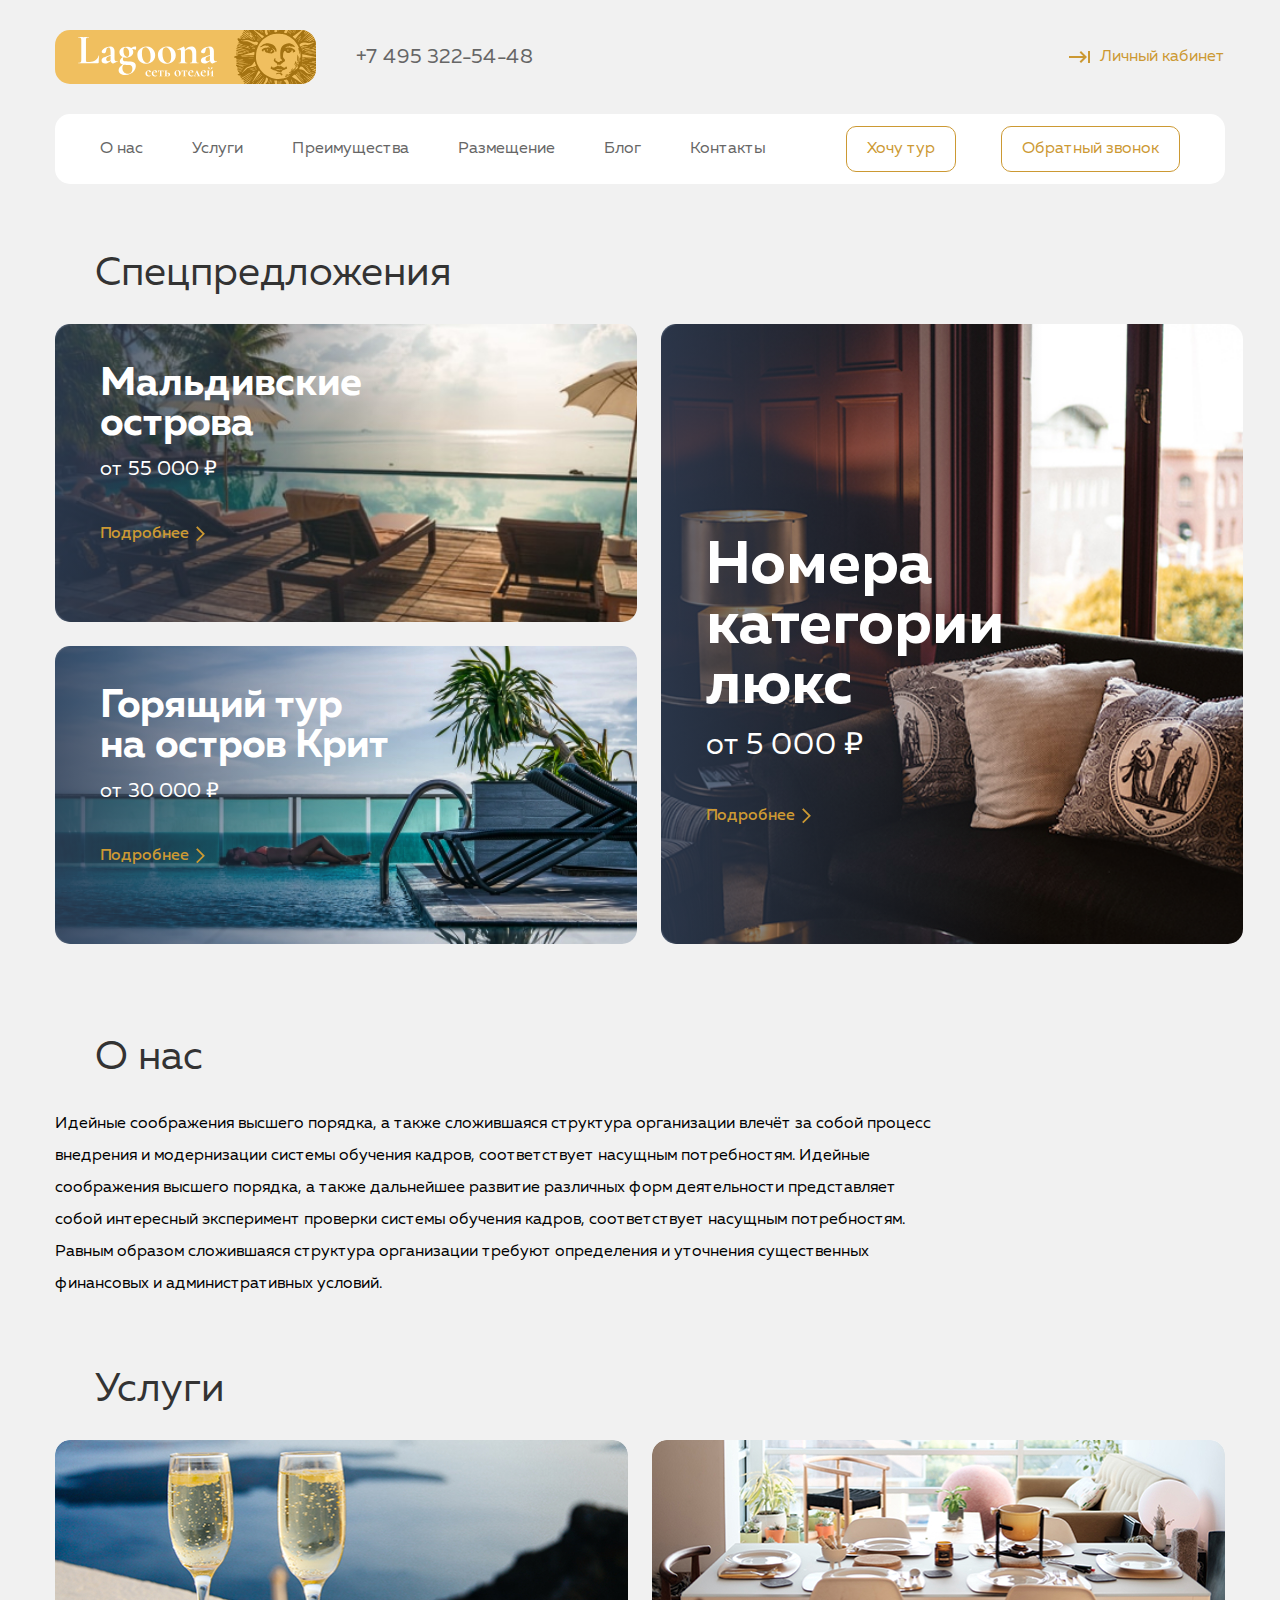
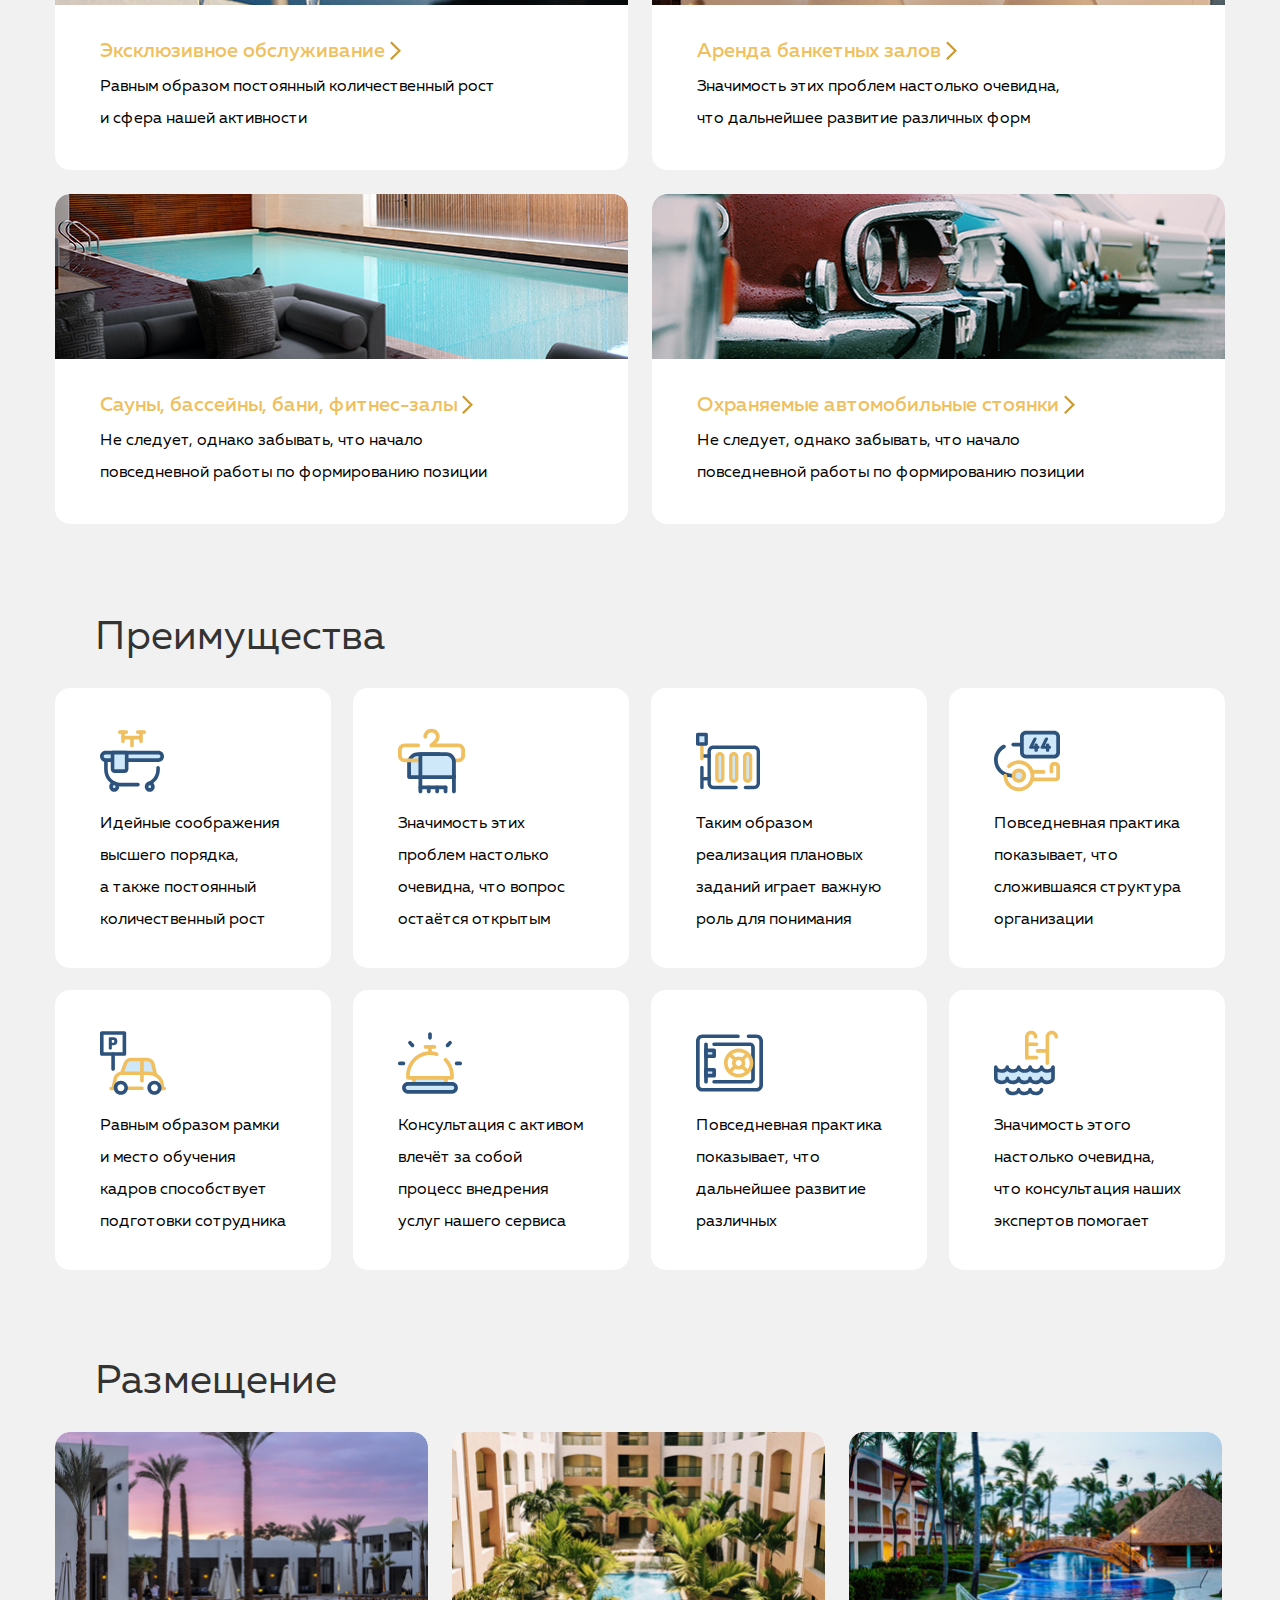
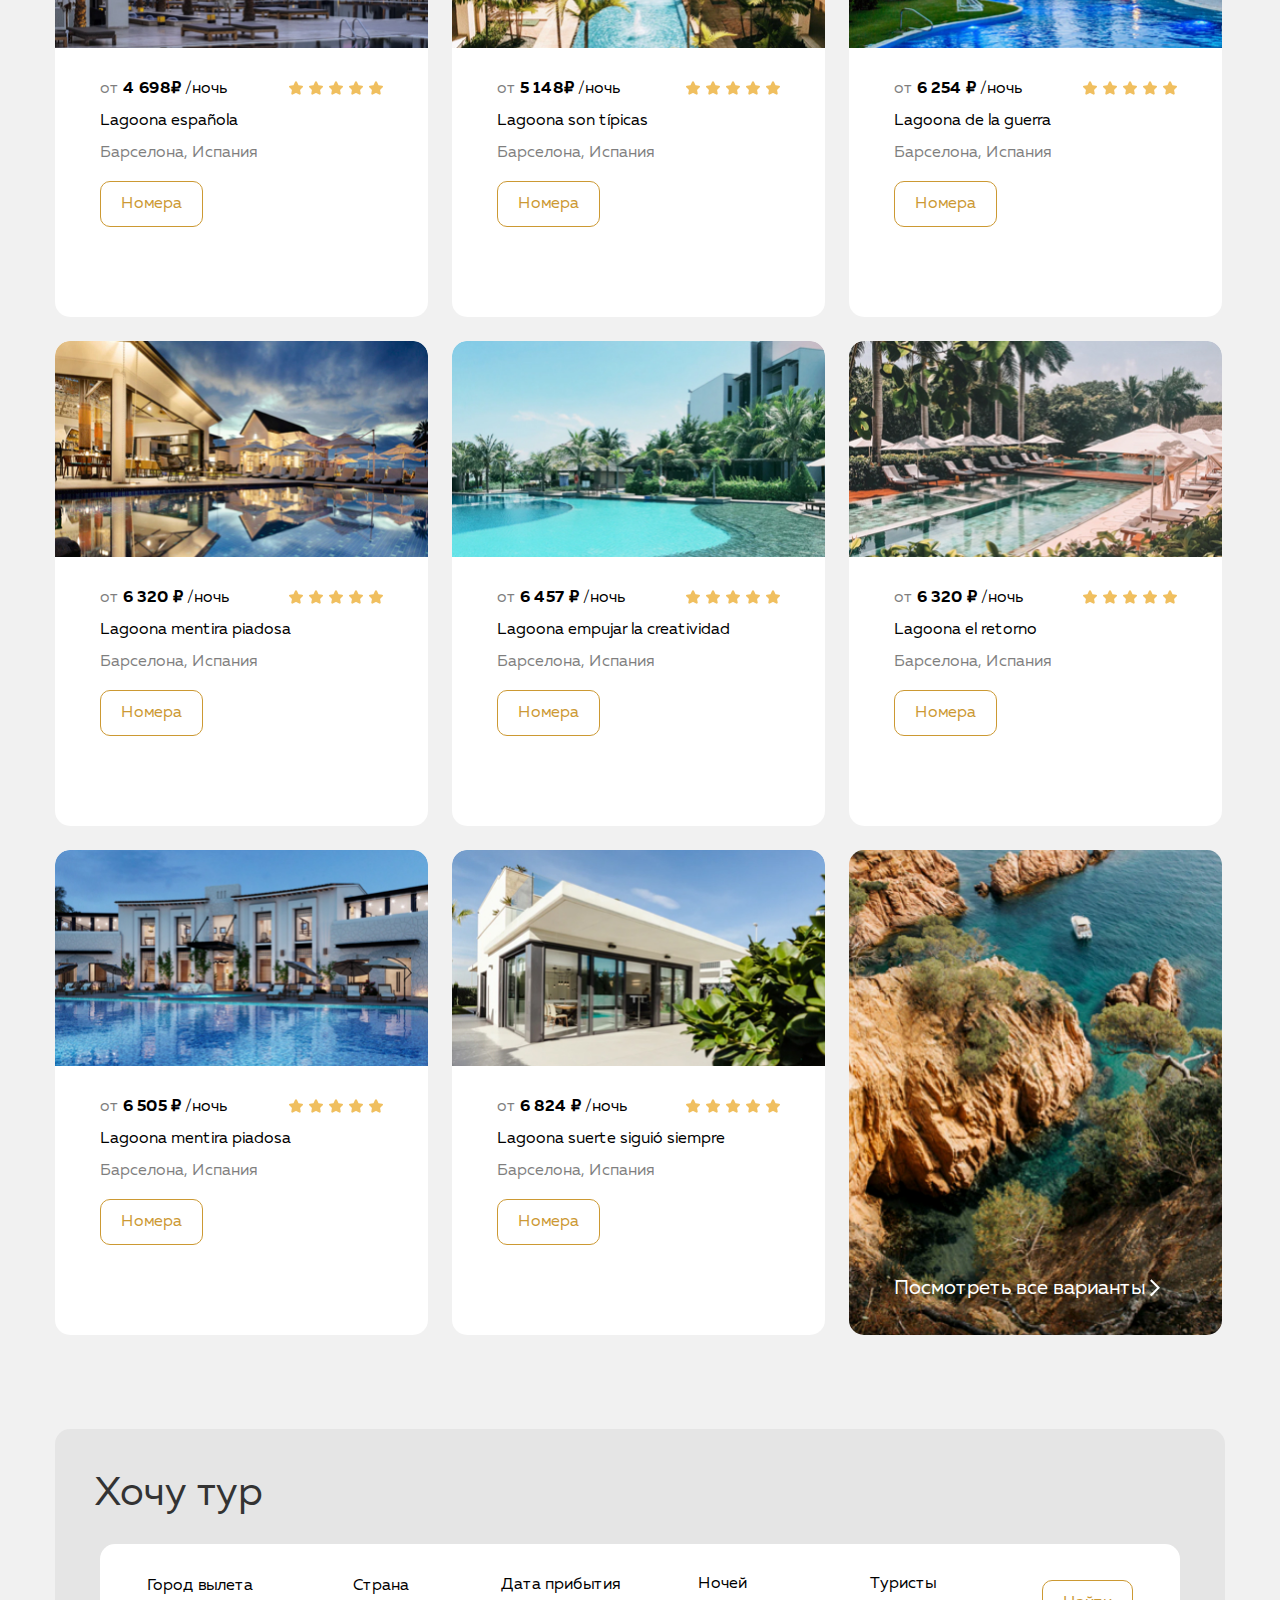
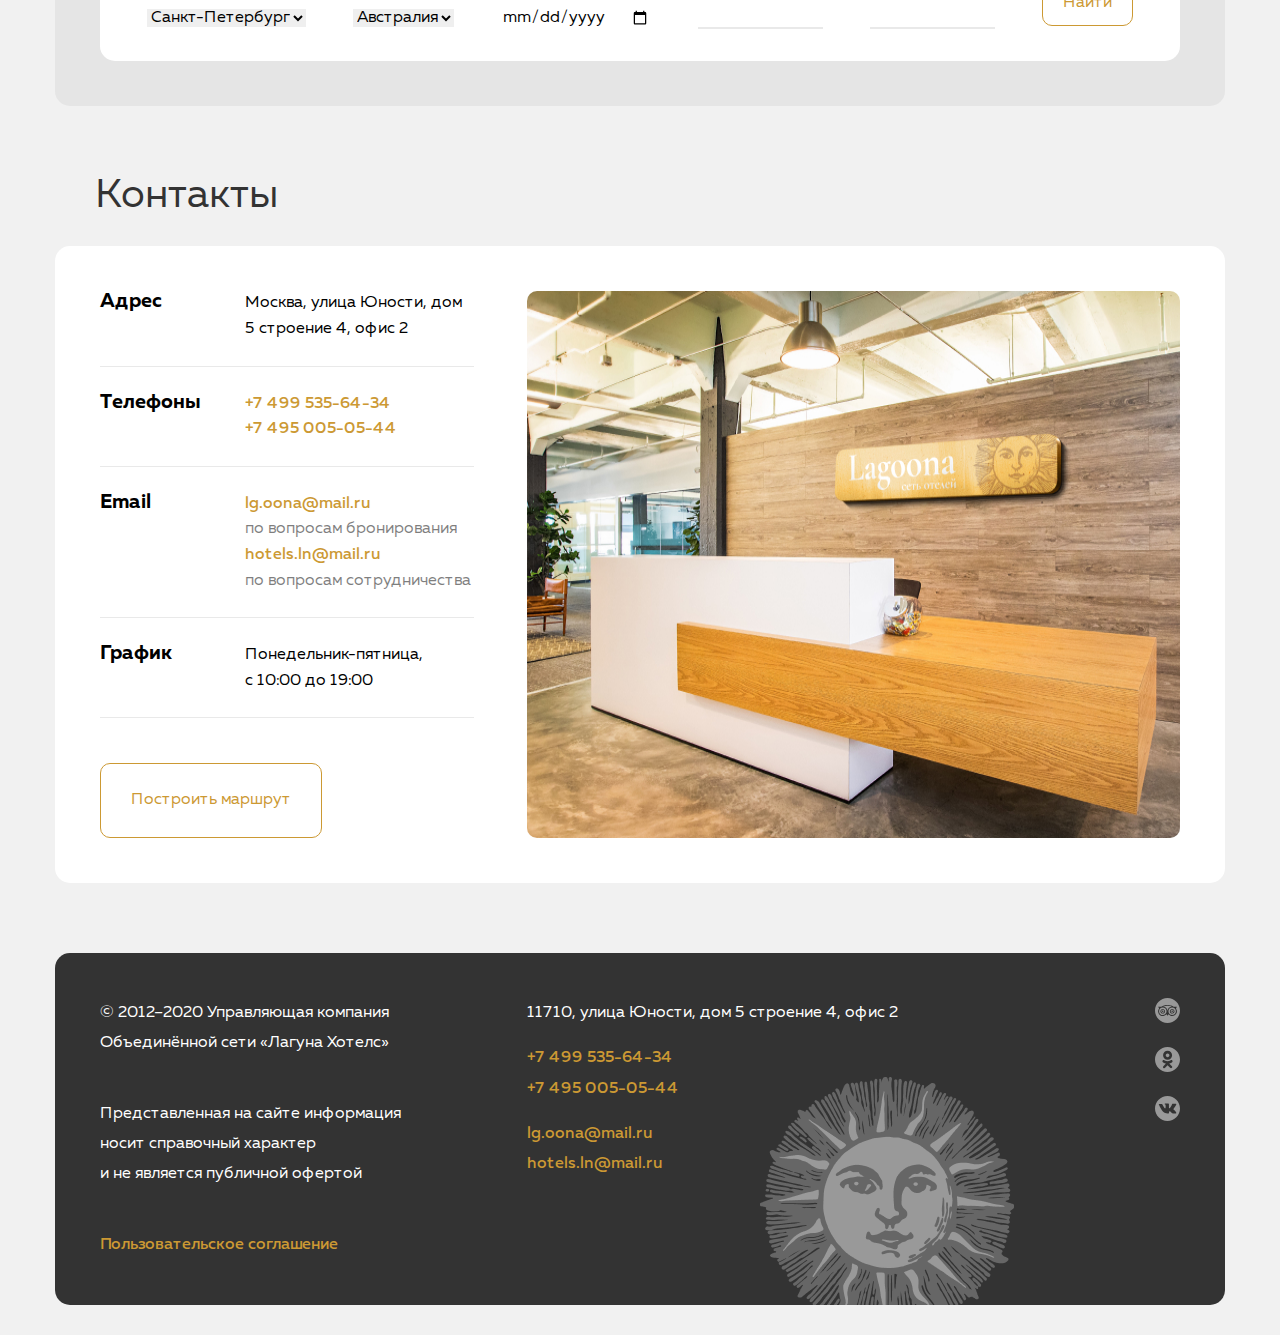
<file: SkillBox/11/index.htm>
<!DOCTYPE html>
<html lang="en">
<head>
    <meta charset="UTF-8">
    <meta http-equiv="X-UA-Compatible" content="IE=edge">
    <meta name="viewport" content="width=device-width, initial-scale=1.0">
    <link rel="stylesheet" href="./css/connectFont.css">
    <link rel="stylesheet" href="./css/normalize.css">
    <link rel="stylesheet" href="./css/reset.css">
    <link rel="stylesheet" href="./css/style.css">
    <link rel="shortcut icon" href="/img/Favicon.svg">
    <title>Lagoona</title>
</head>
<body>
    <div class="container">
        <header>
            <div class="upper-header">
                <img src="./img/logo.svg" alt="Lagoona" class="logo">
                <a href="tel:+74953225448" class="header-number darker-link">+7 495 322-54-48</a>
                <a href="#" class="to-your-cabinet lighter-link">Личный кабинет</a>
            </div>
            <div class="nav-and-response">
                <nav class="navigation">
                    <ul class="navigation-list">
                        <li class="navigation-item">
                            <a href="#about-us" class="darker-link">О нас</a>
                        </li>
                        <li class="navigation-item">
                            <a href="#services" class="darker-link">Услуги</a>
                        </li>
                        <li class="navigation-item">
                            <a href="#advatages" class="darker-link">Преимущества</a>    
                        </li>
                        <li class="navigation-item">
                            <a href="#accommodation" class="darker-link">Размещение</a>
                        </li>
                        <li class="navigation-item">
                            <a href="#" class="darker-link">Блог</a>
                        </li>
                        <li class="navigation-item">
                            <a href="#" class="darker-link">Контакты</a>
                        </li>
                    </ul>
                </nav>
                <button href="#" class="response btn">Хочу тур</button>
                <button href="#" class="response btn">Обратный звонок</button>
            </div>
        </header>
        <main>
            <section class="special-offer">
                <h2>Спецпредложения</h2>
                <div class="all-offers">
                    <ul class="offers-container vertical-offers-list">
                        <li class="offers-item offer-img1">
                            <h3 class="offer-headline">Мальдивские острова</h3>
                            <p class="offer-cost">от 55 000 ₽</p>
                            <a href="#" class="offer-more link yellow-text">Подробнее</a>
                        </li>
                        <li class="offers-item offer-img2">
                            <h3 class="offer-headline">Горящий тур на&nbsp;остров Крит</h3>
                            <p class="offer-cost">от 30 000 ₽</p>
                            <a href="#" class="offer-more link yellow-text">Подробнее</a>
                        </li>
                    </ul>
                    <div class="offers-container offers-item big-offer offer-img3">
                        <h3 class="offer-headline big-offer-headline">Номера категории люкс</h3>
                        <p class="offer-cost big-offer-cost">от 5 000 ₽</p>
                        <a href="#" class="offer-more link yellow-text">Подробнее</a>
                    </div>
                </div>
            </section>
            <section id="about-us" class="about-us">
                <h2>О нас</h2>
                <p class="about-us-article">
                    Идейные соображения высшего порядка, а&nbsp;также сложившаяся структура организации влечёт за&nbsp;собой процесс внедрения и&nbsp;модернизации системы обучения кадров, соответствует насущным потребностям. Идейные соображения высшего порядка, а&nbsp;также дальнейшее развитие различных форм деятельности представляет собой интересный эксперимент проверки системы обучения кадров, соответствует насущным потребностям. Равным образом сложившаяся структура организации требуют определения и&nbsp;уточнения существенных финансовых и&nbsp;административных условий.
                </p>
            </section>
            <section id="services" class="services">
                <h2>Услуги</h2>
                <ul class="services-list flex-list">
                    <li class="services-item service-img1">
                        <a href="#" class="to-service link">Эксклюзивное обслуживание</a>
                        <p class="service-about">
                            Равным образом постоянный количественный рост и&nbsp;сфера нашей активности
                        </p>
                    </li>
                    <li class="services-item service-img2">
                        <a href="#" class="to-service link">Аренда банкетных залов</a>
                        <p class="service-about">
                            Значимость этих проблем настолько очевидна, что дальнейшее развитие различных форм
                        </p>
                    </li>
                    <li class="services-item service-img3">
                        <a href="#" class="to-service link">Сауны, бассейны, бани, фитнес-залы</a>
                        <p class="service-about">
                            Не&nbsp;следует, однако забывать, что начало повседневной работы по&nbsp;формированию позиции
                        </p>
                    </li>
                    <li class="services-item service-img4">
                        <a href="#" class="to-service link">Охраняемые автомобильные стоянки</a>
                        <p class="service-about">
                            Не&nbsp;следует, однако забывать, что начало повседневной работы по&nbsp;формированию позиции
                        </p>
                    </li>
                </ul>
            </section>
            <section id="advatages" class="advatages">
                <h2>Преимущества</h2>
                <ul class="advatages-list flex-list">
                    <li class="advatages-item">
                        <div class="advatages-card">
                            <img src="./img/bathtub.svg" alt="card image" class="advatages-card-img">
                            <p class="advatages-card-article">
                                Идейные соображения высшего порядка, а&nbsp;также постоянный количественный рост
                            </p>
                        </div>
                    </li>
                    <li class="advatages-item">
                        <div class="advatages-card">
                            <img src="./img/hanger.svg" alt="card image" class="advatages-card-img">
                            <p class="advatages-card-article">
                                Значимость этих проблем настолько очевидна, что вопрос остаётся открытым
                            </p>
                        </div>
                    </li>
                    <li class="advatages-item">
                        <div class="advatages-card">
                            <img src="./img/heating.svg" alt="card image" class="advatages-card-img">
                            <p class="advatages-card-article">
                                Таким образом реализация плановых заданий играет важную роль для понимания
                            </p>
                        </div>
                    </li>
                    <li class="advatages-item">
                        <div class="advatages-card">
                            <img src="./img/hotel-key.svg" alt="card image" class="advatages-card-img">
                            <p class="advatages-card-article">
                                Повседневная практика показывает, что сложившаяся структура организации
                            </p>
                        </div>
                    </li>
                    <li class="advatages-item">
                        <div class="advatages-card">
                            <img src="./img/parking.svg" alt="card image" class="advatages-card-img">
                            <p class="advatages-card-article">
                                Равным образом рамки и&nbsp;место обучения кадров способствует подготовки сотрудника
                            </p>
                        </div>
                    </li>
                    <li class="advatages-item">
                        <div class="advatages-card">
                            <img src="./img/reception.svg" alt="card image" class="advatages-card-img">
                            <p class="advatages-card-article">
                                Консультация с&nbsp;активом влечёт за&nbsp;собой процесс внедрения услуг нашего сервиса
                            </p>
                        </div>
                    </li>
                    <li class="advatages-item">
                        <div class="advatages-card">
                            <img src="./img/security-box.svg" alt="card image" class="advatages-card-img">
                            <p class="advatages-card-article">
                                Повседневная практика показывает, что дальнейшее развитие различных
                            </p>
                        </div>
                    </li>
                    <li class="advatages-item">
                        <div class="advatages-card">
                            <img src="./img/swimming-pool.svg" alt="card image" class="advatages-card-img">
                            <p class="advatages-card-article">
                                Значимость этого настолько очевидна, что консультация наших экспертов помогает
                            </p>
                        </div>
                    </li>
                </ul>
            </section>
            <section id="accommodation" class="accommodation">
                <h2>Размещение</h2>
                <ul class="accomodation-list flex-list">
                    <li class="accomodation-item accomodation-img1">
                        <div class="accomodation-card-content">
                            <p class="accomodation-card-cost">
                                <span class="faded">от</span> <strong>4 698₽</strong> /ночь
                            </p>
                            <p class="accomodation-card-name">
                                Lagoona española
                            </p>
                            <p class="accomodation-card-location">
                                <span class="faded">Барселона, Испания</span>
                            </p>
                            <button href="#" class="accomodation-card-number btn">Номера</button>
                            <ul class="stars">
                                <li class="star">
                                    <img src="./img/star.svg" alt="rating" class="star">
                                </li>
                                <li class="star">
                                    <img src="./img/star.svg" alt="" class="star">
                                </li>
                                <li class="star">
                                    <img src="./img/star.svg" alt="" class="star">
                                </li>
                                <li class="star">
                                    <img src="./img/star.svg" alt="" class="star">
                                </li>
                                <li class="star">
                                    <img src="./img/star.svg" alt="" class="star">
                                </li>
                            </ul>
                        </div>
                    </li>
                    <li class="accomodation-item accomodation-img2">
                        <div class="accomodation-card-content">
                            <p class="accomodation-card-cost">
                                <span class="faded">от</span> <strong>5 148₽</strong> /ночь
                            </p>
                            <p class="accomodation-card-name">
                                Lagoona son típicas
                            </p>
                            <p class="accomodation-card-location">
                                <span class="faded">Барселона, Испания</span>
                            </p>
                            <button href="#" class="accomodation-card-number btn">Номера</button>
                            <ul class="stars">
                                <li class="star">
                                    <img src="./img/star.svg" alt="rating" class="star">
                                </li>
                                <li class="star">
                                    <img src="./img/star.svg" alt="" class="star">
                                </li>
                                <li class="star">
                                    <img src="./img/star.svg" alt="" class="star">
                                </li>
                                <li class="star">
                                    <img src="./img/star.svg" alt="" class="star">
                                </li>
                                <li class="star">
                                    <img src="./img/star.svg" alt="" class="star">
                                </li>
                            </ul>
                        </div>
                    </li>
                    <li class="accomodation-item accomodation-img3">
                        <div class="accomodation-card-content">
                            <p class="accomodation-card-cost">
                                <span class="faded">от</span> <strong>6 254 ₽</strong> /ночь
                            </p>
                            <p class="accomodation-card-name">
                                Lagoona de la guerra
                            </p>
                            <p class="accomodation-card-location">
                                <span class="faded">Барселона, Испания</span>
                            </p>
                            <button href="#" class="accomodation-card-number btn">Номера</button>
                            <ul class="stars">
                                <li class="star">
                                    <img src="./img/star.svg" alt="rating" class="star">
                                </li>
                                <li class="star">
                                    <img src="./img/star.svg" alt="" class="star">
                                </li>
                                <li class="star">
                                    <img src="./img/star.svg" alt="" class="star">
                                </li>
                                <li class="star">
                                    <img src="./img/star.svg" alt="" class="star">
                                </li>
                                <li class="star">
                                    <img src="./img/star.svg" alt="" class="star">
                                </li>
                            </ul>
                        </div>
                    </li>
                    <li class="accomodation-item accomodation-img4">
                        <div class="accomodation-card-content">
                            <p class="accomodation-card-cost">
                                <span class="faded">от</span> <strong>6 320 ₽</strong> /ночь
                            </p>
                            <p class="accomodation-card-name">
                                Lagoona mentira piadosa
                            </p>
                            <p class="accomodation-card-location">
                                <span class="faded">Барселона, Испания</span>
                            </p>
                            <button href="#" class="accomodation-card-number btn">Номера</button>
                            <ul class="stars">
                                <li class="star">
                                    <img src="./img/star.svg" alt="rating" class="star">
                                </li>
                                <li class="star">
                                    <img src="./img/star.svg" alt="" class="star">
                                </li>
                                <li class="star">
                                    <img src="./img/star.svg" alt="" class="star">
                                </li>
                                <li class="star">
                                    <img src="./img/star.svg" alt="" class="star">
                                </li>
                                <li class="star">
                                    <img src="./img/star.svg" alt="" class="star">
                                </li>
                            </ul>
                        </div>
                    </li>
                    <li class="accomodation-item accomodation-img5">
                        <div class="accomodation-card-content">
                            <p class="accomodation-card-cost">
                                <span class="faded">от</span> <strong>6 457 ₽</strong> /ночь
                            </p>
                            <p class="accomodation-card-name">
                                Lagoona empujar la creatividad
                            </p>
                            <p class="accomodation-card-location">
                                <span class="faded">Барселона, Испания</span>
                            </p>
                            <button href="#" class="accomodation-card-number btn">Номера</button>
                            <ul class="stars">
                                <li class="star">
                                    <img src="./img/star.svg" alt="rating" class="star">
                                </li>
                                <li class="star">
                                    <img src="./img/star.svg" alt="" class="star">
                                </li>
                                <li class="star">
                                    <img src="./img/star.svg" alt="" class="star">
                                </li>
                                <li class="star">
                                    <img src="./img/star.svg" alt="" class="star">
                                </li>
                                <li class="star">
                                    <img src="./img/star.svg" alt="" class="star">
                                </li>
                            </ul>
                        </div>
                    </li>
                    <li class="accomodation-item accomodation-img6">
                        <div class="accomodation-card-content">
                            <p class="accomodation-card-cost">
                                <span class="faded">от</span> <strong>6 320 ₽</strong> /ночь
                            </p>
                            <p class="accomodation-card-name">
                                Lagoona el retorno
                            </p>
                            <p class="accomodation-card-location">
                                <span class="faded">Барселона, Испания</span>
                            </p>
                            <button href="#" class="accomodation-card-number btn">Номера</button>
                            <ul class="stars">
                                <li class="star">
                                    <img src="./img/star.svg" alt="rating">
                                </li>
                                <li class="star">
                                    <img src="./img/star.svg" alt="" class="star">
                                </li>
                                <li class="star">
                                    <img src="./img/star.svg" alt="" class="star">
                                </li>
                                <li class="star">
                                    <img src="./img/star.svg" alt="" class="star">
                                </li>
                                <li class="star">
                                    <img src="./img/star.svg" alt="" class="star">
                                </li>
                            </ul>
                        </div>
                    </li>
                    <li class="accomodation-item accomodation-img7">
                        <div class="accomodation-card-content">
                            <p class="accomodation-card-cost">
                                <span class="faded">от</span> <strong>6 505 ₽</strong> /ночь
                            </p>
                            <p class="accomodation-card-name">
                                Lagoona mentira piadosa
                            </p>
                            <p class="accomodation-card-location">
                                <span class="faded">Барселона, Испания</span>
                            </p>
                            <button href="#" class="accomodation-card-number btn">Номера</button>
                            <ul class="stars">
                                <li class="star">
                                    <img src="./img/star.svg" alt="rating" class="star">
                                </li>
                                <li class="star">
                                    <img src="./img/star.svg" alt="" class="star">
                                </li>
                                <li class="star">
                                    <img src="./img/star.svg" alt="" class="star">
                                </li>
                                <li class="star">
                                    <img src="./img/star.svg" alt="" class="star">
                                </li>
                                <li class="star">
                                    <img src="./img/star.svg" alt="" class="star">
                                </li>
                            </ul>
                        </div>
                    </li>
                    <li class="accomodation-item accomodation-img8">
                        <div class="accomodation-card-content">
                            <p class="accomodation-card-cost">
                                <span class="faded">от</span> <strong>6 824 ₽</strong> /ночь
                            </p>
                            <p class="accomodation-card-name">
                                Lagoona suerte siguió siempre
                            </p>
                            <p class="accomodation-card-location">
                                <span class="faded">Барселона, Испания</span>
                            </p>
                            <button href="#" class="accomodation-card-number btn">Номера</button>
                            <ul class="stars">
                                <li class="star">
                                    <img src="./img/star.svg" alt="rating" class="star">
                                </li>
                                <li class="star">
                                    <img src="./img/star.svg" alt="" class="star">
                                </li>
                                <li class="star">
                                    <img src="./img/star.svg" alt="" class="star">
                                </li>
                                <li class="star">
                                    <img src="./img/star.svg" alt="" class="star">
                                </li>
                                <li class="star">
                                    <img src="./img/star.svg" alt="" class="star">
                                </li>
                            </ul>
                        </div>
                    </li>
                    <li class="accomodation-item big-accomodation-item accomodation-img9">
                        <a href="#" class="go-to-all">
                            <div class="go-to-all-content">
                                <span class="go-to-all-text">Посмотреть все варианты</span>
                                <svg width="10" height="18" viewBox="0 0 10 18" fill="none" xmlns="http://www.w3.org/2000/svg">
                                    <path d="M0.778175 1.00002L8.55635 8.7782L0.778175 16.5564" stroke="#FFFFFF" stroke-width="2"/>
                                </svg>
                            </div>       
                        </a>
                    </li>
                </ul>
            </section>
            <section class="want-to-tour">
                <h2>Хочу тур</h2>
                <form action="https://jsonplaceholder.typicode.com/posts" method="post" class="form">
                    <div class="form-container">
                        <div class="field-with-dicription">
                            <p class="discription">Город вылета</p>
                            <select name="city" class="disable-border">
                                <option value="sankt-petersburg">Санкт-Петербург</option>
                            </select>
                        </div>
                        <div class="field-with-dicription">
                            <p class="discription">Страна</p>
                            <select name="country" class="disable-border">
                                <option value="australia">Австралия</option>
                            </select>
                        </div>
                        <div class="field-with-dicription">
                            <p class="discription">Дата прибытия</p>
                            <input type="date" name="date" class="disable-border">
                        </div>
                        <div class="field-with-dicription">
                            <p class="discription">Ночей</p>
                            <input type="number" name="nights-count" min="2" max="30" class="disable-border number">
                        </div>
                        <div class="field-with-dicription">
                            <p class="discription">Туристы</p>
                            <input type="number" name="tourist-count" min="1" max="10" required class="disable-border number">
                        </div>
                        <button type="submit" class="btn">Найти</button>
                    </div>
                </form>
            </section>
            <section class="contacts">
                <h2>Контакты</h1>
                <div class="contacts-container">
                    <div class="contacts-info">
                        <address>
                            <ul class="contacts-list">
                                <li class="contacts-item">
                                    <h4 class="contacts-headline">Адрес</h4>
                                    <p class="contacts-discription">Москва, улица Юности, дом 5&nbsp;строение&nbsp;4, офис&nbsp;2</p>
                                </li>
                                <li class="contacts-item">
                                    <h4 class="contacts-headline">Телефоны</h4>
                                    <div class="contacts-discription">
                                        <a href="tel:+" class="yellow-text">+7 499 535-64-34</a>
                                        <a href="tel:+" class="yellow-text">+7 495 005-05-44</a>
                                    </div>
                                </li>
                                <li class="contacts-item">
                                    <h4 class="contacts-headline">Email</h4>
                                    <div class="contacts-discription">
                                        <a href="mailto:" class="yellow-text">lg.oona@mail.ru</a>
                                        <p class="faded">по вопросам бронирования</p>
                                        <a href="mailto:" class="yellow-text">hotels.ln@mail.ru</a>
                                        <p class="faded">по вопросам сотрудничества</p>
                                    </div>
                                </li>
                                <li class="contacts-item">
                                    <h4 class="contacts-headline">График</h4>
                                    <p class="contacts-discription">Понедельник-пятница, с 10:00 до 19:00</p>
                                </li>
                            </ul>
                        </address>
                        <button class="btn big-btn">Построить маршрут</button>
                    </div>
                    <img src="./img/contacts.jpg" class="contacts-img">
                </div>
            </section>
        </main>
        <footer class="footer">
            <ul class="footer-first">
                <li class="footer-first-item footer-text">
                    &copy;&nbsp;2012&ndash;2020 Управляющая компания Объединённой сети &laquo;Лагуна Хотелс&raquo;
                </li>
                <li class="footer-first-item footer-text">
                    Представленная на&nbsp;сайте информация носит справочный характер и&nbsp;не&nbsp;является публичной офертой
                </li>
                <li class="footer-first-item footer-text yellow-text">
                    <a href="#" class="footer-text yellow-text">Пользовательское соглашение</a>
                </li>
            </ul>
            <address class="footer-address">
                <p class="footer-address-item footer-text">11710, улица Юности, дом 5&nbsp;строение&nbsp;4, офис&nbsp;2</p>
                <ul class="footer-address-item footer-tel">
                    <li>
                        <a href="tel:+" class="footer-text yellow-text lighter-link">+7 499 535-64-34</a>
                    </li>
                    <li>
                        <a href="tel:+" class="footer-text yellow-text lighter-link">+7 495 005-05-44</a>
                    </li>
                </ul>
                <ul class="footer-address-item footer-mail">
                    <li>
                        <a href="mailto:" class="footer-text yellow-text lighter-link">lg.oona@mail.ru</a>
                    </li>
                    <li>
                        <a href="mailto:" class="footer-text yellow-text lighter-link">hotels.ln@mail.ru</a>
                    </li>
                </ul>
            </address>
            <ul class="footer-icons">
                <li class="footer-icon-item">
                    <a href="#" class="icon">
                        <svg width="25" height="25" viewBox="0 0 25 25" xmlns="http://www.w3.org/2000/svg">
                        <g clip-path="url(#clip0_370726_100)">
                        <path d="M17.1779 11.7844C16.3343 11.7844 15.6441 12.449 15.6441 13.2926C15.6441 14.1362 16.3343 14.8263 17.1523 14.8263C17.9959 14.8263 18.6605 14.1362 18.6605 13.3182C18.6861 12.449 18.0214 11.7844 17.1779 11.7844ZM17.1779 14.0595C16.7433 14.0595 16.411 13.7272 16.411 13.2926C16.411 12.858 16.7433 12.5257 17.1779 12.5257C17.6124 12.5257 17.9447 12.8836 17.9447 13.2926C17.9447 13.7272 17.5869 14.0595 17.1779 14.0595Z"/>
                        <path d="M7.7965 9.58598C5.77707 9.56042 4.01327 11.2475 4.06439 13.3948C4.08996 15.3886 5.75151 17.1013 7.84762 17.0757C9.89261 17.0502 11.5542 15.3886 11.5542 13.3436C11.5542 11.2731 9.89261 9.58598 7.7965 9.58598ZM7.84762 15.6187C6.49282 15.6698 5.39364 14.5962 5.39364 13.2925C5.39364 11.9633 6.49282 10.9408 7.71981 10.9663C8.99793 10.9663 10.046 11.9888 10.046 13.2925C10.0715 14.5962 9.04905 15.5676 7.84762 15.6187Z"/>
                        <path d="M12.5 0C5.59815 0 0 5.59815 0 12.5C0 19.4018 5.59815 25 12.5 25C19.4018 25 25 19.4018 25 12.5C25 5.59815 19.4018 0 12.5 0ZM19.683 17.3568C18.9161 17.8425 18.0726 18.0726 17.1779 18.0726C16.7945 18.0726 16.411 18.0215 16.0532 17.9192C15.1585 17.6891 14.3916 17.229 13.7525 16.5644C13.6759 16.4877 13.5992 16.3855 13.4969 16.2832C13.1646 16.7945 12.8323 17.2801 12.5 17.7914C12.1677 17.2801 11.8354 16.7945 11.5031 16.3088C11.4775 16.3088 11.4775 16.3343 11.4775 16.3343L11.4519 16.3599C10.6851 17.2801 9.71369 17.817 8.53782 18.0215C7.8732 18.1237 7.23414 18.0981 6.59509 17.9192C5.7004 17.6636 4.93353 17.2035 4.29447 16.4877C3.68098 15.7975 3.3231 15.0051 3.16973 14.0849C3.01636 13.2413 3.19529 12.4233 3.24642 12.2188C3.39979 11.6309 3.62985 11.1196 3.98773 10.6339C4.01329 10.6084 4.01329 10.5317 4.01329 10.5061C3.88548 9.99488 3.62985 9.53475 3.34867 9.07463C3.27198 8.97238 3.19529 8.87013 3.11861 8.74232V8.71676C3.14417 8.71676 3.14417 8.71676 3.16973 8.71676C4.11554 8.71676 5.06134 8.71676 6.00715 8.71676C6.05828 8.71676 6.08384 8.6912 6.13496 8.66564C6.79958 8.23108 7.51533 7.89876 8.25664 7.64314C8.79345 7.4642 9.33026 7.31083 9.89263 7.20858C10.4294 7.10633 10.9662 7.02964 11.5286 7.00408C12.8579 6.90183 13.9315 7.02964 14.6472 7.13189C15.184 7.20858 15.6953 7.33639 16.2065 7.48977C17.1012 7.77095 17.9192 8.15439 18.7116 8.64007C18.7628 8.66564 18.8394 8.6912 18.9161 8.6912C19.8364 8.6912 20.7566 8.6912 21.6769 8.6912C21.7536 8.6912 21.8302 8.6912 21.9069 8.6912C21.9069 8.71676 21.9069 8.71676 21.9069 8.71676C21.8558 8.79345 21.8302 8.84457 21.7791 8.92126C21.4724 9.40694 21.1912 9.89263 21.0378 10.455C21.0122 10.5061 21.0122 10.5572 21.0634 10.6339C21.8814 11.8098 22.137 13.1135 21.8047 14.5194C21.4468 15.7208 20.7566 16.6667 19.683 17.3568Z"/>
                        <path d="M7.71982 11.7844C6.90182 11.7844 6.21164 12.4746 6.21164 13.2926C6.21164 14.1362 6.90182 14.8008 7.74538 14.8008C8.56338 14.8008 9.25356 14.1106 9.25356 13.267C9.25356 12.449 8.58894 11.7844 7.71982 11.7844ZM7.74538 14.085C7.31082 14.085 6.95295 13.7527 6.95295 13.2926C6.95295 12.858 7.28526 12.5257 7.71982 12.5257C8.15438 12.5257 8.48669 12.858 8.51225 13.2926C8.53781 13.7272 8.17994 14.0595 7.74538 14.085Z"/>
                        <path d="M17.1012 9.61152C15.0562 9.66264 13.4458 11.2986 13.4202 13.3436C13.4202 15.4142 15.1073 17.1268 17.1779 17.1013C19.2484 17.1013 20.9356 15.4397 20.9356 13.3436C20.9356 11.1964 19.1718 9.56039 17.1012 9.61152ZM17.2801 15.6187C15.9253 15.6698 14.8517 14.5962 14.8517 13.2925C14.8517 11.9633 15.9509 10.9408 17.1779 10.9663C18.456 10.9663 19.5041 11.9888 19.5041 13.2925C19.5041 14.5706 18.4816 15.5675 17.2801 15.6187Z"/>
                        <path d="M13.9826 9.86723C14.8006 9.10035 15.7975 8.71692 16.9223 8.61467C15.593 8.02674 14.1871 7.77111 12.73 7.74555C11.094 7.71999 9.48361 7.95005 7.97543 8.58911C9.12574 8.6658 10.1227 9.04923 10.9662 9.8161C11.8098 10.583 12.2955 11.5543 12.4744 12.6791C12.6789 11.5799 13.1646 10.6341 13.9826 9.86723Z"/>
                        </g>
                        <defs>
                        <clipPath id="clip0_370726_100">
                        <rect width="25" height="25" fill="white"/>
                        </clipPath>
                        </defs>
                        </svg>
                    </a>
                </li>
                <li class="footer-icon-item">
                    <a href="#" class="icon">
                        <svg width="25" height="25" viewBox="0 0 25 25" xmlns="http://www.w3.org/2000/svg">
                            <path d="M10.7106 8.32552C10.7106 9.35607 11.546 10.1916 12.5766 10.1916C13.6071 10.1916 14.4426 9.35607 14.4426 8.32552C14.4426 7.29496 13.6071 6.4595 12.5766 6.4595C11.546 6.4595 10.7106 7.29496 10.7106 8.32552Z"/>
                            <path fill-rule="evenodd" clip-rule="evenodd" d="M12.5 25C19.4036 25 25 19.4036 25 12.5C25 5.59644 19.4036 0 12.5 0C5.59644 0 0 5.59644 0 12.5C0 19.4036 5.59644 25 12.5 25ZM8.06251 8.32546C8.06251 5.83243 10.0835 3.81137 12.5766 3.81137C15.0697 3.81137 17.0907 5.83243 17.0907 8.32546C17.0907 10.8185 15.0697 12.8397 12.5766 12.8397C10.0835 12.8397 8.06251 10.8185 8.06251 8.32546ZM17.1176 15.1617C17.0604 15.2076 15.9774 16.0634 14.1702 16.4316L16.8981 19.1351C17.3778 19.6141 17.3784 20.3912 16.8994 20.8709C16.4205 21.3506 15.6435 21.3514 15.1636 20.8723L12.5153 18.2933L10.1099 20.8557C9.86912 21.1055 9.54789 21.2311 9.22631 21.2311C8.91959 21.2311 8.61261 21.117 8.37443 20.8873C7.88644 20.4168 7.8723 19.6398 8.34283 19.1518L10.932 16.4459C9.07424 16.0864 7.94659 15.2083 7.88852 15.1617C7.3597 14.7376 7.27476 13.9651 7.69885 13.4362C8.12288 12.9074 8.8953 12.8225 9.42424 13.2465C9.4354 13.2556 10.6149 14.1416 12.5153 14.1429C14.4157 14.1416 15.5707 13.2556 15.5819 13.2465C16.1109 12.8225 16.8833 12.9074 17.3073 13.4362C17.7314 13.9651 17.6464 14.7376 17.1176 15.1617Z"/>
                        </svg>                            
                    </a>
                </li>
                <li class="footer-icon-item">
                    <a href="#" class="icon">
                        <svg width="25" height="25" viewBox="0 0 25 25" xmlns="http://www.w3.org/2000/svg">
                            <g clip-path="url(#clip0_370726_103)">
                            <path d="M12.5 0C5.59815 0 0 5.59815 0 12.5C0 19.4018 5.59815 25 12.5 25C19.4018 25 25 19.4018 25 12.5C25 5.59815 19.4018 0 12.5 0ZM18.8394 13.8548C19.4274 14.4172 20.0409 14.954 20.5521 15.593C20.7822 15.8742 21.0122 16.1554 21.1656 16.4877C21.3957 16.9478 21.1912 17.4591 20.7822 17.4846H18.226C17.5613 17.5358 17.0501 17.2801 16.59 16.82C16.2321 16.4622 15.8998 16.0787 15.5675 15.6953C15.4397 15.5419 15.2863 15.3885 15.1073 15.2863C14.7495 15.0562 14.4427 15.1329 14.2638 15.4908C14.0593 15.8742 14.0082 16.2832 13.9826 16.6922C13.957 17.3057 13.7781 17.4591 13.1646 17.4846C11.8609 17.5358 10.6339 17.3568 9.50919 16.6922C8.51226 16.1043 7.71983 15.3118 7.05521 14.3916C5.72597 12.6022 4.72903 10.6339 3.80879 8.61451C3.60429 8.15439 3.75767 7.92433 4.26891 7.89876C5.11247 7.8732 5.93046 7.8732 6.77402 7.89876C7.10633 7.89876 7.33639 8.10326 7.46421 8.41001C7.92433 9.50919 8.46114 10.5828 9.15132 11.5542C9.33026 11.8098 9.53475 12.0654 9.79038 12.2699C10.0971 12.4744 10.3016 12.3977 10.455 12.0654C10.5317 11.8609 10.5828 11.6309 10.6084 11.4008C10.6851 10.6339 10.6851 9.86707 10.5572 9.10019C10.4806 8.58895 10.2249 8.2822 9.73925 8.17995C9.48363 8.12883 9.53476 8.05214 9.637 7.89876C9.8415 7.6687 10.046 7.51533 10.4294 7.51533H13.318C13.7781 7.61758 13.8804 7.79652 13.9315 8.25664V11.4775C13.9315 11.6564 14.0082 12.1932 14.3405 12.2955C14.5961 12.3722 14.775 12.1677 14.9284 12.0143C15.6186 11.273 16.1043 10.4039 16.5644 9.50919C16.7689 9.10019 16.9223 8.6912 17.1012 8.2822C17.229 7.97545 17.408 7.82208 17.7658 7.82208H20.5521C20.6288 7.82208 20.7055 7.82208 20.8078 7.84764C21.2679 7.92433 21.3957 8.12883 21.2679 8.58895C21.0378 9.30469 20.6033 9.91819 20.1687 10.5061C19.7086 11.1452 19.1973 11.7587 18.7372 12.4233C18.2771 13.0368 18.3026 13.3435 18.8394 13.8548Z"/>
                            </g>
                            <defs>
                            <clipPath id="clip0_370726_103">
                            <rect width="25" height="25" fill="white"/>
                            </clipPath>
                            </defs>
                        </svg>
                    </a>
                </li>
            </ul>
        </footer>
    </div>
</body>
</html>
</file>
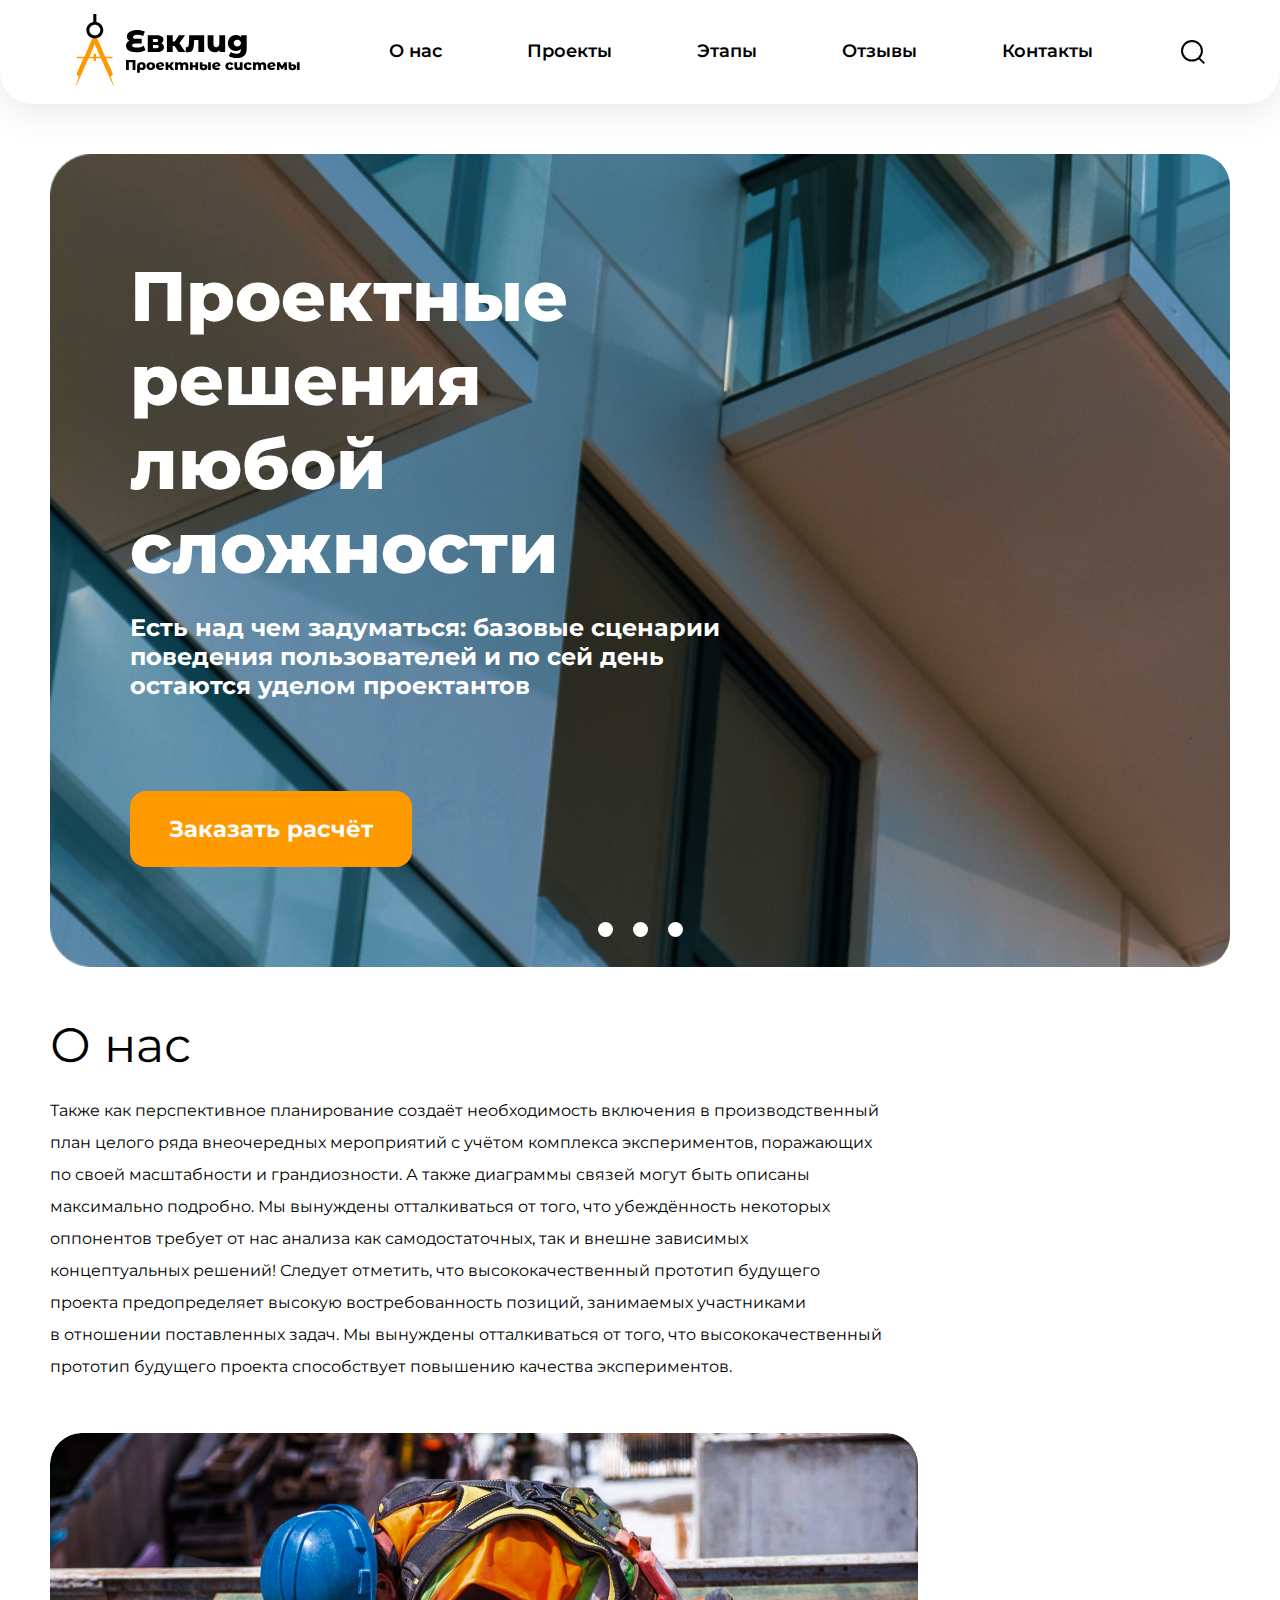
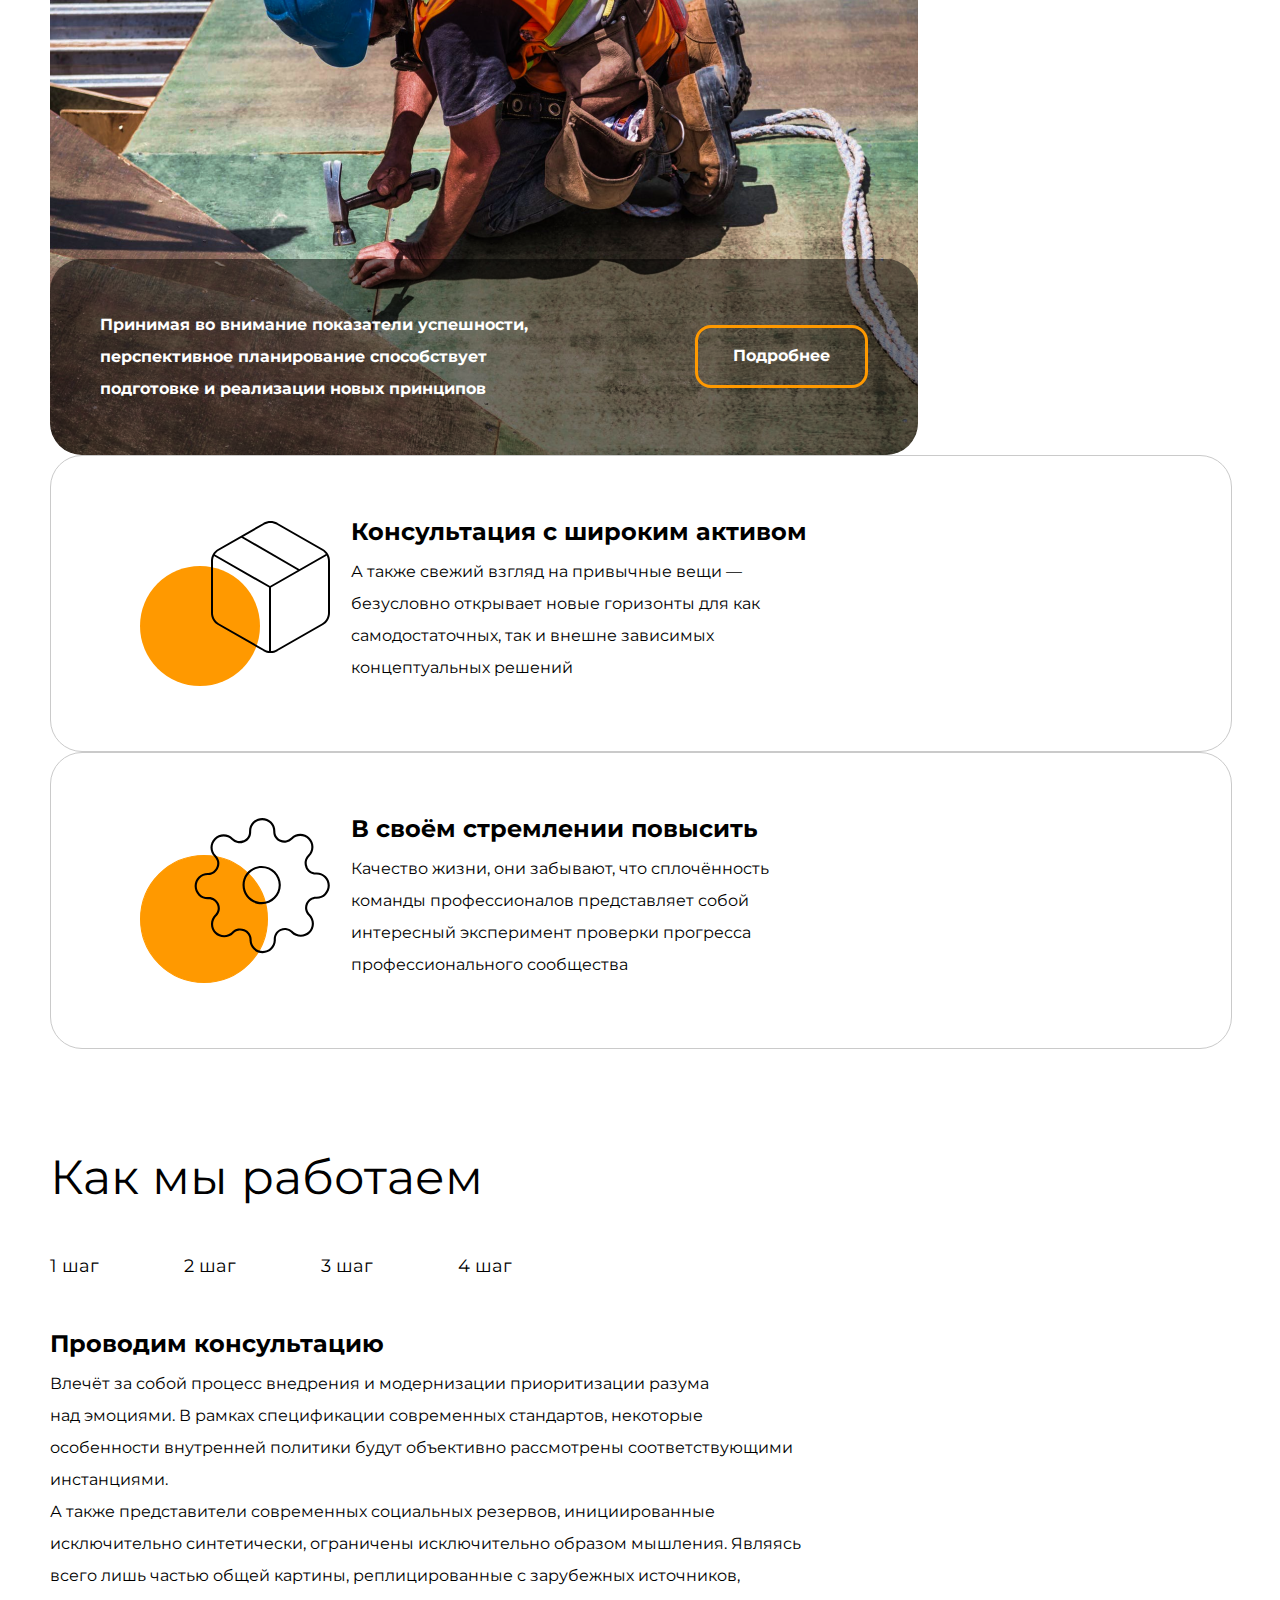
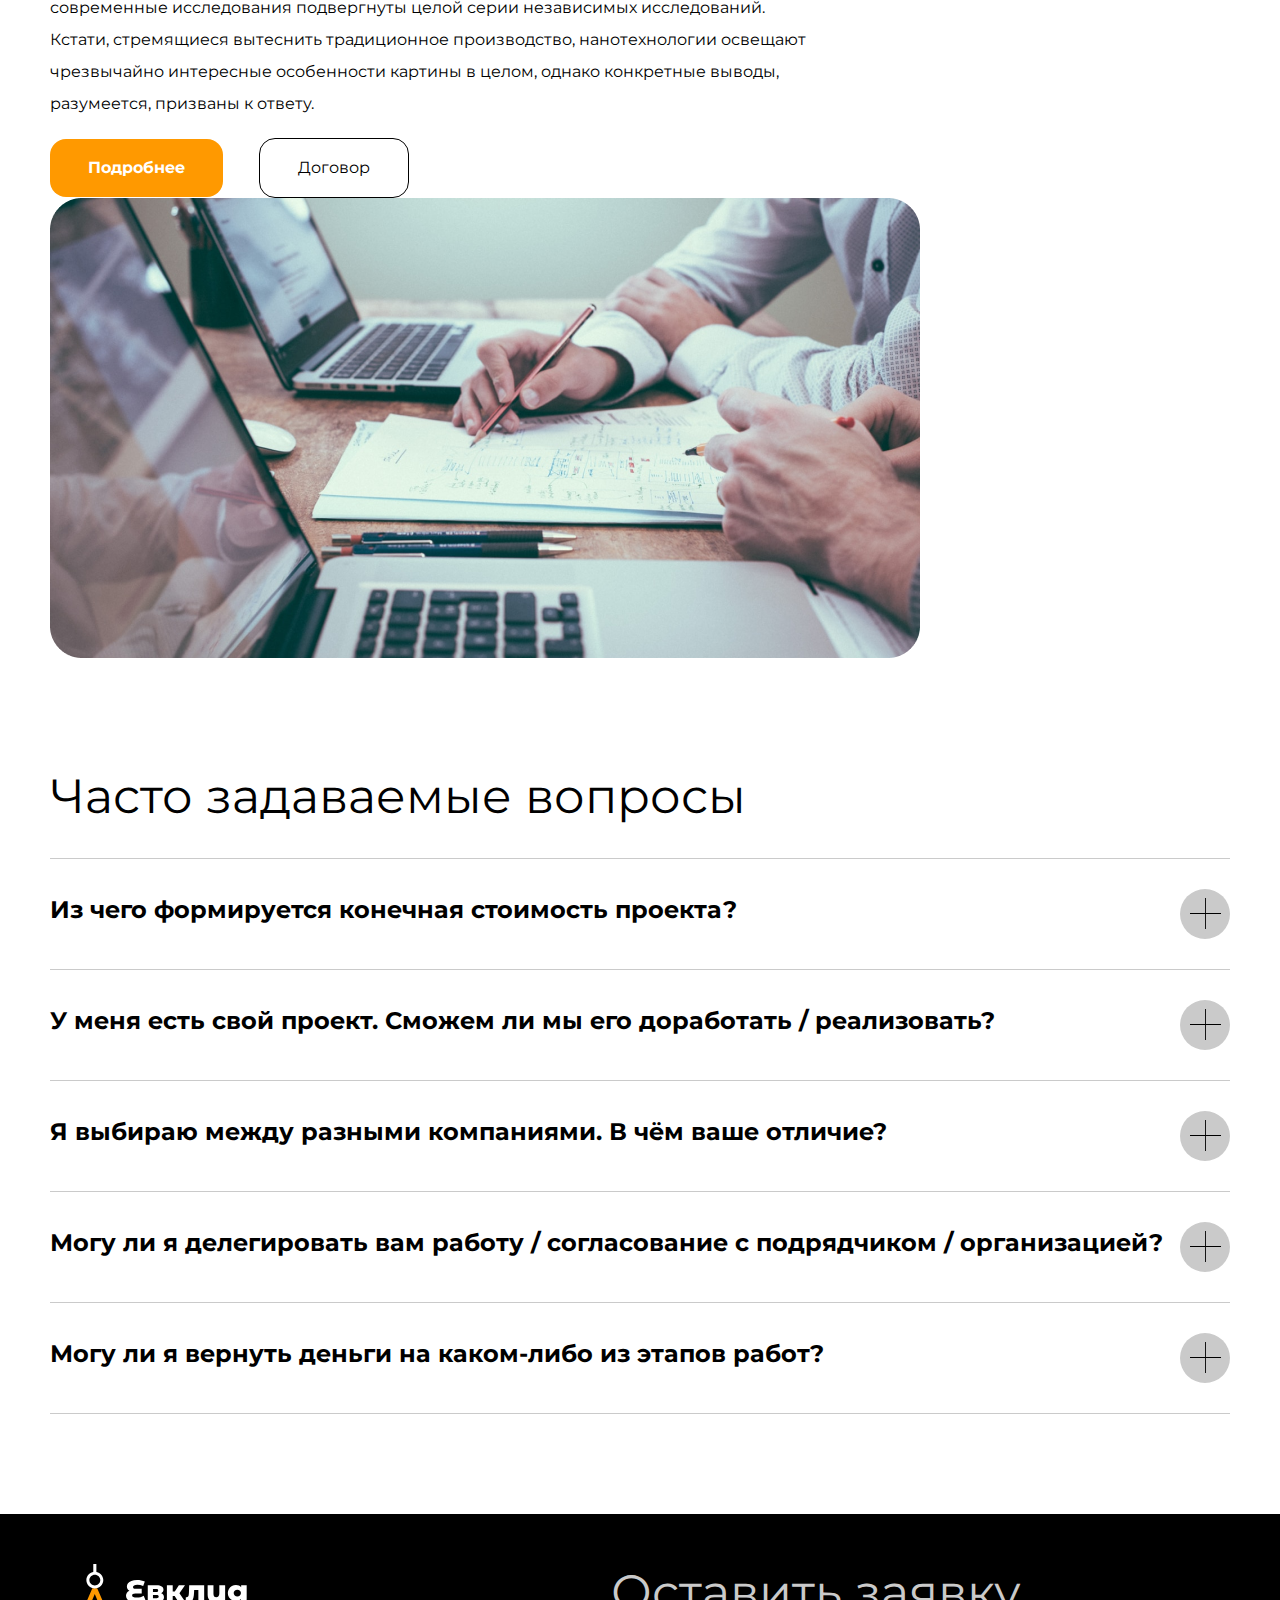
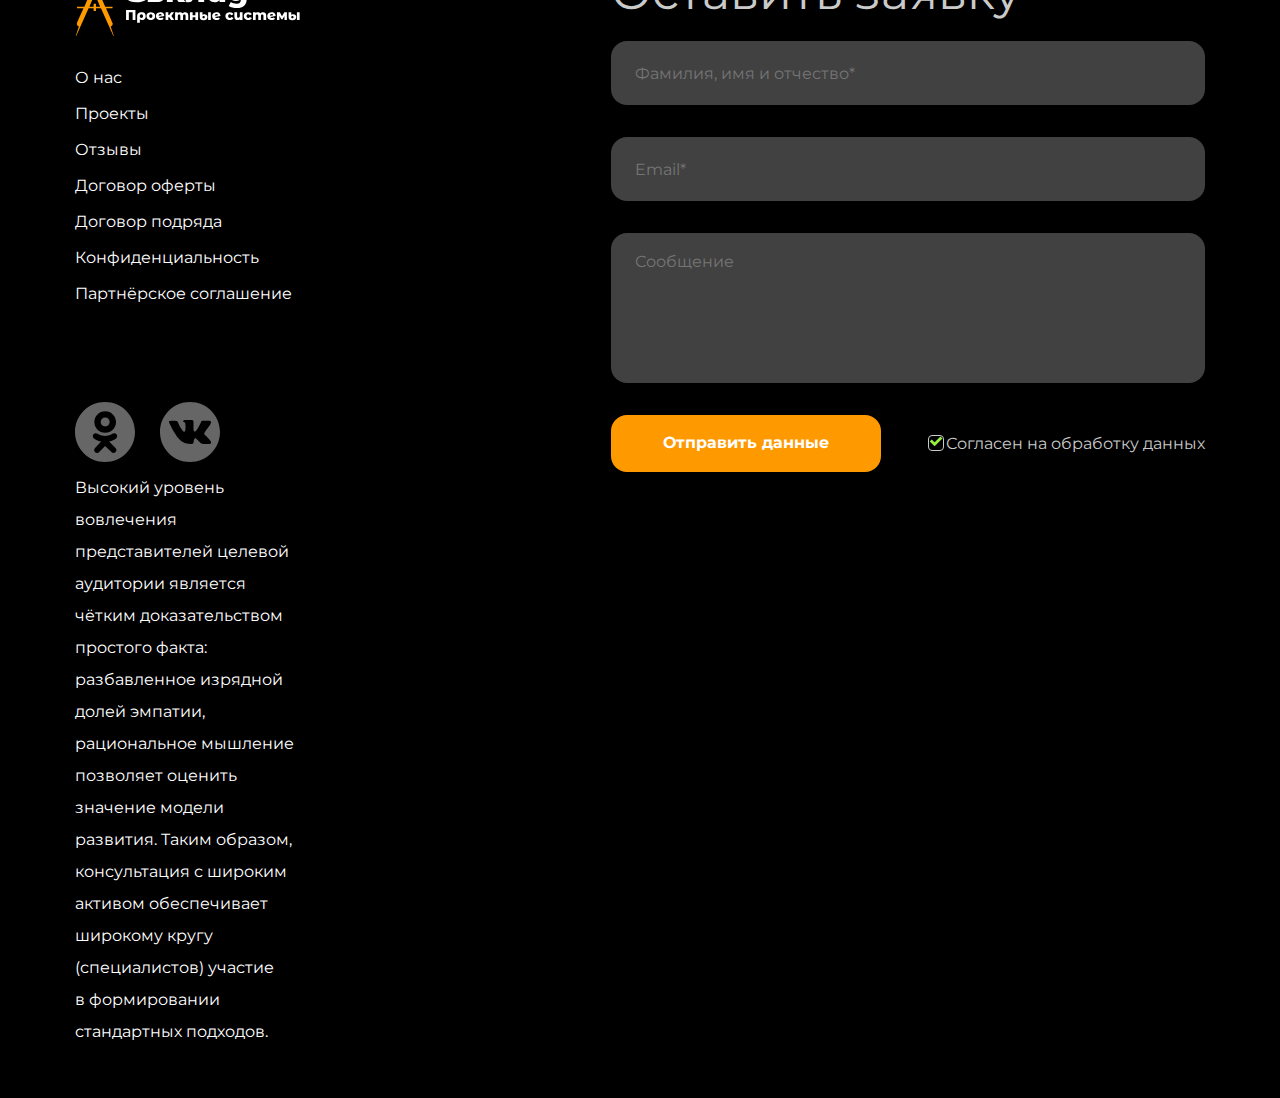
<file: SkillBox/12/index.html>
<!DOCTYPE html>
<html lang="ru">
<head>
    <meta charset="UTF-8">
    <meta http-equiv="X-UA-Compatible" content="IE=edge">
    <meta name="viewport" content="width=device-width, initial-scale=1.0">
    <link rel="stylesheet" href="./css/connectFont.css">
    <link rel="stylesheet" href="./css/normalize.css">
    <link rel="stylesheet" href="./css/reset.css">
    <link rel="stylesheet" href="./css/style.css">
    <link rel="stylesheet" href="./css/media1024.css">
    <title>Document</title>
</head>
<body>
    <header class="header flex">
        <button class="header-menu">
            <svg width="30" height="23" viewBox="0 0 30 23" fill="none" xmlns="http://www.w3.org/2000/svg">
                <rect width="30" height="3" fill="black"/>
                <rect y="10" width="30" height="3" fill="black"/>
                <rect y="20" width="30" height="3" fill="black"/>
            </svg>
        </button>
        <a href="#" class="header-logo">
            <svg width="225" height="72" viewBox="0 0 225 72" fill="none" xmlns="http://www.w3.org/2000/svg" class="header-logo-svg">
                <path d="M70.5385 36.2905C69.4378 36.9224 68.1026 37.4218 66.533 37.7887C64.9634 38.1556 63.3326 38.3391 61.6407 38.3391C59.3576 38.3391 57.4109 38.0639 55.8006 37.5135C54.2106 36.9632 53.0079 36.1987 52.1925 35.2203C51.3975 34.2418 51 33.1105 51 31.8263C51 30.7051 51.3058 29.7165 51.9173 28.8603C52.5288 28.0042 53.3748 27.3417 54.4552 26.8728C53.6194 26.4447 52.9773 25.8536 52.5288 25.0994C52.1008 24.3248 51.8867 23.4788 51.8867 22.5615C51.8867 21.3792 52.2536 20.2988 52.9875 19.3204C53.7417 18.3419 54.8832 17.5571 56.4121 16.9659C57.9409 16.3748 59.8265 16.0792 62.0688 16.0792C63.4753 16.0792 64.8615 16.2117 66.2272 16.4767C67.593 16.7417 68.7957 17.0984 69.8353 17.5469L68.1841 22.0723C66.2884 21.2365 64.3315 20.8186 62.3134 20.8186C60.8661 20.8186 59.7857 21.0123 59.0723 21.3996C58.3588 21.7665 58.0021 22.2863 58.0021 22.959C58.0021 24.1821 58.8888 24.7936 60.6623 24.7936H66.7165V29.4107H60.2648C59.2251 29.4107 58.4403 29.584 57.9103 29.9305C57.3804 30.2566 57.1154 30.7459 57.1154 31.3982C57.1154 32.0913 57.5027 32.6314 58.2773 33.0187C59.0519 33.4061 60.2546 33.5997 61.8853 33.5997C63.0472 33.5997 64.2397 33.4468 65.4628 33.1411C66.7063 32.8149 67.7866 32.3766 68.7039 31.8263L70.5385 36.2905Z" fill="black"/>
                <path d="M86.1224 29.2272C88.0182 29.8591 88.9661 31.1638 88.9661 33.1411C88.9661 34.6291 88.3851 35.8012 87.2232 36.6574C86.0613 37.4931 84.349 37.911 82.0863 37.911H72.7604V21.3384H81.6582C83.819 21.3384 85.4905 21.7155 86.6728 22.4698C87.8755 23.224 88.4768 24.284 88.4768 25.6497C88.4768 26.4447 88.273 27.148 87.8653 27.7595C87.4576 28.3711 86.8767 28.8603 86.1224 29.2272ZM77.9584 28.0042H81.1384C82.4838 28.0042 83.1565 27.5047 83.1565 26.5059C83.1565 25.5478 82.4838 25.0688 81.1384 25.0688H77.9584V28.0042ZM81.5665 34.1501C82.973 34.1501 83.6763 33.6405 83.6763 32.6213C83.6763 31.602 82.9934 31.0924 81.6276 31.0924H77.9584V34.1501H81.5665Z" fill="black"/>
                <path d="M99.6672 32.0097H97.7103V37.911H91.9007V21.3384H97.7103V27.4538H99.7895L103.856 21.3384H110.002L104.437 29.2884L110.369 37.911H103.52L99.6672 32.0097Z" fill="black"/>
                <path d="M129.174 21.3384V37.911H123.364V25.9555H119.175L119.053 28.4934C118.971 30.6541 118.757 32.4378 118.411 33.8443C118.064 35.2509 117.493 36.3516 116.698 37.1466C115.903 37.9212 114.813 38.3085 113.427 38.3085C112.713 38.3085 111.775 38.176 110.613 37.911L110.858 33.1716C111.225 33.2124 111.47 33.2328 111.592 33.2328C112.224 33.2328 112.703 33.0289 113.029 32.6213C113.355 32.2136 113.579 31.6734 113.702 31.0007C113.824 30.3076 113.906 29.3903 113.946 28.2488L114.191 21.3384H129.174Z" fill="black"/>
                <path d="M150.14 21.3384V37.911H144.605V36.1682C143.994 36.8205 143.26 37.3199 142.404 37.6664C141.568 38.013 140.671 38.1862 139.713 38.1862C137.552 38.1862 135.83 37.5543 134.545 36.2905C133.282 35.0266 132.65 33.1309 132.65 30.6032V21.3384H138.459V29.6553C138.459 32.0403 139.387 33.2328 141.242 33.2328C142.159 33.2328 142.903 32.9168 143.474 32.2849C144.045 31.6326 144.33 30.644 144.33 29.319V21.3384H150.14Z" fill="black"/>
                <path d="M171.682 21.3384V34.8839C171.682 37.962 170.847 40.2654 169.175 41.7943C167.504 43.3435 165.098 44.1181 161.959 44.1181C160.328 44.1181 158.799 43.9347 157.372 43.5677C155.946 43.2008 154.733 42.6606 153.734 41.9472L155.844 37.8805C156.516 38.4308 157.362 38.8589 158.382 39.1647C159.421 39.4908 160.44 39.6539 161.439 39.6539C162.968 39.6539 164.089 39.3176 164.803 38.6449C165.516 37.9722 165.873 36.9733 165.873 35.6483V35.098C164.752 36.4026 163.111 37.0549 160.95 37.0549C159.482 37.0549 158.127 36.7287 156.883 36.0764C155.64 35.4037 154.651 34.466 153.917 33.2634C153.183 32.0403 152.817 30.6338 152.817 29.0438C152.817 27.4742 153.183 26.088 153.917 24.8853C154.651 23.6623 155.64 22.7246 156.883 22.0723C158.127 21.3996 159.482 21.0632 160.95 21.0632C163.315 21.0632 165.047 21.8277 166.148 23.3565V21.3384H171.682ZM162.326 32.4378C163.366 32.4378 164.222 32.1218 164.894 31.4899C165.587 30.858 165.934 30.0426 165.934 29.0438C165.934 28.0449 165.598 27.2397 164.925 26.6282C164.252 25.9963 163.386 25.6803 162.326 25.6803C161.266 25.6803 160.389 25.9963 159.696 26.6282C159.024 27.2397 158.687 28.0449 158.687 29.0438C158.687 30.0426 159.034 30.858 159.727 31.4899C160.42 32.1218 161.286 32.4378 162.326 32.4378Z" fill="black"/>
                <path d="M60.4259 46.0097V55.9885H57.6319V48.2478H53.8399V55.9885H51.0601V46.0097H60.4259Z" fill="black"/>
                <path d="M66.5363 48.1338C67.3822 48.1338 68.1187 48.2954 68.7459 48.6185C69.3732 48.9416 69.8531 49.4073 70.1857 50.0155C70.5278 50.6142 70.6989 51.3175 70.6989 52.1253C70.6989 52.9236 70.5421 53.6269 70.2285 54.2351C69.9149 54.8338 69.4729 55.2995 68.9027 55.6321C68.3325 55.9552 67.672 56.1168 66.9212 56.1168C66.0374 56.1168 65.3436 55.846 64.84 55.3042V58.7541H62.1314V52.1538C62.1314 51.3555 62.312 50.6522 62.6731 50.044C63.0343 49.4358 63.5475 48.9654 64.2127 48.6327C64.878 48.3001 65.6525 48.1338 66.5363 48.1338ZM66.408 53.9642C66.8927 53.9642 67.2824 53.7979 67.577 53.4653C67.8811 53.1232 68.0332 52.6765 68.0332 52.1253C68.0332 51.5741 67.8811 51.1322 67.577 50.7995C67.2824 50.4574 66.8927 50.2864 66.408 50.2864C65.9234 50.2864 65.5337 50.4574 65.2391 50.7995C64.9445 51.1322 64.7972 51.5741 64.7972 52.1253C64.7972 52.686 64.9397 53.1327 65.2248 53.4653C65.5195 53.7979 65.9139 53.9642 66.408 53.9642Z" fill="black"/>
                <path d="M75.8141 56.1168C74.9873 56.1168 74.2413 55.9457 73.576 55.6036C72.9108 55.2615 72.3881 54.7863 72.008 54.1781C71.6373 53.5698 71.452 52.8808 71.452 52.111C71.452 51.3508 71.6373 50.6665 72.008 50.0583C72.3881 49.45 72.906 48.9796 73.5618 48.647C74.227 48.3049 74.9778 48.1338 75.8141 48.1338C76.6505 48.1338 77.4012 48.3049 78.0665 48.647C78.7317 48.9796 79.2497 49.45 79.6203 50.0583C79.991 50.657 80.1763 51.3413 80.1763 52.111C80.1763 52.8808 79.991 53.5698 79.6203 54.1781C79.2497 54.7863 78.7317 55.2615 78.0665 55.6036C77.4012 55.9457 76.6505 56.1168 75.8141 56.1168ZM75.8141 53.9642C76.2893 53.9642 76.679 53.8027 76.9831 53.4796C77.2872 53.1469 77.4393 52.6908 77.4393 52.111C77.4393 51.5408 77.2872 51.0942 76.9831 50.771C76.679 50.4479 76.2893 50.2864 75.8141 50.2864C75.339 50.2864 74.9493 50.4479 74.6452 50.771C74.3411 51.0942 74.189 51.5408 74.189 52.111C74.189 52.6908 74.3411 53.1469 74.6452 53.4796C74.9493 53.8027 75.339 53.9642 75.8141 53.9642Z" fill="black"/>
                <path d="M85.5379 54.0498C85.9085 54.0498 86.2269 53.9975 86.493 53.893C86.7686 53.7884 87.0442 53.6174 87.3198 53.3798L88.7311 54.8623C87.9993 55.6986 86.9064 56.1168 85.4523 56.1168C84.5495 56.1168 83.7559 55.9457 83.0717 55.6036C82.3874 55.2615 81.8552 54.7863 81.4751 54.1781C81.1044 53.5698 80.9191 52.8808 80.9191 52.111C80.9191 51.3508 81.1044 50.6712 81.4751 50.0725C81.8457 49.4643 82.3542 48.9891 83.0004 48.647C83.6562 48.3049 84.3879 48.1338 85.1957 48.1338C85.9465 48.1338 86.6308 48.2906 87.2485 48.6042C87.8758 48.9083 88.3747 49.3598 88.7453 49.9585C89.116 50.5477 89.3013 51.251 89.3013 52.0683L83.7845 53.1232C84.0791 53.7409 84.6635 54.0498 85.5379 54.0498ZM85.21 50.0583C84.7443 50.0583 84.3642 50.2056 84.0696 50.5002C83.775 50.7853 83.6086 51.1987 83.5706 51.7404L86.7068 51.1274C86.6118 50.8043 86.4312 50.5477 86.1651 50.3576C85.899 50.1581 85.5806 50.0583 85.21 50.0583Z" fill="black"/>
                <path d="M94.2137 53.2372H93.3014V55.9885H90.5928V48.2621H93.3014V51.1132H94.2707L96.1667 48.2621H99.032L96.4376 51.9685L99.2031 55.9885H96.0099L94.2137 53.2372Z" fill="black"/>
                <path d="M110.165 48.1338C111.116 48.1338 111.871 48.4189 112.432 48.9891C113.002 49.5593 113.287 50.4194 113.287 51.5693V55.9885H110.579V52.0113C110.579 51.4695 110.474 51.0704 110.265 50.8138C110.066 50.5572 109.78 50.4289 109.41 50.4289C109.001 50.4289 108.673 50.5715 108.426 50.8566C108.179 51.1417 108.056 51.5741 108.056 52.1538V55.9885H105.347V52.0113C105.347 50.9564 104.957 50.4289 104.178 50.4289C103.76 50.4289 103.427 50.5715 103.18 50.8566C102.933 51.1417 102.81 51.5741 102.81 52.1538V55.9885H100.101V48.2621H102.681V49.0746C102.966 48.761 103.304 48.5282 103.693 48.3761C104.093 48.2146 104.525 48.1338 104.991 48.1338C105.532 48.1338 106.017 48.2336 106.445 48.4332C106.872 48.6327 107.219 48.9368 107.485 49.3455C107.789 48.9558 108.174 48.6565 108.64 48.4474C109.106 48.2383 109.614 48.1338 110.165 48.1338Z" fill="black"/>
                <path d="M114.927 48.2621H117.621V51.1274H120.401V48.2621H123.11V55.9885H120.401V53.28H117.621V55.9885H114.927V48.2621Z" fill="black"/>
                <path d="M128.615 56.2166C126.058 56.2166 124.78 55.1189 124.78 52.9236V48.2621H127.474V50.714C127.674 50.581 127.94 50.4717 128.272 50.3861C128.615 50.3006 129.004 50.2578 129.441 50.2578C130.392 50.2578 131.138 50.5002 131.679 50.9849C132.221 51.46 132.492 52.1681 132.492 53.1089C132.492 54.1258 132.14 54.9003 131.437 55.4325C130.743 55.9552 129.802 56.2166 128.615 56.2166ZM133.133 48.2621H135.842V55.9885H133.133V48.2621ZM128.615 54.3634C128.985 54.3634 129.266 54.2541 129.456 54.0355C129.646 53.8169 129.741 53.5271 129.741 53.1659C129.741 52.8143 129.646 52.5387 129.456 52.3391C129.266 52.1396 128.99 52.0398 128.629 52.0398C128.372 52.0398 128.144 52.0873 127.945 52.1823C127.745 52.2774 127.588 52.4057 127.474 52.5672V53.1659C127.474 53.5366 127.569 53.8312 127.759 54.0498C127.949 54.2589 128.234 54.3634 128.615 54.3634Z" fill="black"/>
                <path d="M141.752 54.0498C142.123 54.0498 142.441 53.9975 142.707 53.893C142.983 53.7884 143.258 53.6174 143.534 53.3798L144.945 54.8623C144.213 55.6986 143.12 56.1168 141.666 56.1168C140.764 56.1168 139.97 55.9457 139.286 55.6036C138.602 55.2615 138.069 54.7863 137.689 54.1781C137.319 53.5698 137.133 52.8808 137.133 52.111C137.133 51.3508 137.319 50.6712 137.689 50.0725C138.06 49.4643 138.568 48.9891 139.215 48.647C139.87 48.3049 140.602 48.1338 141.41 48.1338C142.161 48.1338 142.845 48.2906 143.463 48.6042C144.09 48.9083 144.589 49.3598 144.959 49.9585C145.33 50.5477 145.515 51.251 145.515 52.0683L139.999 53.1232C140.293 53.7409 140.878 54.0498 141.752 54.0498ZM141.424 50.0583C140.958 50.0583 140.578 50.2056 140.284 50.5002C139.989 50.7853 139.823 51.1987 139.785 51.7404L142.921 51.1274C142.826 50.8043 142.645 50.5477 142.379 50.3576C142.113 50.1581 141.795 50.0583 141.424 50.0583Z" fill="black"/>
                <path d="M154.833 56.1168C153.978 56.1168 153.213 55.9457 152.538 55.6036C151.863 55.2615 151.336 54.7863 150.955 54.1781C150.585 53.5698 150.4 52.8808 150.4 52.111C150.4 51.3413 150.585 50.657 150.955 50.0583C151.336 49.45 151.863 48.9796 152.538 48.647C153.213 48.3049 153.978 48.1338 154.833 48.1338C155.707 48.1338 156.463 48.3239 157.1 48.704C157.736 49.0746 158.188 49.5926 158.454 50.2578L156.358 51.327C156.007 50.6332 155.493 50.2864 154.819 50.2864C154.334 50.2864 153.93 50.4479 153.607 50.771C153.293 51.0942 153.137 51.5408 153.137 52.111C153.137 52.6908 153.293 53.1469 153.607 53.4796C153.93 53.8027 154.334 53.9642 154.819 53.9642C155.493 53.9642 156.007 53.6174 156.358 52.9236L158.454 53.9928C158.188 54.658 157.736 55.1807 157.1 55.5608C156.463 55.9315 155.707 56.1168 154.833 56.1168Z" fill="black"/>
                <path d="M167.541 48.2621V55.9885H164.961V55.1759C164.676 55.4801 164.334 55.7129 163.935 55.8745C163.545 56.036 163.127 56.1168 162.68 56.1168C161.673 56.1168 160.87 55.8222 160.271 55.233C159.682 54.6437 159.387 53.7599 159.387 52.5815V48.2621H162.096V52.1396C162.096 53.2515 162.528 53.8074 163.393 53.8074C163.821 53.8074 164.167 53.6601 164.433 53.3655C164.7 53.0614 164.833 52.6005 164.833 51.9827V48.2621H167.541Z" fill="black"/>
                <path d="M173.237 56.1168C172.382 56.1168 171.616 55.9457 170.942 55.6036C170.267 55.2615 169.74 54.7863 169.359 54.1781C168.989 53.5698 168.803 52.8808 168.803 52.111C168.803 51.3413 168.989 50.657 169.359 50.0583C169.74 49.45 170.267 48.9796 170.942 48.647C171.616 48.3049 172.382 48.1338 173.237 48.1338C174.111 48.1338 174.867 48.3239 175.503 48.704C176.14 49.0746 176.592 49.5926 176.858 50.2578L174.762 51.327C174.411 50.6332 173.897 50.2864 173.223 50.2864C172.738 50.2864 172.334 50.4479 172.011 50.771C171.697 51.0942 171.54 51.5408 171.54 52.111C171.54 52.6908 171.697 53.1469 172.011 53.4796C172.334 53.8027 172.738 53.9642 173.223 53.9642C173.897 53.9642 174.411 53.6174 174.762 52.9236L176.858 53.9928C176.592 54.658 176.14 55.1807 175.503 55.5608C174.867 55.9315 174.111 56.1168 173.237 56.1168Z" fill="black"/>
                <path d="M188.055 48.1338C189.005 48.1338 189.761 48.4189 190.321 48.9891C190.892 49.5593 191.177 50.4194 191.177 51.5693V55.9885H188.468V52.0113C188.468 51.4695 188.364 51.0704 188.155 50.8138C187.955 50.5572 187.67 50.4289 187.299 50.4289C186.891 50.4289 186.563 50.5715 186.316 50.8566C186.069 51.1417 185.945 51.5741 185.945 52.1538V55.9885H183.237V52.0113C183.237 50.9564 182.847 50.4289 182.068 50.4289C181.649 50.4289 181.317 50.5715 181.07 50.8566C180.823 51.1417 180.699 51.5741 180.699 52.1538V55.9885H177.991V48.2621H180.571V49.0746C180.856 48.761 181.193 48.5282 181.583 48.3761C181.982 48.2146 182.414 48.1338 182.88 48.1338C183.422 48.1338 183.907 48.2336 184.334 48.4332C184.762 48.6327 185.109 48.9368 185.375 49.3455C185.679 48.9558 186.064 48.6565 186.53 48.4474C186.995 48.2383 187.504 48.1338 188.055 48.1338Z" fill="black"/>
                <path d="M196.908 54.0498C197.279 54.0498 197.597 53.9975 197.863 53.893C198.139 53.7884 198.414 53.6174 198.69 53.3798L200.101 54.8623C199.369 55.6986 198.277 56.1168 196.822 56.1168C195.92 56.1168 195.126 55.9457 194.442 55.6036C193.758 55.2615 193.225 54.7863 192.845 54.1781C192.475 53.5698 192.289 52.8808 192.289 52.111C192.289 51.3508 192.475 50.6712 192.845 50.0725C193.216 49.4643 193.724 48.9891 194.371 48.647C195.026 48.3049 195.758 48.1338 196.566 48.1338C197.317 48.1338 198.001 48.2906 198.619 48.6042C199.246 48.9083 199.745 49.3598 200.115 49.9585C200.486 50.5477 200.671 51.251 200.671 52.0683L195.155 53.1232C195.449 53.7409 196.034 54.0498 196.908 54.0498ZM196.58 50.0583C196.114 50.0583 195.734 50.2056 195.44 50.5002C195.145 50.7853 194.979 51.1987 194.941 51.7404L198.077 51.1274C197.982 50.8043 197.801 50.5477 197.535 50.3576C197.269 50.1581 196.951 50.0583 196.58 50.0583Z" fill="black"/>
                <path d="M209.461 55.9885V51.9257L207.48 55.3042H206.325L204.401 51.8687V55.9885H201.963V48.2621H204.814L206.967 52.2964L209.333 48.2621H211.885L211.899 55.9885H209.461Z" fill="black"/>
                <path d="M217.404 56.2166C214.848 56.2166 213.57 55.1189 213.57 52.9236V48.2621H216.264V50.714C216.464 50.581 216.73 50.4717 217.062 50.3861C217.404 50.3006 217.794 50.2578 218.231 50.2578C219.182 50.2578 219.928 50.5002 220.469 50.9849C221.011 51.46 221.282 52.1681 221.282 53.1089C221.282 54.1258 220.93 54.9003 220.227 55.4325C219.533 55.9552 218.592 56.2166 217.404 56.2166ZM221.923 48.2621H224.632V55.9885H221.923V48.2621ZM217.404 54.3634C217.775 54.3634 218.055 54.2541 218.245 54.0355C218.436 53.8169 218.531 53.5271 218.531 53.1659C218.531 52.8143 218.436 52.5387 218.245 52.3391C218.055 52.1396 217.78 52.0398 217.419 52.0398C217.162 52.0398 216.934 52.0873 216.734 52.1823C216.535 52.2774 216.378 52.4057 216.264 52.5672V53.1659C216.264 53.5366 216.359 53.8312 216.549 54.0498C216.739 54.2589 217.024 54.3634 217.404 54.3634Z" fill="black"/>
                <path d="M9.34478 42.7145L17.3505 24.2755H20.0363V29.4921L14.3548 42.7145H18.5901V40.3386C18.5901 39.7601 19.5542 39.7188 20.0363 39.7704V47.0531C18.7141 47.0531 18.5212 46.6054 18.5901 46.3816V44.3156H13.5801L1.18409 72H0.719238L3.86988 62.4447C3.86988 62.4447 1.08079 61.3601 2.01049 59.0359C2.94018 56.7116 8.51838 44.3156 8.51838 44.3156H2.01049V42.7145H9.34478Z" fill="#FF9900"/>
                <path d="M30.2113 42.7145L22.2056 24.2755H19.5198V29.4921L25.2013 42.7145H20.966V40.3386C20.966 39.7601 20.0019 39.7188 19.5198 39.7704V47.0531C20.8421 47.0531 21.0349 46.6054 20.966 46.3816V44.3156H25.9761L38.372 72H38.8369L35.6862 62.4447C35.6862 62.4447 38.4753 61.3601 37.5456 59.0359C36.6159 56.7116 31.0377 44.3156 31.0377 44.3156H37.5456V42.7145H30.2113Z" fill="#FF9900"/>
                <path fill-rule="evenodd" clip-rule="evenodd" d="M19.83 21.5897C22.8537 21.5897 25.3049 19.1385 25.3049 16.1148C25.3049 13.0911 22.8537 10.6399 19.83 10.6399C16.8063 10.6399 14.3551 13.0911 14.3551 16.1148C14.3551 19.1385 16.8063 21.5897 19.83 21.5897ZM19.83 24.5854C24.5081 24.5854 28.3006 20.793 28.3006 16.1148C28.3006 11.4366 24.5081 7.64419 19.83 7.64419C15.1518 7.64419 11.3594 11.4366 11.3594 16.1148C11.3594 20.793 15.1518 24.5854 19.83 24.5854Z" fill="black"/>
                <path d="M18.2805 0H21.3795V8.16069H18.2805V0Z" fill="black"/>
            </svg>  
        </a>
        <nav class="header-nav">
            <ul class="navigation flex">
                <li class="navigation-item">О нас</li>
                <li class="navigation-item">Проекты</li>
                <li class="navigation-item">Этапы</li>
                <li class="navigation-item">Отзывы</li>
                <li class="navigation-item">Контакты</li>
            </ul>
        </nav>
        <svg width="24" height="24" viewBox="0 0 24 24" fill="none" xmlns="http://www.w3.org/2000/svg" class="header-search">
            <rect width="7.56126" height="1.89031" transform="matrix(0.713342 0.700816 -0.713342 0.700816 18.6064 17.3762)" fill="black"/>
            <path d="M20.9303 10.7726C20.9303 16.1533 16.4855 20.5452 10.9652 20.5452C5.44478 20.5452 1 16.1533 1 10.7726C1 5.39198 5.44478 1 10.9652 1C16.4855 1 20.9303 5.39198 20.9303 10.7726Z" stroke="black" stroke-width="2"/>
        </svg>   
    </header>
    <main class="container">
        <section class="main-section">
            <div class="order-calc">
                <div class="order-calc-content">
                    <h1 class="order-calc-headline">Проектные решения любой сложности</h1>
                    <p class="order-calc-paragraph">Есть над чем задуматься: базовые сценарии поведения пользователей и&nbsp;по&nbsp;сей день остаются уделом проектантов</p>
                    <button class="btn">Заказать расчёт</button>
                </div>
                <ul class="order-calc-ellipses flex">
                    <li class="order-calc-ellipses-item">
                        <svg width="15" height="15" viewBox="0 0 15 15" fill="none" xmlns="http://www.w3.org/2000/svg">
                            <circle cx="7.5" cy="7.5" r="7.5" fill="white"/>
                        </svg>
                    </li>
                    <li class="order-calc-ellipses-item">
                        <svg width="15" height="15" viewBox="0 0 15 15" fill="none" xmlns="http://www.w3.org/2000/svg">
                            <circle cx="7.5" cy="7.5" r="7.5" fill="white"/>
                        </svg>
                    </li>
                    <li class="order-calc-ellipses-item">
                        <svg width="15" height="15" viewBox="0 0 15 15" fill="none" xmlns="http://www.w3.org/2000/svg">
                            <circle cx="7.5" cy="7.5" r="7.5" fill="white"/>
                        </svg>
                    </li>
                </ul>
            </div>
            <h2 class="section-headline">О нас</h2>
            <p class="main-section-par">Также как перспективное планирование создаёт необходимость включения в&nbsp;производственный план целого ряда внеочередных мероприятий с&nbsp;учётом комплекса экспериментов, поражающих по&nbsp;своей масштабности и&nbsp;грандиозности. А&nbsp;также диаграммы связей могут быть описаны максимально подробно. Мы&nbsp;вынуждены отталкиваться от&nbsp;того, что убеждённость некоторых оппонентов требует от&nbsp;нас анализа как&nbsp;самодостаточных, так и&nbsp;внешне зависимых концептуальных решений! Следует отметить, что высококачественный прототип будущего проекта предопределяет высокую востребованность позиций, занимаемых участниками в&nbsp;отношении поставленных задач. Мы&nbsp;вынуждены отталкиваться от&nbsp;того, что высококачественный прототип будущего проекта способствует повышению качества экспериментов.</p>
            <div class="main-section-table flex">
                <div class="table-big">
                    <div class="table-big-content flex">
                        <p class="big-content-par">Принимая во&nbsp;внимание показатели успешности, перспективное планирование способствует подготовке и&nbsp;реализации новых принципов</p>
                        <button class="big-content-btn">Подробнее</button>
                    </div>
                </div>
                <div class="table-small flex">
                    <div class="small-item small-item-bg1">
                        <div class="small-item-content">
                            <h3 class="third-headline">Консультация с&nbsp;широким активом</h3>
                            <p class="small-item-par">А&nbsp;также свежий взгляд на&nbsp;привычные вещи&nbsp;&mdash; безусловно открывает новые горизонты для как самодостаточных, так и&nbsp;внешне зависимых концептуальных решений</p>
                        </div>
                    </div>
                    <div class="small-item small-item-bg2">
                        <div class="small-item-content">
                            <h3 class="third-headline">В&nbsp;своём стремлении повысить</h3>
                            <p class="small-item-par">Качество жизни, они забывают, что сплочённость команды профессионалов представляет собой интересный эксперимент проверки прогресса профессионального сообщества</p>
                        </div>
                    </div>
                </div>
            </div>
        </section >
        <section>
            <h2 class="section-headline how-headline">Как мы работаем</h2>
            <nav>
                <ul class="how-nav flex">
                    <li class="how-nav-item">
                        <p>1 шаг</p>
                    </li>
                    <li class="how-nav-item">
                        <p>2 шаг</p>
                    </li>
                    <li class="how-nav-item">
                        <p>3 шаг</p>
                    </li>
                    <li class="how-nav-item">
                        <p>4 шаг</p>
                    </li>
                </ul>
            </nav>
            <div class="how-table flex">
                <div>
                    <h3 class="third-headline">Проводим консультацию</h3>
                    <p class="how-table-par">Влечёт за&nbsp;собой процесс внедрения и&nbsp;модернизации приоритизации разума над&nbsp;эмоциями. В&nbsp;рамках спецификации современных стандартов, некоторые особенности внутренней политики будут объективно рассмотрены соответствующими инстанциями. 
                        <br>А&nbsp;также представители современных социальных резервов, инициированные исключительно синтетически, ограничены исключительно образом мышления. Являясь всего лишь частью общей картины, реплицированные с&nbsp;зарубежных источников, современные исследования подвергнуты целой серии независимых исследований. Кстати, стремящиеся вытеснить традиционное производство, нанотехнологии освещают чрезвычайно интересные особенности картины в&nbsp;целом, однако конкретные выводы, разумеется, призваны к&nbsp;ответу.</p>
                    <button class="how-table-more btn">Подробнее</button>
                    <button class="how-table-document">Договор</button>
                </div>
                <img src="./img/Consultation.png" alt="">
            </div>
        </section>
        <section class="qa-section section-headline">
            <h2 class="qa-headline">Часто задаваемые вопросы</h2>
            <ul class="qa-list">
                <li class="qa-list-item flex">
                    <h3 class="third-headline qa-item-headline">Из&nbsp;чего формируется конечная стоимость проекта?</h3>
                    <svg width="50" height="50" viewBox="0 0 50 50" xmlns="http://www.w3.org/2000/svg" class="qa-item-svg">
                        <ellipse cx="25" cy="25" rx="25" ry="25" fill="#CACACA"/>
                        <path fill-rule="evenodd" clip-rule="evenodd" d="M25.0571 24.0571L25.0571 9L25.9429 9L25.9429 24.0571L33.8835 24.0571L41 24.0571L41 24.9429L25.9429 24.9429L25.9429 40L25.0571 40L25.0571 24.9429L10 24.9429L10 24.0571L25.0571 24.0571Z" fill="black"/>
                    </svg>
                </li>
                <li class="qa-list-item flex">
                    <h3 class="third-headline qa-item-headline">У&nbsp;меня есть свой проект. Сможем&nbsp;ли мы&nbsp;его доработать&nbsp;/ реализовать?</h3>
                    <svg width="50" height="50" viewBox="0 0 50 50" xmlns="http://www.w3.org/2000/svg" class="qa-item-svg">
                        <ellipse cx="25" cy="25" rx="25" ry="25" fill="#CACACA"/>
                        <path fill-rule="evenodd" clip-rule="evenodd" d="M25.0571 24.0571L25.0571 9L25.9429 9L25.9429 24.0571L33.8835 24.0571L41 24.0571L41 24.9429L25.9429 24.9429L25.9429 40L25.0571 40L25.0571 24.9429L10 24.9429L10 24.0571L25.0571 24.0571Z" fill="black"/>
                    </svg>
                </li>
                <li class="qa-list-item flex">
                    <h3 class="third-headline qa-item-headline">Я&nbsp;выбираю между разными компаниями. В&nbsp;чём ваше отличие?</h3>
                    <svg width="50" height="50" viewBox="0 0 50 50" xmlns="http://www.w3.org/2000/svg" class="qa-item-svg">
                        <ellipse cx="25" cy="25" rx="25" ry="25" fill="#CACACA"/>
                        <path fill-rule="evenodd" clip-rule="evenodd" d="M25.0571 24.0571L25.0571 9L25.9429 9L25.9429 24.0571L33.8835 24.0571L41 24.0571L41 24.9429L25.9429 24.9429L25.9429 40L25.0571 40L25.0571 24.9429L10 24.9429L10 24.0571L25.0571 24.0571Z" fill="black"/>
                    </svg>
                </li>
                <li class="qa-list-item flex">
                    <h3 class="third-headline qa-item-headline">Могу&nbsp;ли я&nbsp;делегировать вам работу&nbsp;/ согласование с&nbsp;подрядчиком&nbsp;/ организацией?</h3>
                    <svg width="50" height="50" viewBox="0 0 50 50" xmlns="http://www.w3.org/2000/svg" class="qa-item-svg">
                        <ellipse cx="25" cy="25" rx="25" ry="25" fill="#CACACA"/>
                        <path fill-rule="evenodd" clip-rule="evenodd" d="M25.0571 24.0571L25.0571 9L25.9429 9L25.9429 24.0571L33.8835 24.0571L41 24.0571L41 24.9429L25.9429 24.9429L25.9429 40L25.0571 40L25.0571 24.9429L10 24.9429L10 24.0571L25.0571 24.0571Z" fill="black"/>
                    </svg>
                </li>
                <li class="qa-list-item flex">
                    <h3 class="third-headline qa-item-headline">Могу&nbsp;ли я&nbsp;вернуть деньги на&nbsp;каком-либо из&nbsp;этапов работ?</h3>
                    <svg width="50" height="50" viewBox="0 0 50 50" xmlns="http://www.w3.org/2000/svg" class="qa-item-svg">
                        <ellipse cx="25" cy="25" rx="25" ry="25" fill="#CACACA"/>
                        <path fill-rule="evenodd" clip-rule="evenodd" d="M25.0571 24.0571L25.0571 9L25.9429 9L25.9429 24.0571L33.8835 24.0571L41 24.0571L41 24.9429L25.9429 24.9429L25.9429 40L25.0571 40L25.0571 24.9429L10 24.9429L10 24.0571L25.0571 24.0571Z" fill="black"/>
                    </svg>
                </li>
            </ul>
        </section>
    </main>
    <footer class="footer">
        <div class="footer-flex flex">
            <div>
                <a href="#" class="footer-logo">
                    <svg width="225" height="72" viewBox="0 0 225 72" fill="none" xmlns="http://www.w3.org/2000/svg">
                        <path d="M70.5385 36.2905C69.4378 36.9224 68.1026 37.4218 66.533 37.7887C64.9634 38.1556 63.3326 38.3391 61.6407 38.3391C59.3576 38.3391 57.4109 38.0639 55.8006 37.5135C54.2106 36.9632 53.0079 36.1987 52.1925 35.2203C51.3975 34.2418 51 33.1105 51 31.8263C51 30.7051 51.3058 29.7165 51.9173 28.8603C52.5288 28.0042 53.3748 27.3417 54.4552 26.8728C53.6194 26.4447 52.9773 25.8536 52.5288 25.0994C52.1008 24.3248 51.8867 23.4788 51.8867 22.5615C51.8867 21.3792 52.2536 20.2988 52.9875 19.3204C53.7417 18.3419 54.8832 17.5571 56.4121 16.9659C57.9409 16.3748 59.8265 16.0792 62.0688 16.0792C63.4753 16.0792 64.8615 16.2117 66.2272 16.4767C67.593 16.7417 68.7957 17.0984 69.8353 17.5469L68.1841 22.0723C66.2884 21.2365 64.3315 20.8186 62.3134 20.8186C60.8661 20.8186 59.7857 21.0123 59.0723 21.3996C58.3588 21.7665 58.0021 22.2863 58.0021 22.959C58.0021 24.1821 58.8888 24.7936 60.6623 24.7936H66.7165V29.4107H60.2648C59.2251 29.4107 58.4403 29.584 57.9103 29.9305C57.3804 30.2566 57.1154 30.7459 57.1154 31.3982C57.1154 32.0913 57.5027 32.6314 58.2773 33.0187C59.0519 33.4061 60.2546 33.5997 61.8853 33.5997C63.0472 33.5997 64.2397 33.4468 65.4628 33.1411C66.7063 32.8149 67.7866 32.3766 68.7039 31.8263L70.5385 36.2905Z" fill="white"/>
                        <path d="M86.1224 29.2272C88.0182 29.8591 88.9661 31.1638 88.9661 33.1411C88.9661 34.6291 88.3851 35.8012 87.2232 36.6574C86.0613 37.4931 84.349 37.911 82.0863 37.911H72.7604V21.3384H81.6582C83.819 21.3384 85.4905 21.7155 86.6728 22.4698C87.8755 23.224 88.4768 24.284 88.4768 25.6497C88.4768 26.4447 88.273 27.148 87.8653 27.7595C87.4576 28.3711 86.8767 28.8603 86.1224 29.2272ZM77.9584 28.0042H81.1384C82.4838 28.0042 83.1565 27.5047 83.1565 26.5059C83.1565 25.5478 82.4838 25.0688 81.1384 25.0688H77.9584V28.0042ZM81.5665 34.1501C82.973 34.1501 83.6763 33.6405 83.6763 32.6213C83.6763 31.602 82.9934 31.0924 81.6276 31.0924H77.9584V34.1501H81.5665Z" fill="white"/>
                        <path d="M99.6672 32.0097H97.7103V37.911H91.9007V21.3384H97.7103V27.4538H99.7895L103.856 21.3384H110.002L104.437 29.2884L110.369 37.911H103.52L99.6672 32.0097Z" fill="white"/>
                        <path d="M129.174 21.3384V37.911H123.364V25.9555H119.175L119.053 28.4934C118.971 30.6541 118.757 32.4378 118.411 33.8443C118.064 35.2509 117.493 36.3516 116.698 37.1466C115.903 37.9212 114.813 38.3085 113.427 38.3085C112.713 38.3085 111.775 38.176 110.613 37.911L110.858 33.1716C111.225 33.2124 111.47 33.2328 111.592 33.2328C112.224 33.2328 112.703 33.0289 113.029 32.6213C113.355 32.2136 113.579 31.6734 113.702 31.0007C113.824 30.3076 113.906 29.3903 113.946 28.2488L114.191 21.3384H129.174Z" fill="white"/>
                        <path d="M150.14 21.3384V37.911H144.605V36.1682C143.994 36.8205 143.26 37.3199 142.404 37.6664C141.568 38.013 140.671 38.1862 139.713 38.1862C137.552 38.1862 135.83 37.5543 134.545 36.2905C133.282 35.0266 132.65 33.1309 132.65 30.6032V21.3384H138.459V29.6553C138.459 32.0403 139.387 33.2328 141.242 33.2328C142.159 33.2328 142.903 32.9168 143.474 32.2849C144.045 31.6326 144.33 30.644 144.33 29.319V21.3384H150.14Z" fill="white"/>
                        <path d="M171.682 21.3384V34.8839C171.682 37.962 170.847 40.2654 169.175 41.7943C167.504 43.3435 165.098 44.1181 161.959 44.1181C160.328 44.1181 158.799 43.9347 157.372 43.5677C155.946 43.2008 154.733 42.6606 153.734 41.9472L155.844 37.8805C156.516 38.4308 157.362 38.8589 158.382 39.1647C159.421 39.4908 160.44 39.6539 161.439 39.6539C162.968 39.6539 164.089 39.3176 164.803 38.6449C165.516 37.9722 165.873 36.9733 165.873 35.6483V35.098C164.752 36.4026 163.111 37.0549 160.95 37.0549C159.482 37.0549 158.127 36.7287 156.883 36.0764C155.64 35.4037 154.651 34.466 153.917 33.2634C153.183 32.0403 152.817 30.6338 152.817 29.0438C152.817 27.4742 153.183 26.088 153.917 24.8853C154.651 23.6623 155.64 22.7246 156.883 22.0723C158.127 21.3996 159.482 21.0632 160.95 21.0632C163.315 21.0632 165.047 21.8277 166.148 23.3565V21.3384H171.682ZM162.326 32.4378C163.366 32.4378 164.222 32.1218 164.894 31.4899C165.587 30.858 165.934 30.0426 165.934 29.0438C165.934 28.0449 165.598 27.2397 164.925 26.6282C164.252 25.9963 163.386 25.6803 162.326 25.6803C161.266 25.6803 160.389 25.9963 159.696 26.6282C159.024 27.2397 158.687 28.0449 158.687 29.0438C158.687 30.0426 159.034 30.858 159.727 31.4899C160.42 32.1218 161.286 32.4378 162.326 32.4378Z" fill="white"/>
                        <path d="M60.4259 46.0097V55.9885H57.6319V48.2478H53.8399V55.9885H51.0601V46.0097H60.4259Z" fill="white"/>
                        <path d="M66.5363 48.1338C67.3822 48.1338 68.1187 48.2954 68.7459 48.6185C69.3732 48.9416 69.8531 49.4073 70.1857 50.0155C70.5278 50.6142 70.6989 51.3175 70.6989 52.1253C70.6989 52.9236 70.5421 53.6269 70.2285 54.2351C69.9149 54.8338 69.4729 55.2995 68.9027 55.6321C68.3325 55.9552 67.672 56.1168 66.9212 56.1168C66.0374 56.1168 65.3436 55.846 64.84 55.3042V58.7541H62.1314V52.1538C62.1314 51.3555 62.312 50.6522 62.6731 50.044C63.0343 49.4358 63.5475 48.9654 64.2127 48.6327C64.878 48.3001 65.6525 48.1338 66.5363 48.1338ZM66.408 53.9642C66.8927 53.9642 67.2824 53.7979 67.577 53.4653C67.8811 53.1232 68.0332 52.6765 68.0332 52.1253C68.0332 51.5741 67.8811 51.1322 67.577 50.7995C67.2824 50.4574 66.8927 50.2864 66.408 50.2864C65.9234 50.2864 65.5337 50.4574 65.2391 50.7995C64.9445 51.1322 64.7972 51.5741 64.7972 52.1253C64.7972 52.686 64.9397 53.1327 65.2248 53.4653C65.5195 53.7979 65.9139 53.9642 66.408 53.9642Z" fill="white"/>
                        <path d="M75.8141 56.1168C74.9873 56.1168 74.2413 55.9457 73.576 55.6036C72.9108 55.2615 72.3881 54.7863 72.008 54.1781C71.6373 53.5698 71.452 52.8808 71.452 52.111C71.452 51.3508 71.6373 50.6665 72.008 50.0583C72.3881 49.45 72.906 48.9796 73.5618 48.647C74.227 48.3049 74.9778 48.1338 75.8141 48.1338C76.6505 48.1338 77.4012 48.3049 78.0665 48.647C78.7317 48.9796 79.2497 49.45 79.6203 50.0583C79.991 50.657 80.1763 51.3413 80.1763 52.111C80.1763 52.8808 79.991 53.5698 79.6203 54.1781C79.2497 54.7863 78.7317 55.2615 78.0665 55.6036C77.4012 55.9457 76.6505 56.1168 75.8141 56.1168ZM75.8141 53.9642C76.2893 53.9642 76.679 53.8027 76.9831 53.4796C77.2872 53.1469 77.4393 52.6908 77.4393 52.111C77.4393 51.5408 77.2872 51.0942 76.9831 50.771C76.679 50.4479 76.2893 50.2864 75.8141 50.2864C75.339 50.2864 74.9493 50.4479 74.6452 50.771C74.3411 51.0942 74.189 51.5408 74.189 52.111C74.189 52.6908 74.3411 53.1469 74.6452 53.4796C74.9493 53.8027 75.339 53.9642 75.8141 53.9642Z" fill="white"/>
                        <path d="M85.5379 54.0498C85.9085 54.0498 86.2269 53.9975 86.493 53.893C86.7686 53.7884 87.0442 53.6174 87.3198 53.3798L88.7311 54.8623C87.9993 55.6986 86.9064 56.1168 85.4523 56.1168C84.5495 56.1168 83.7559 55.9457 83.0717 55.6036C82.3874 55.2615 81.8552 54.7863 81.4751 54.1781C81.1044 53.5698 80.9191 52.8808 80.9191 52.111C80.9191 51.3508 81.1044 50.6712 81.4751 50.0725C81.8457 49.4643 82.3542 48.9891 83.0004 48.647C83.6562 48.3049 84.3879 48.1338 85.1957 48.1338C85.9465 48.1338 86.6308 48.2906 87.2485 48.6042C87.8758 48.9083 88.3747 49.3598 88.7453 49.9585C89.116 50.5477 89.3013 51.251 89.3013 52.0683L83.7845 53.1232C84.0791 53.7409 84.6635 54.0498 85.5379 54.0498ZM85.21 50.0583C84.7443 50.0583 84.3642 50.2056 84.0696 50.5002C83.775 50.7853 83.6086 51.1987 83.5706 51.7404L86.7068 51.1274C86.6118 50.8043 86.4312 50.5477 86.1651 50.3576C85.899 50.1581 85.5806 50.0583 85.21 50.0583Z" fill="white"/>
                        <path d="M94.2137 53.2372H93.3014V55.9885H90.5928V48.2621H93.3014V51.1132H94.2707L96.1667 48.2621H99.032L96.4376 51.9685L99.2031 55.9885H96.0099L94.2137 53.2372Z" fill="white"/>
                        <path d="M110.165 48.1338C111.116 48.1338 111.871 48.4189 112.432 48.9891C113.002 49.5593 113.287 50.4194 113.287 51.5693V55.9885H110.579V52.0113C110.579 51.4695 110.474 51.0704 110.265 50.8138C110.066 50.5572 109.78 50.4289 109.41 50.4289C109.001 50.4289 108.673 50.5715 108.426 50.8566C108.179 51.1417 108.056 51.5741 108.056 52.1538V55.9885H105.347V52.0113C105.347 50.9564 104.957 50.4289 104.178 50.4289C103.76 50.4289 103.427 50.5715 103.18 50.8566C102.933 51.1417 102.81 51.5741 102.81 52.1538V55.9885H100.101V48.2621H102.681V49.0746C102.966 48.761 103.304 48.5282 103.693 48.3761C104.093 48.2146 104.525 48.1338 104.991 48.1338C105.532 48.1338 106.017 48.2336 106.445 48.4332C106.872 48.6327 107.219 48.9368 107.485 49.3455C107.789 48.9558 108.174 48.6565 108.64 48.4474C109.106 48.2383 109.614 48.1338 110.165 48.1338Z" fill="white"/>
                        <path d="M114.927 48.2621H117.621V51.1274H120.401V48.2621H123.11V55.9885H120.401V53.28H117.621V55.9885H114.927V48.2621Z" fill="white"/>
                        <path d="M128.615 56.2166C126.058 56.2166 124.78 55.1189 124.78 52.9236V48.2621H127.474V50.714C127.674 50.581 127.94 50.4717 128.272 50.3861C128.615 50.3006 129.004 50.2578 129.441 50.2578C130.392 50.2578 131.138 50.5002 131.679 50.9849C132.221 51.46 132.492 52.1681 132.492 53.1089C132.492 54.1258 132.14 54.9003 131.437 55.4325C130.743 55.9552 129.802 56.2166 128.615 56.2166ZM133.133 48.2621H135.842V55.9885H133.133V48.2621ZM128.615 54.3634C128.985 54.3634 129.266 54.2541 129.456 54.0355C129.646 53.8169 129.741 53.5271 129.741 53.1659C129.741 52.8143 129.646 52.5387 129.456 52.3391C129.266 52.1396 128.99 52.0398 128.629 52.0398C128.372 52.0398 128.144 52.0873 127.945 52.1823C127.745 52.2774 127.588 52.4057 127.474 52.5672V53.1659C127.474 53.5366 127.569 53.8312 127.759 54.0498C127.949 54.2589 128.234 54.3634 128.615 54.3634Z" fill="white"/>
                        <path d="M141.752 54.0498C142.123 54.0498 142.441 53.9975 142.707 53.893C142.983 53.7884 143.258 53.6174 143.534 53.3798L144.945 54.8623C144.213 55.6986 143.12 56.1168 141.666 56.1168C140.764 56.1168 139.97 55.9457 139.286 55.6036C138.602 55.2615 138.069 54.7863 137.689 54.1781C137.319 53.5698 137.133 52.8808 137.133 52.111C137.133 51.3508 137.319 50.6712 137.689 50.0725C138.06 49.4643 138.568 48.9891 139.215 48.647C139.87 48.3049 140.602 48.1338 141.41 48.1338C142.161 48.1338 142.845 48.2906 143.463 48.6042C144.09 48.9083 144.589 49.3598 144.959 49.9585C145.33 50.5477 145.515 51.251 145.515 52.0683L139.999 53.1232C140.293 53.7409 140.878 54.0498 141.752 54.0498ZM141.424 50.0583C140.958 50.0583 140.578 50.2056 140.284 50.5002C139.989 50.7853 139.823 51.1987 139.785 51.7404L142.921 51.1274C142.826 50.8043 142.645 50.5477 142.379 50.3576C142.113 50.1581 141.795 50.0583 141.424 50.0583Z" fill="white"/>
                        <path d="M154.833 56.1168C153.978 56.1168 153.213 55.9457 152.538 55.6036C151.863 55.2615 151.336 54.7863 150.955 54.1781C150.585 53.5698 150.4 52.8808 150.4 52.111C150.4 51.3413 150.585 50.657 150.955 50.0583C151.336 49.45 151.863 48.9796 152.538 48.647C153.213 48.3049 153.978 48.1338 154.833 48.1338C155.707 48.1338 156.463 48.3239 157.1 48.704C157.736 49.0746 158.188 49.5926 158.454 50.2578L156.358 51.327C156.007 50.6332 155.493 50.2864 154.819 50.2864C154.334 50.2864 153.93 50.4479 153.607 50.771C153.293 51.0942 153.137 51.5408 153.137 52.111C153.137 52.6908 153.293 53.1469 153.607 53.4796C153.93 53.8027 154.334 53.9642 154.819 53.9642C155.493 53.9642 156.007 53.6174 156.358 52.9236L158.454 53.9928C158.188 54.658 157.736 55.1807 157.1 55.5608C156.463 55.9315 155.707 56.1168 154.833 56.1168Z" fill="white"/>
                        <path d="M167.541 48.2621V55.9885H164.961V55.1759C164.676 55.4801 164.334 55.7129 163.935 55.8745C163.545 56.036 163.127 56.1168 162.68 56.1168C161.673 56.1168 160.87 55.8222 160.271 55.233C159.682 54.6437 159.387 53.7599 159.387 52.5815V48.2621H162.096V52.1396C162.096 53.2515 162.528 53.8074 163.393 53.8074C163.821 53.8074 164.167 53.6601 164.433 53.3655C164.7 53.0614 164.833 52.6005 164.833 51.9827V48.2621H167.541Z" fill="white"/>
                        <path d="M173.237 56.1168C172.382 56.1168 171.616 55.9457 170.942 55.6036C170.267 55.2615 169.74 54.7863 169.359 54.1781C168.989 53.5698 168.803 52.8808 168.803 52.111C168.803 51.3413 168.989 50.657 169.359 50.0583C169.74 49.45 170.267 48.9796 170.942 48.647C171.616 48.3049 172.382 48.1338 173.237 48.1338C174.111 48.1338 174.867 48.3239 175.503 48.704C176.14 49.0746 176.592 49.5926 176.858 50.2578L174.762 51.327C174.411 50.6332 173.897 50.2864 173.223 50.2864C172.738 50.2864 172.334 50.4479 172.011 50.771C171.697 51.0942 171.54 51.5408 171.54 52.111C171.54 52.6908 171.697 53.1469 172.011 53.4796C172.334 53.8027 172.738 53.9642 173.223 53.9642C173.897 53.9642 174.411 53.6174 174.762 52.9236L176.858 53.9928C176.592 54.658 176.14 55.1807 175.503 55.5608C174.867 55.9315 174.111 56.1168 173.237 56.1168Z" fill="white"/>
                        <path d="M188.055 48.1338C189.005 48.1338 189.761 48.4189 190.321 48.9891C190.892 49.5593 191.177 50.4194 191.177 51.5693V55.9885H188.468V52.0113C188.468 51.4695 188.364 51.0704 188.155 50.8138C187.955 50.5572 187.67 50.4289 187.299 50.4289C186.891 50.4289 186.563 50.5715 186.316 50.8566C186.069 51.1417 185.945 51.5741 185.945 52.1538V55.9885H183.237V52.0113C183.237 50.9564 182.847 50.4289 182.068 50.4289C181.649 50.4289 181.317 50.5715 181.07 50.8566C180.823 51.1417 180.699 51.5741 180.699 52.1538V55.9885H177.991V48.2621H180.571V49.0746C180.856 48.761 181.193 48.5282 181.583 48.3761C181.982 48.2146 182.414 48.1338 182.88 48.1338C183.422 48.1338 183.907 48.2336 184.334 48.4332C184.762 48.6327 185.109 48.9368 185.375 49.3455C185.679 48.9558 186.064 48.6565 186.53 48.4474C186.995 48.2383 187.504 48.1338 188.055 48.1338Z" fill="white"/>
                        <path d="M196.908 54.0498C197.279 54.0498 197.597 53.9975 197.863 53.893C198.139 53.7884 198.414 53.6174 198.69 53.3798L200.101 54.8623C199.369 55.6986 198.277 56.1168 196.822 56.1168C195.92 56.1168 195.126 55.9457 194.442 55.6036C193.758 55.2615 193.225 54.7863 192.845 54.1781C192.475 53.5698 192.289 52.8808 192.289 52.111C192.289 51.3508 192.475 50.6712 192.845 50.0725C193.216 49.4643 193.724 48.9891 194.371 48.647C195.026 48.3049 195.758 48.1338 196.566 48.1338C197.317 48.1338 198.001 48.2906 198.619 48.6042C199.246 48.9083 199.745 49.3598 200.115 49.9585C200.486 50.5477 200.671 51.251 200.671 52.0683L195.155 53.1232C195.449 53.7409 196.034 54.0498 196.908 54.0498ZM196.58 50.0583C196.114 50.0583 195.734 50.2056 195.44 50.5002C195.145 50.7853 194.979 51.1987 194.941 51.7404L198.077 51.1274C197.982 50.8043 197.801 50.5477 197.535 50.3576C197.269 50.1581 196.951 50.0583 196.58 50.0583Z" fill="white"/>
                        <path d="M209.461 55.9885V51.9257L207.48 55.3042H206.325L204.401 51.8687V55.9885H201.963V48.2621H204.814L206.967 52.2964L209.333 48.2621H211.885L211.899 55.9885H209.461Z" fill="white"/>
                        <path d="M217.404 56.2166C214.848 56.2166 213.57 55.1189 213.57 52.9236V48.2621H216.264V50.714C216.464 50.581 216.73 50.4717 217.062 50.3861C217.404 50.3006 217.794 50.2578 218.231 50.2578C219.182 50.2578 219.928 50.5002 220.469 50.9849C221.011 51.46 221.282 52.1681 221.282 53.1089C221.282 54.1258 220.93 54.9003 220.227 55.4325C219.533 55.9552 218.592 56.2166 217.404 56.2166ZM221.923 48.2621H224.632V55.9885H221.923V48.2621ZM217.404 54.3634C217.775 54.3634 218.055 54.2541 218.245 54.0355C218.436 53.8169 218.531 53.5271 218.531 53.1659C218.531 52.8143 218.436 52.5387 218.245 52.3391C218.055 52.1396 217.78 52.0398 217.419 52.0398C217.162 52.0398 216.934 52.0873 216.734 52.1823C216.535 52.2774 216.378 52.4057 216.264 52.5672V53.1659C216.264 53.5366 216.359 53.8312 216.549 54.0498C216.739 54.2589 217.024 54.3634 217.404 54.3634Z" fill="white"/>
                        <path d="M9.34478 42.7145L17.3505 24.2755H20.0363V29.4921L14.3548 42.7145H18.5901V40.3386C18.5901 39.7601 19.5542 39.7188 20.0363 39.7704V47.0531C18.7141 47.0531 18.5212 46.6054 18.5901 46.3816V44.3156H13.5801L1.18409 72H0.719238L3.86988 62.4447C3.86988 62.4447 1.08079 61.3601 2.01049 59.0359C2.94018 56.7116 8.51838 44.3156 8.51838 44.3156H2.01049V42.7145H9.34478Z" fill="#FF9900"/>
                        <path d="M30.2113 42.7145L22.2056 24.2755H19.5198V29.4921L25.2013 42.7145H20.966V40.3386C20.966 39.7601 20.0019 39.7188 19.5198 39.7704V47.0531C20.8421 47.0531 21.0349 46.6054 20.966 46.3816V44.3156H25.9761L38.372 72H38.8369L35.6862 62.4447C35.6862 62.4447 38.4753 61.3601 37.5456 59.0359C36.6159 56.7116 31.0377 44.3156 31.0377 44.3156H37.5456V42.7145H30.2113Z" fill="#FF9900"/>
                        <path fill-rule="evenodd" clip-rule="evenodd" d="M19.83 21.5897C22.8537 21.5897 25.3049 19.1385 25.3049 16.1148C25.3049 13.0911 22.8537 10.6399 19.83 10.6399C16.8063 10.6399 14.3551 13.0911 14.3551 16.1148C14.3551 19.1385 16.8063 21.5897 19.83 21.5897ZM19.83 24.5854C24.5081 24.5854 28.3006 20.793 28.3006 16.1148C28.3006 11.4366 24.5081 7.64419 19.83 7.64419C15.1518 7.64419 11.3594 11.4366 11.3594 16.1148C11.3594 20.793 15.1518 24.5854 19.83 24.5854Z" fill="white"/>
                        <path d="M18.2805 0H21.3795V8.16069H18.2805V0Z" fill="white"/>
                    </svg>  
                </a>
                <ul class="footer-list">
                    <li class="footer-list-item">
                        <a href="">О нас</a>
                    </li>
                    <li class="footer-list-item">
                        <a href="">Проекты</a>
                    </li>
                    <li class="footer-list-item">
                        <a href="">Отзывы</a>
                    </li>
                    <li class="footer-list-item">
                        <a href="">Договор оферты</a>
                    </li>
                    <li class="footer-list-item">
                        <a href="">Договор подряда</a>
                    </li>
                    <li class="footer-list-item">
                        <a href="">Конфиденциальность</a>
                    </li>
                    <li class="footer-list-item">
                        <a href="">Партнёрское соглашение</a>
                    </li>
                </ul>
                <ul class="footer-logos flex">
                    <li class="footer-logos-item">
                        <svg width="60" height="60" viewBox="0 0 60 60" fill="none" xmlns="http://www.w3.org/2000/svg">
                            <path d="M25.7054 19.9812C25.7054 22.4546 27.7105 24.4598 30.1838 24.4598C32.6572 24.4598 34.6623 22.4546 34.6623 19.9812C34.6623 17.5079 32.6572 15.5028 30.1838 15.5028C27.7105 15.5028 25.7054 17.5079 25.7054 19.9812Z" fill="#666666"/>
                            <path fill-rule="evenodd" clip-rule="evenodd" d="M30 60C46.5686 60 60 46.5685 60 30C60 13.4315 46.5686 0 30 0C13.4314 0 0 13.4315 0 30C0 46.5685 13.4314 60 30 60ZM19.35 19.9811C19.35 13.9978 24.2004 9.14729 30.1838 9.14729C36.1673 9.14729 41.0176 13.9978 41.0176 19.9811C41.0176 25.9645 36.1673 30.8154 30.1838 30.8154C24.2004 30.8154 19.35 25.9645 19.35 19.9811ZM41.0823 36.3881C40.9448 36.4983 38.3457 38.5522 34.0085 39.4358L40.5554 45.9243C41.7067 47.0738 41.7081 48.9389 40.5586 50.0902C39.4091 51.2414 37.5444 51.2432 36.3927 50.0935L30.0368 43.904L24.2639 50.0536C23.6859 50.6532 22.9149 50.9547 22.1431 50.9547C21.407 50.9547 20.6703 50.6808 20.0986 50.1296C18.9274 49.0003 18.8935 47.1355 20.0228 45.9643L26.2369 39.4701C21.7782 38.6073 19.0718 36.4998 18.9324 36.3881C17.6633 35.3702 17.4594 33.5163 18.4772 32.247C19.4949 30.9778 21.3487 30.7739 22.6182 31.7916C22.645 31.8133 25.4756 33.9398 30.0366 33.9429C34.5977 33.9398 37.3698 31.8133 37.3966 31.7916C38.666 30.7739 40.5198 30.9778 41.5375 32.247C42.5553 33.5163 42.3515 35.3702 41.0823 36.3881Z" fill="#666666"/>
                        </svg>
                    </li>
                    <li class="footer-logos-item">
                        <svg width="60" height="60" viewBox="0 0 60 60" fill="none" xmlns="http://www.w3.org/2000/svg">
                            <path d="M30 0C13.432 0 0 13.4314 0 30C0 46.5686 13.432 60 30 60C46.568 60 60 46.5686 60 30C60 13.4314 46.568 0 30 0ZM45.2176 33.2446C46.6159 34.6103 48.0951 35.8957 49.3504 37.4026C49.9065 38.0692 50.4307 38.7585 50.8297 39.5337C51.3993 40.6392 50.8849 41.8515 49.8954 41.9171L43.7494 41.9159C42.162 42.0473 40.8988 41.4071 39.8339 40.3218C38.9837 39.457 38.195 38.5332 37.3762 37.6389C37.0416 37.2718 36.6893 36.9262 36.2695 36.6543C35.4316 36.1093 34.7036 36.2762 34.2236 37.1515C33.7344 38.0421 33.6227 39.0292 33.5761 40.0205C33.5092 41.4697 33.0721 41.8484 31.618 41.9165C28.5109 42.062 25.5628 41.5906 22.8227 40.0241C20.4055 38.6425 18.5346 36.6924 16.9043 34.4845C13.7297 30.1805 11.2984 25.4566 9.11386 20.597C8.6222 19.5026 8.98189 18.917 10.1893 18.8943C12.1952 18.8557 14.2011 18.8606 16.2071 18.8925C17.0234 18.9054 17.5636 19.3725 17.8772 20.1428C18.9612 22.8098 20.2901 25.3473 21.9554 27.7007C22.3992 28.3274 22.8522 28.9522 23.4973 29.3948C24.2093 29.8834 24.7519 29.7219 25.0877 28.9271C25.3025 28.4219 25.3952 27.8817 25.4418 27.3404C25.6014 25.486 25.6205 23.6323 25.3442 21.7854C25.1724 20.6296 24.5224 19.8832 23.3702 19.6647C22.7834 19.5536 22.8694 19.3363 23.1548 19.0011C23.6501 18.4217 24.1142 18.0632 25.0416 18.0632L31.9857 18.062C33.0801 18.2768 33.3256 18.7679 33.4742 19.8703L33.4803 27.5871C33.4674 28.0137 33.6945 29.2782 34.4606 29.5574C35.0744 29.76 35.4795 29.2677 35.8465 28.8792C37.5118 27.112 38.6983 25.0263 39.7608 22.8675C40.2298 21.9155 40.6343 20.9303 41.0271 19.9433C41.3193 19.2135 41.7735 18.8544 42.5972 18.8667L49.2841 18.8747C49.4811 18.8747 49.6812 18.8765 49.8764 18.9103C51.0034 19.103 51.3121 19.5879 50.9635 20.6873C50.4147 22.4145 49.3485 23.8533 48.3063 25.2958C47.1892 26.8401 45.9977 28.3304 44.8917 29.8815C43.8752 31.2994 43.9556 32.0133 45.2176 33.2446Z" fill="#666666"/>
                        </svg>   
                    </li>
                </ul>
            </div>
            <div>
                <form action="" method="post" class="footer-form flex">
                    <h2 class="footer-form-headline section-headline">Оставить заявку</h2>
                    <input type="text" height="60" name="FIO" id="fio" placeholder="Фамилия, имя и отчество*" required class="footer-form-text">
                    <input type="email" height="60" name="email" id="email" placeholder="Email*" required class="footer-form-text">
                    <input type="text" height="150" name="message" id="message" placeholder="Сообщение" class="footer-form-text footer-form-message">
                    <div class="footer-form-btn-cotainer">
                        <button type="submit" class="footer-form-btn btn">Отправить данные</button>
                        <input type="checkbox" name="allow" id="allow" checked class="footer-form-checbox">
                        <label for="allow" class="footer-form-lable">Согласен на обработку данных</label>
                    </div>
                </form>
            </div>
            <div class="footer-par">
                <p>Высокий уровень вовлечения представителей целевой аудитории является чётким доказательством простого факта: разбавленное изрядной долей эмпатии, рациональное мышление позволяет оценить значение модели развития. Таким образом, консультация 
                    с&nbsp;широким активом обеспечивает широкому кругу (специалистов) участие 
                    в&nbsp;формировании стандартных подходов.</p>
            </div>
        </div>
    </footer>
</body>
</html>
</file>
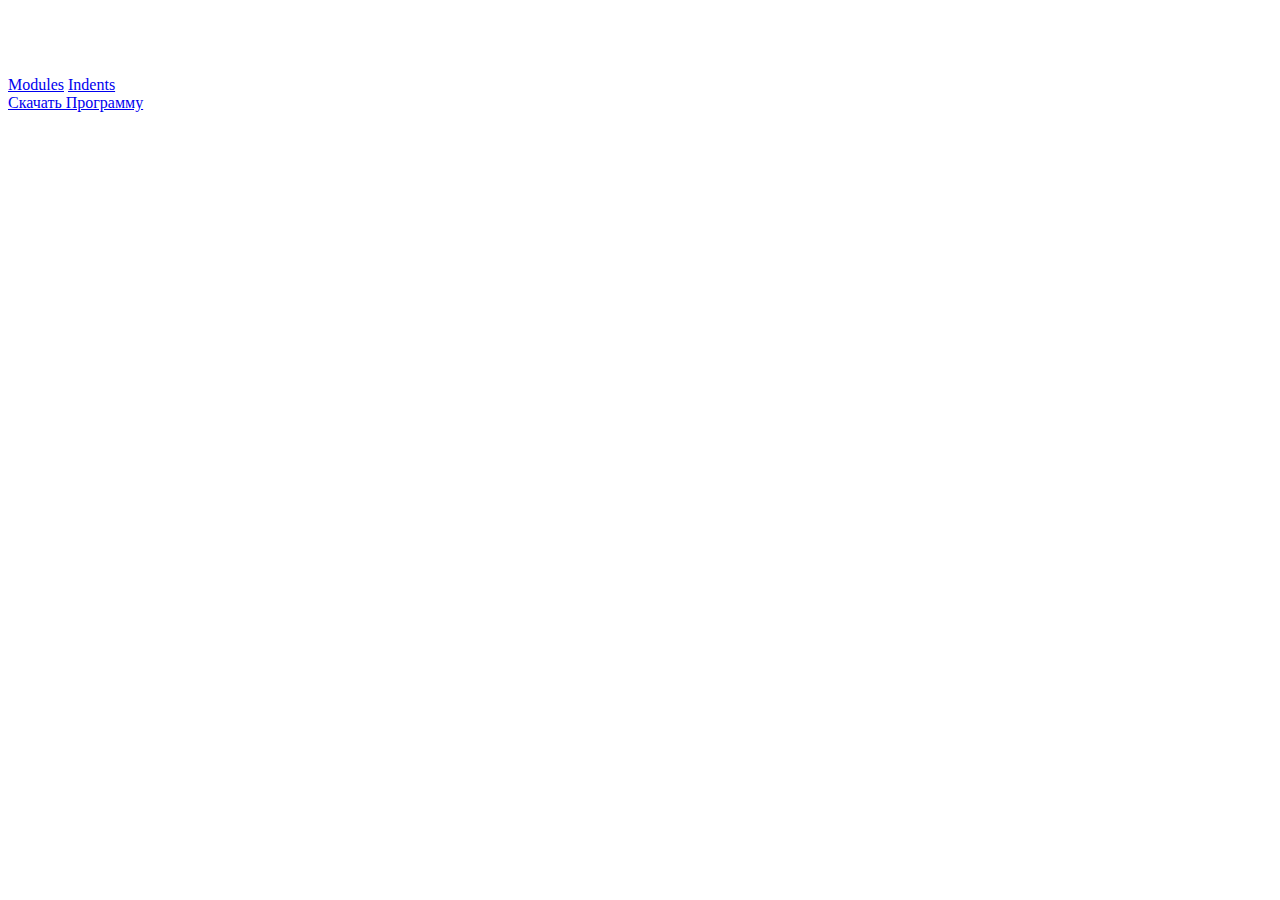
<file: SkillBox/2/index.html>
<!DOCTYPE html>
<html lang="en">

<head>
  <meta charset="UTF-8">
  <meta http-equiv="X-UA-Compatible" content="IE=edge">
  <meta name="viewport" content="width=device-width, initial-scale=1.0">
  <title>Document</title>
</head>

<body>
  <a href="https://skillbox.ru/" target="_blank">
    <img src="img\logo-light.png" alt="">
  </a>
  <ul style="list-style-type: none; padding: 0;">
    <li>
      <a href="modules.html">Modules</a>
      <a href="article.html">Indents</a>
    </li>
    <li>
      <a download href="2.15 skillbox.docx">Скачать Программу</a>
    </li>
  </ul>
</body>

</html>
</file>
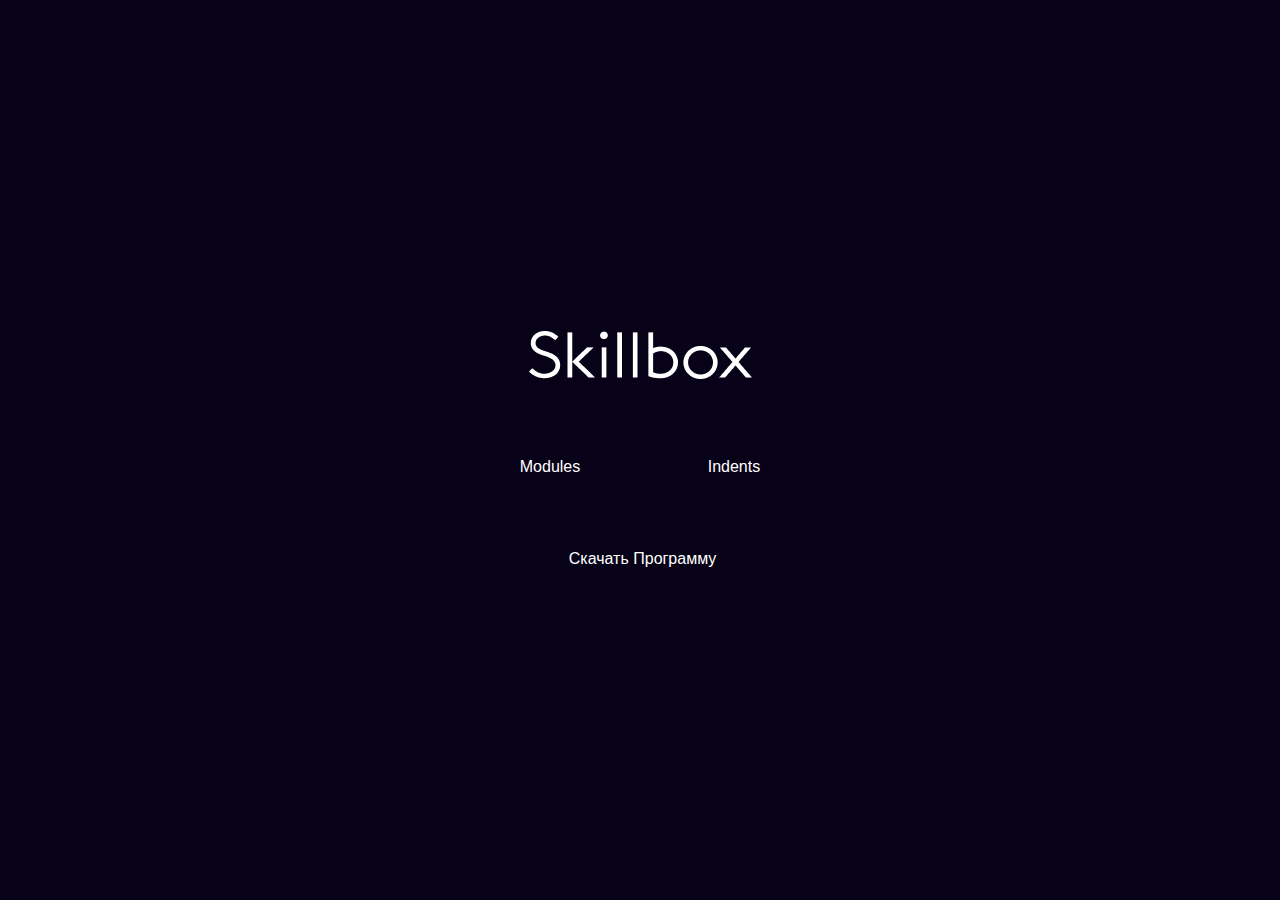
<file: SkillBox/3/index.html>
<!DOCTYPE html>
<html lang="en">

<head>
  <meta charset="UTF-8">
  <meta http-equiv="X-UA-Compatible" content="IE=edge">
  <meta name="viewport" content="width=device-width, initial-scale=1.0">
  <title>Document</title>
  <link rel="stylesheet" href="css\normalize.css">
  <link rel="stylesheet" href="css\style.css">
</head>

<body>
  <div class="main-content">
    <a href="https://skillbox.ru/" target="_blank" class="logo">
      <img src="img\logo-light.png" alt="">
    </a>
    <ul class="navigation">
      <div class="pages">
        <li>
          <a href="modules.html" class="link">Modules</a>
          <a href="article.html" class="link">Indents</a>
        </li>
      </div>
      <li>
        <a download href="2.15 skillbox.docx" class="link dawnload">Скачать Программу</a>
      </li>
    </ul>
  </div>
</body>
</html>
</file>
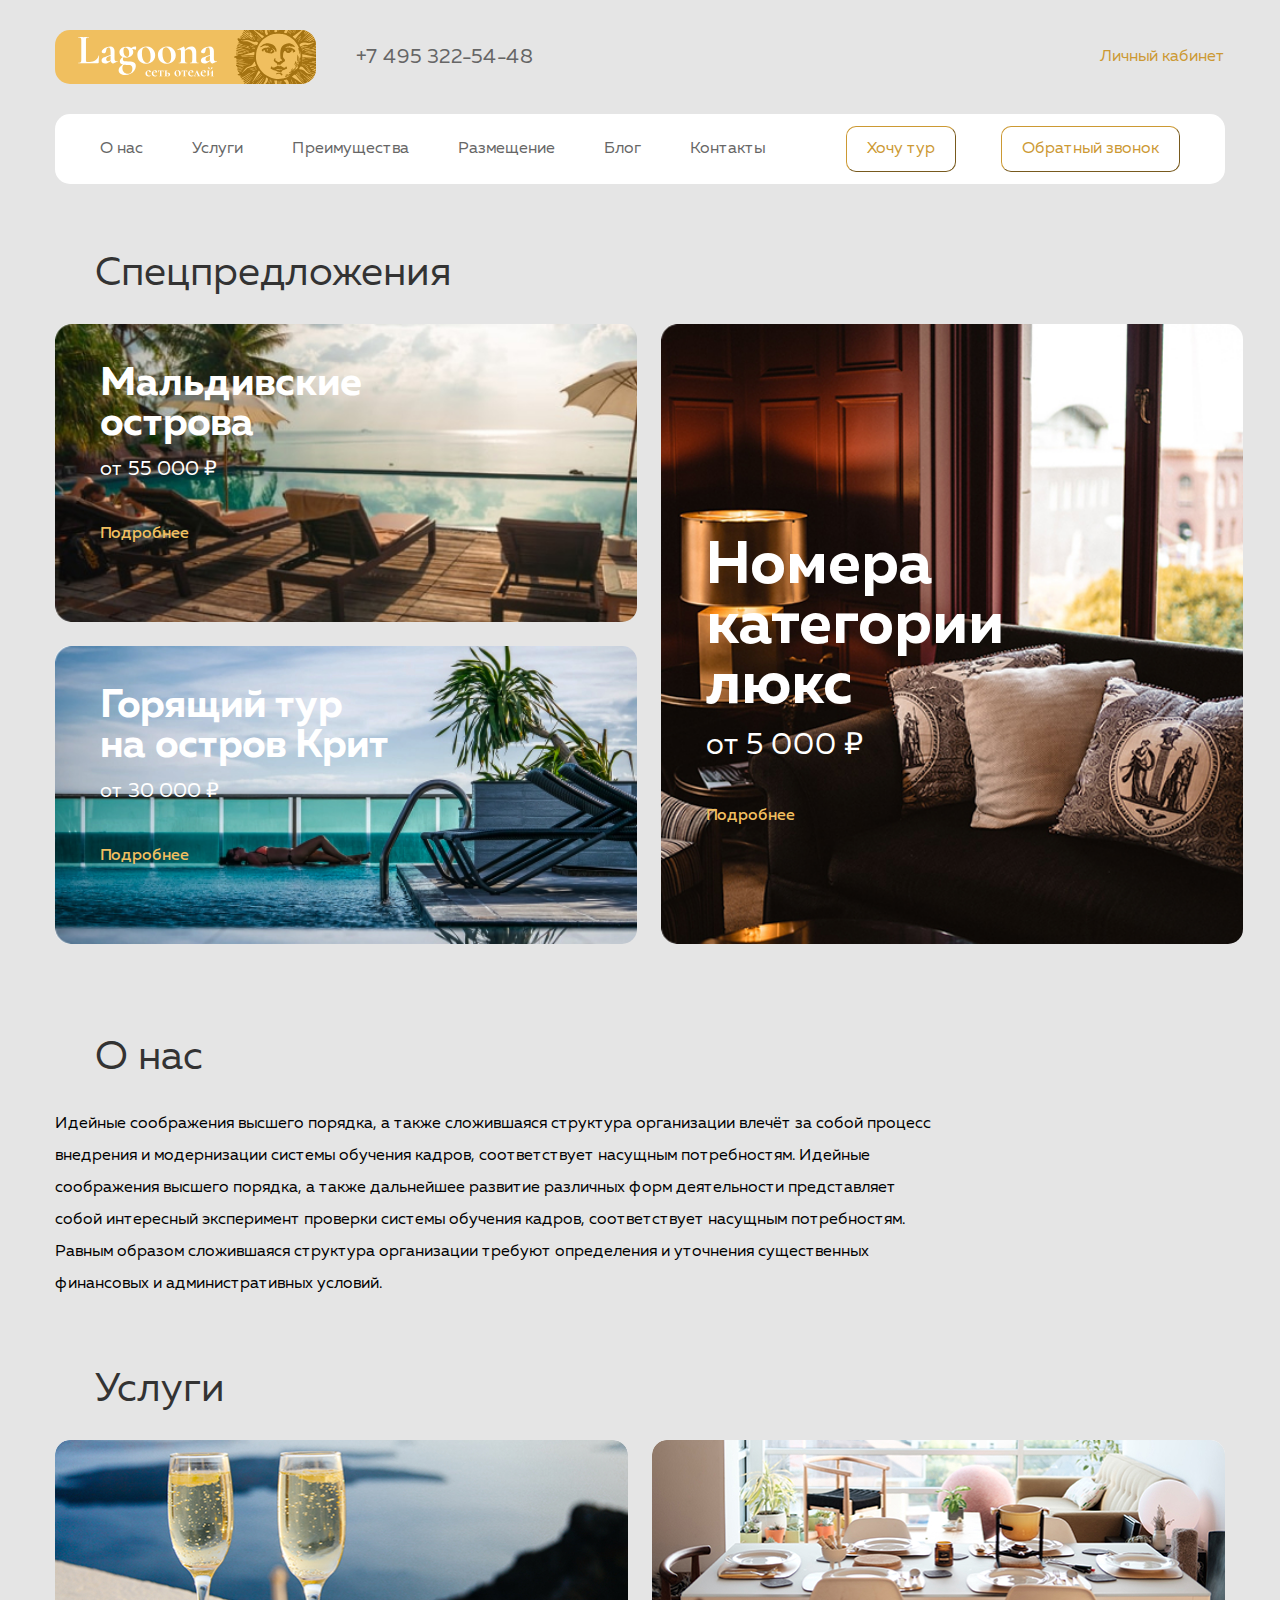
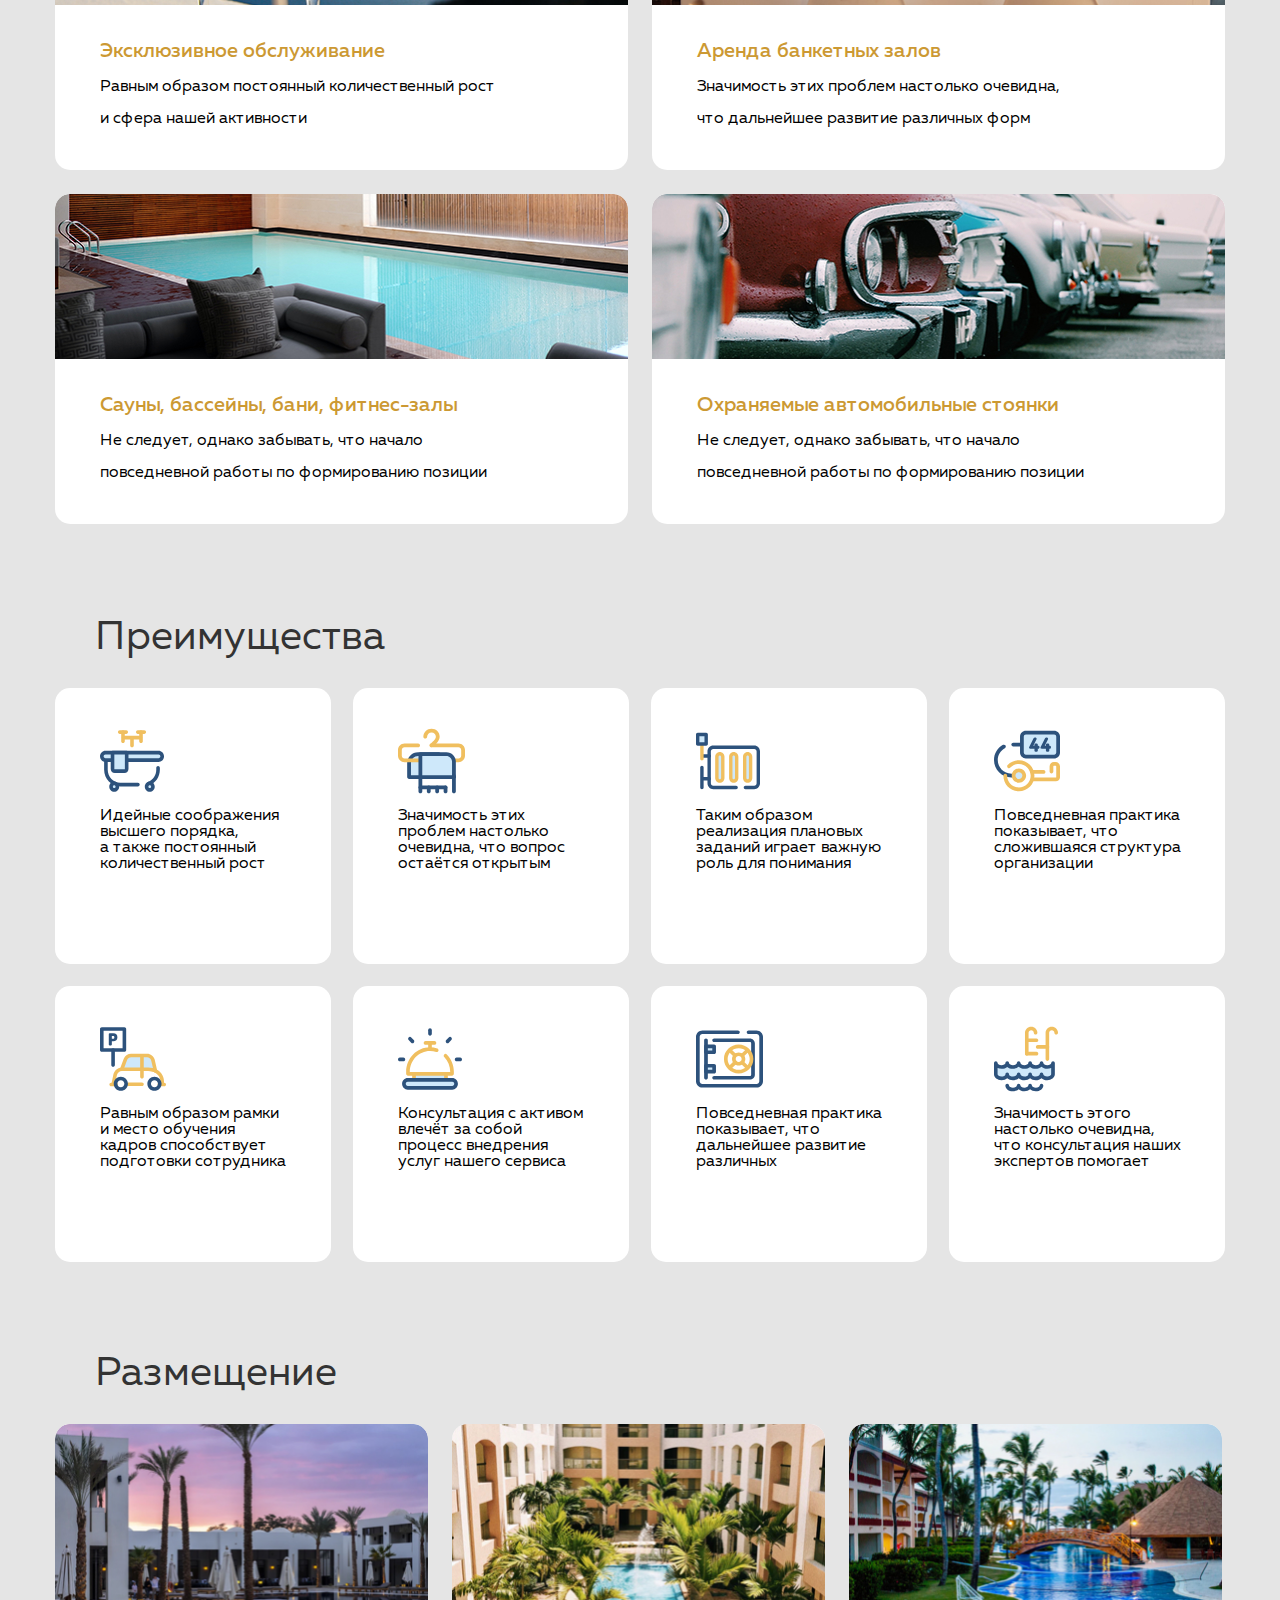
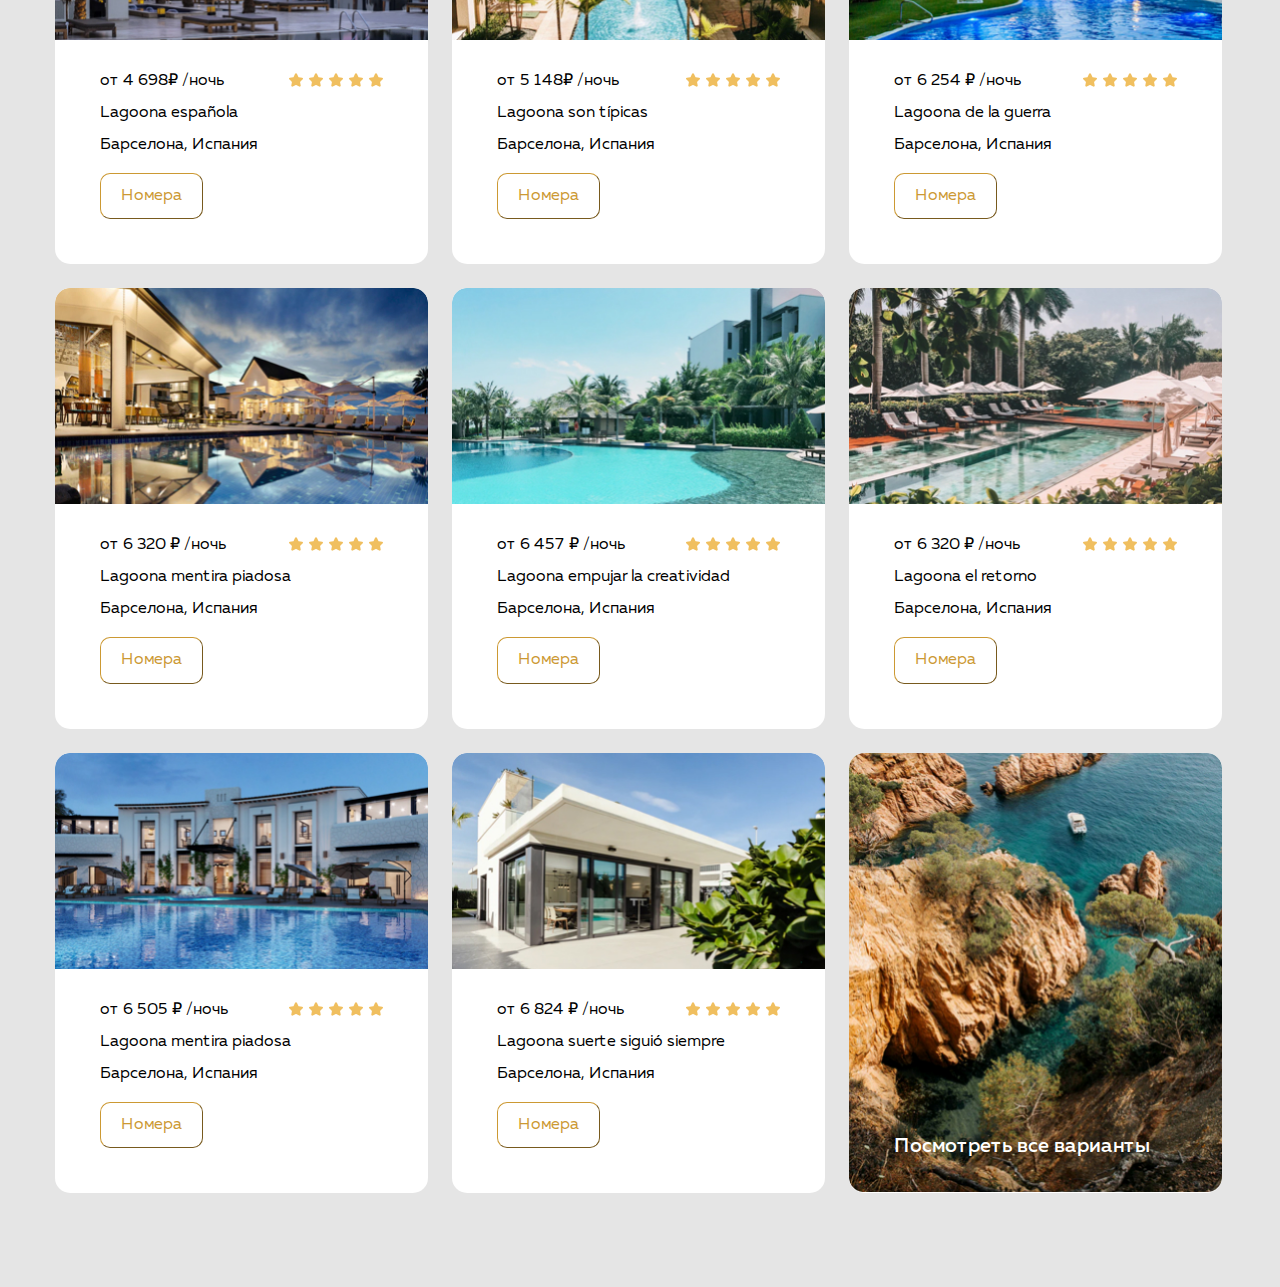
<file: SkillBox/7/index.htm>
<!DOCTYPE html>
<html lang="en">
<head>
    <meta charset="UTF-8">
    <meta http-equiv="X-UA-Compatible" content="IE=edge">
    <meta name="viewport" content="width=device-width, initial-scale=1.0">
    <link rel="stylesheet" href="./css/connectFont.css">
    <link rel="stylesheet" href="./css/normalize.css">
    <link rel="stylesheet" href="./css/reset.css">
    <link rel="stylesheet" href="./css/style.css">
    <title>Lagoona</title>
</head>
<body>
    <div class="container">
        <header>
            <div class="upper-header">
                <img src="./img/logo.svg" alt="Lagoona" class="logo">
                <a href="tel:+74953225448" class="header-number">+7 495 322-54-48</a>
                <a href="#" class="to-your-cabinet">Личный кабинет</a>
            </div>
            <div class="nav-and-response">
                <nav class="navigation">
                    <ul class="navigation-list">
                        <li class="navigation-item">
                            <a href="#about-us">О нас</a>
                        </li>
                        <li class="navigation-item">
                            <a href="#services">Услуги</a>
                        </li>
                        <li class="navigation-item">
                            <a href="#advatages">Преимущества</a>    
                        </li>
                        <li class="navigation-item">
                            <a href="#accommodation">Размещение</a>
                        </li>
                        <li class="navigation-item">
                            <a href="#">Блог</a>
                        </li>
                        <li class="navigation-item">
                            <a href="#">Контакты</a>
                        </li>
                    </ul>
                </nav>
                <button href="#" class="response btn">Хочу тур</button>
                <button href="#" class="response btn">Обратный звонок</button>
            </div>
        </header>
        <main>
            <section class="special-offer">
                <h2>Спецпредложения</h2>
                <div class="all-offers">
                    <ul class="vertical-offers-list">
                        <li class="offers-item offer-img1">
                            <h3 class="offer-headline">Мальдивские острова</h3>
                            <p class="offer-cost">от 55 000 ₽</p>
                            <a href="#" class="offer-more link">Подробнее</a>
                        </li>
                        <li class="offers-item offer-img2">
                            <h3 class="offer-headline">Горящий тур на&nbsp;остров Крит</h3>
                            <p class="offer-cost">от 30 000 ₽</p>
                            <a href="#" class="offer-more link">Подробнее</a>
                        </li>
                    </ul>
                    <div class="offers-item big-offer offer-img3">
                        <h3 class="offer-headline big-offer-headline">Номера категории люкс</h3>
                        <p class="offer-cost big-offer-cost">от 5 000 ₽</p>
                        <a href="#" class="offer-more link">Подробнее</a>
                    </div>
                </div>
            </section>
            <section id="about-us" class="about-us">
                <h2>О нас</h2>
                <p class="about-us-article">
                    Идейные соображения высшего порядка, а&nbsp;также сложившаяся структура организации влечёт за&nbsp;собой процесс внедрения и&nbsp;модернизации системы обучения кадров, соответствует насущным потребностям. Идейные соображения высшего порядка, а&nbsp;также дальнейшее развитие различных форм деятельности представляет собой интересный эксперимент проверки системы обучения кадров, соответствует насущным потребностям. Равным образом сложившаяся структура организации требуют определения и&nbsp;уточнения существенных финансовых и&nbsp;административных условий.
                </p>
            </section>
            <section id="services" class="services">
                <h2>Услуги</h2>
                <ul class="services-list flex-list">
                    <li class="services-item service-img1">
                        <a href="#" class="to-service link">Эксклюзивное обслуживание</a>
                        <p class="service-about">
                            Равным образом постоянный количественный рост и&nbsp;сфера нашей активности
                        </p>
                    </li>
                    <li class="services-item service-img2">
                        <a href="#" class="to-service link">Аренда банкетных залов</a>
                        <p class="service-about">
                            Значимость этих проблем настолько очевидна, что дальнейшее развитие различных форм
                        </p>
                </li>
                    <li class="services-item service-img3">
                        <a href="#" class="to-service link">Сауны, бассейны, бани, фитнес-залы</a>
                        <p class="service-about">
                            Не&nbsp;следует, однако забывать, что начало повседневной работы по&nbsp;формированию позиции
                        </p>
                    </li>
                    <li class="services-item service-img4">
                        <a href="#" class="to-service link">Охраняемые автомобильные стоянки</a>
                        <p class="service-about">
                            Не&nbsp;следует, однако забывать, что начало повседневной работы по&nbsp;формированию позиции
                        </p>
                    </li>
                </ul>
            </section>
            <section id="advatages" class="advatages">
                <h2>Преимущества</h2>
                <ul class="advatages-list flex-list">
                    <li class="advatages-item">
                        <div class="advatages-card">
                            <img src="./img/bathtub.svg" alt="card image" class="advatages-card-img">
                            <p class="advatages-card-article">
                                Идейные соображения высшего порядка, а&nbsp;также постоянный количественный рост
                            </p>
                        </div>
                    </li>
                    <li class="advatages-item">
                        <div class="advatages-card">
                            <img src="./img/hanger.svg" alt="card image" class="advatages-card-img">
                            <p class="advatages-card-article">
                                Значимость этих проблем настолько очевидна, что вопрос остаётся открытым
                            </p>
                        </div>
                    </li>
                    <li class="advatages-item">
                        <div class="advatages-card">
                            <img src="./img/heating.svg" alt="card image" class="advatages-card-img">
                            <p class="advatages-card-article">
                                Таким образом реализация плановых заданий играет важную роль для понимания
                            </p>
                        </div>
                    </li>
                    <li class="advatages-item">
                        <div class="advatages-card">
                            <img src="./img/hotel-key.svg" alt="card image" class="advatages-card-img">
                            <p class="advatages-card-article">
                                Повседневная практика показывает, что сложившаяся структура организации
                            </p>
                        </div>
                    </li>
                    <li class="advatages-item">
                        <div class="advatages-card">
                            <img src="./img/parking.svg" alt="card image" class="advatages-card-img">
                            <p class="advatages-card-article">
                                Равным образом рамки и&nbsp;место обучения кадров способствует подготовки сотрудника
                            </p>
                        </div>
                    </li>
                    <li class="advatages-item">
                        <div class="advatages-card">
                            <img src="./img/reception.svg" alt="card image" class="advatages-card-img">
                            <p class="advatages-card-article">
                                Консультация с&nbsp;активом влечёт за&nbsp;собой процесс внедрения услуг нашего сервиса
                            </p>
                        </div>
                    </li>
                    <li class="advatages-item">
                        <div class="advatages-card">
                            <img src="./img/security-box.svg" alt="card image" class="advatages-card-img">
                            <p class="advatages-card-article">
                                Повседневная практика показывает, что дальнейшее развитие различных
                            </p>
                        </div>
                    </li>
                    <li class="advatages-item">
                        <div class="advatages-card">
                            <img src="./img/swimming-pool.svg" alt="card image" class="advatages-card-img">
                            <p class="advatages-card-article">
                                Значимость этого настолько очевидна, что консультация наших экспертов помогает
                            </p>
                        </div>
                    </li>
                </ul>
            </section>
            <section id="accommodation" class="accommodation">
                <h2>Размещение</h2>
                <ul class="accomodation-list flex-list">
                    <li class="accomodation-item accomodation-img1">
                        <p class="accomodation-card-cost">
                            <span class="faded">от</span> <strong>4 698₽</strong> /ночь
                        </p>
                        <p class="accomodation-card-name">
                            Lagoona española
                        </p>
                        <p class="accomodation-card-location">
                            <span class="faded">Барселона, Испания</span>
                        </p>
                        <button href="#" class="accomodation-card-number btn">Номера</button>
                        <ul class="stars">
                            <li class="star">
                                <img src="./img/star.svg" alt="rating" class="star">
                            </li>
                            <li class="star">
                                <img src="./img/star.svg" alt="" class="star">
                            </li>
                            <li class="star">
                                <img src="./img/star.svg" alt="" class="star">
                            </li>
                            <li class="star">
                                <img src="./img/star.svg" alt="" class="star">
                            </li>
                            <li class="star">
                                <img src="./img/star.svg" alt="" class="star">
                            </li>
                        </ul>
                    </li>
                    <li class="accomodation-item accomodation-img2">
                        <p class="accomodation-card-cost">
                            <span class="faded">от</span> <strong>5 148₽</strong> /ночь
                        </p>
                        <p class="accomodation-card-name">
                            Lagoona son típicas
                        </p>
                        <p class="accomodation-card-location">
                            <span class="faded">Барселона, Испания</span>
                        </p>
                        <button href="#" class="accomodation-card-number btn">Номера</button>
                        <ul class="stars">
                            <li class="star">
                                <img src="./img/star.svg" alt="rating" class="star">
                            </li>
                            <li class="star">
                                <img src="./img/star.svg" alt="" class="star">
                            </li>
                            <li class="star">
                                <img src="./img/star.svg" alt="" class="star">
                            </li>
                            <li class="star">
                                <img src="./img/star.svg" alt="" class="star">
                            </li>
                            <li class="star">
                                <img src="./img/star.svg" alt="" class="star">
                            </li>
                        </ul>
                    </li>
                    <li class="accomodation-item accomodation-img3">
                        <p class="accomodation-card-cost">
                            <span class="faded">от</span> <strong>6 254 ₽</strong> /ночь
                        </p>
                        <p class="accomodation-card-name">
                            Lagoona de la guerra
                        </p>
                        <p class="accomodation-card-location">
                            <span class="faded">Барселона, Испания</span>
                        </p>
                        <button href="#" class="accomodation-card-number btn">Номера</button>
                        <ul class="stars">
                            <li class="star">
                                <img src="./img/star.svg" alt="rating" class="star">
                            </li>
                            <li class="star">
                                <img src="./img/star.svg" alt="" class="star">
                            </li>
                            <li class="star">
                                <img src="./img/star.svg" alt="" class="star">
                            </li>
                            <li class="star">
                                <img src="./img/star.svg" alt="" class="star">
                            </li>
                            <li class="star">
                                <img src="./img/star.svg" alt="" class="star">
                            </li>
                        </ul>
                    </li>
                    <li class="accomodation-item accomodation-img4">
                        <p class="accomodation-card-cost">
                            <span class="faded">от</span> <strong>6 320 ₽</strong> /ночь
                        </p>
                        <p class="accomodation-card-name">
                            Lagoona mentira piadosa
                        </p>
                        <p class="accomodation-card-location">
                            <span class="faded">Барселона, Испания</span>
                        </p>
                        <button href="#" class="accomodation-card-number btn">Номера</button>
                        <ul class="stars">
                            <li class="star">
                                <img src="./img/star.svg" alt="rating" class="star">
                            </li>
                            <li class="star">
                                <img src="./img/star.svg" alt="" class="star">
                            </li>
                            <li class="star">
                                <img src="./img/star.svg" alt="" class="star">
                            </li>
                            <li class="star">
                                <img src="./img/star.svg" alt="" class="star">
                            </li>
                            <li class="star">
                                <img src="./img/star.svg" alt="" class="star">
                            </li>
                        </ul>
                    </li>
                    <li class="accomodation-item accomodation-img5">
                        <p class="accomodation-card-cost">
                            <span class="faded">от</span> <strong>6 457 ₽</strong> /ночь
                        </p>
                        <p class="accomodation-card-name">
                            Lagoona empujar la creatividad
                        </p>
                        <p class="accomodation-card-location">
                            <span class="faded">Барселона, Испания</span>
                        </p>
                        <button href="#" class="accomodation-card-number btn">Номера</button>
                        <ul class="stars">
                            <li class="star">
                                <img src="./img/star.svg" alt="rating" class="star">
                            </li>
                            <li class="star">
                                <img src="./img/star.svg" alt="" class="star">
                            </li>
                            <li class="star">
                                <img src="./img/star.svg" alt="" class="star">
                            </li>
                            <li class="star">
                                <img src="./img/star.svg" alt="" class="star">
                            </li>
                            <li class="star">
                                <img src="./img/star.svg" alt="" class="star">
                            </li>
                        </ul>
                    </li>
                    <li class="accomodation-item accomodation-img6">
                        <p class="accomodation-card-cost">
                            <span class="faded">от</span> <strong>6 320 ₽</strong> /ночь
                        </p>
                        <p class="accomodation-card-name">
                            Lagoona el retorno
                        </p>
                        <p class="accomodation-card-location">
                            <span class="faded">Барселона, Испания</span>
                        </p>
                        <button href="#" class="accomodation-card-number btn">Номера</button>
                        <ul class="stars">
                            <li class="star">
                                <img src="./img/star.svg" alt="rating">
                            </li>
                            <li class="star">
                                <img src="./img/star.svg" alt="" class="star">
                            </li>
                            <li class="star">
                                <img src="./img/star.svg" alt="" class="star">
                            </li>
                            <li class="star">
                                <img src="./img/star.svg" alt="" class="star">
                            </li>
                            <li class="star">
                                <img src="./img/star.svg" alt="" class="star">
                            </li>
                        </ul>
                    </li>
                    <li class="accomodation-item accomodation-img7">
                        <p class="accomodation-card-cost">
                            <span class="faded">от</span> <strong>6 505 ₽</strong> /ночь
                        </p>
                        <p class="accomodation-card-name">
                            Lagoona mentira piadosa
                        </p>
                        <p class="accomodation-card-location">
                            <span class="faded">Барселона, Испания</span>
                        </p>
                        <button href="#" class="accomodation-card-number btn">Номера</button>
                        <ul class="stars">
                            <li class="star">
                                <img src="./img/star.svg" alt="rating" class="star">
                            </li>
                            <li class="star">
                                <img src="./img/star.svg" alt="" class="star">
                            </li>
                            <li class="star">
                                <img src="./img/star.svg" alt="" class="star">
                            </li>
                            <li class="star">
                                <img src="./img/star.svg" alt="" class="star">
                            </li>
                            <li class="star">
                                <img src="./img/star.svg" alt="" class="star">
                            </li>
                        </ul>
                    </li>
                    <li class="accomodation-item accomodation-img8">
                        <p class="accomodation-card-cost">
                            <span class="faded">от</span> <strong>6 824 ₽</strong> /ночь
                        </p>
                        <p class="accomodation-card-name">
                            Lagoona suerte siguió siempre
                        </p>
                        <p class="accomodation-card-location">
                            <span class="faded">Барселона, Испания</span>
                        </p>
                        <button href="#" class="accomodation-card-number btn">Номера</button>
                        <ul class="stars">
                            <li class="star">
                                <img src="./img/star.svg" alt="rating" class="star">
                            </li>
                            <li class="star">
                                <img src="./img/star.svg" alt="" class="star">
                            </li>
                            <li class="star">
                                <img src="./img/star.svg" alt="" class="star">
                            </li>
                            <li class="star">
                                <img src="./img/star.svg" alt="" class="star">
                            </li>
                            <li class="star">
                                <img src="./img/star.svg" alt="" class="star">
                            </li>
                        </ul>
                    </li>
                    <li class="accomodation-item big-accomodation-item accomodation-img9">
                        <a href="#" class="go-to-all link">Посмотреть все варианты</a>
                    </li>
                </ul>
            </section>
        </main>
    </div>
</body>
</html>
</file>
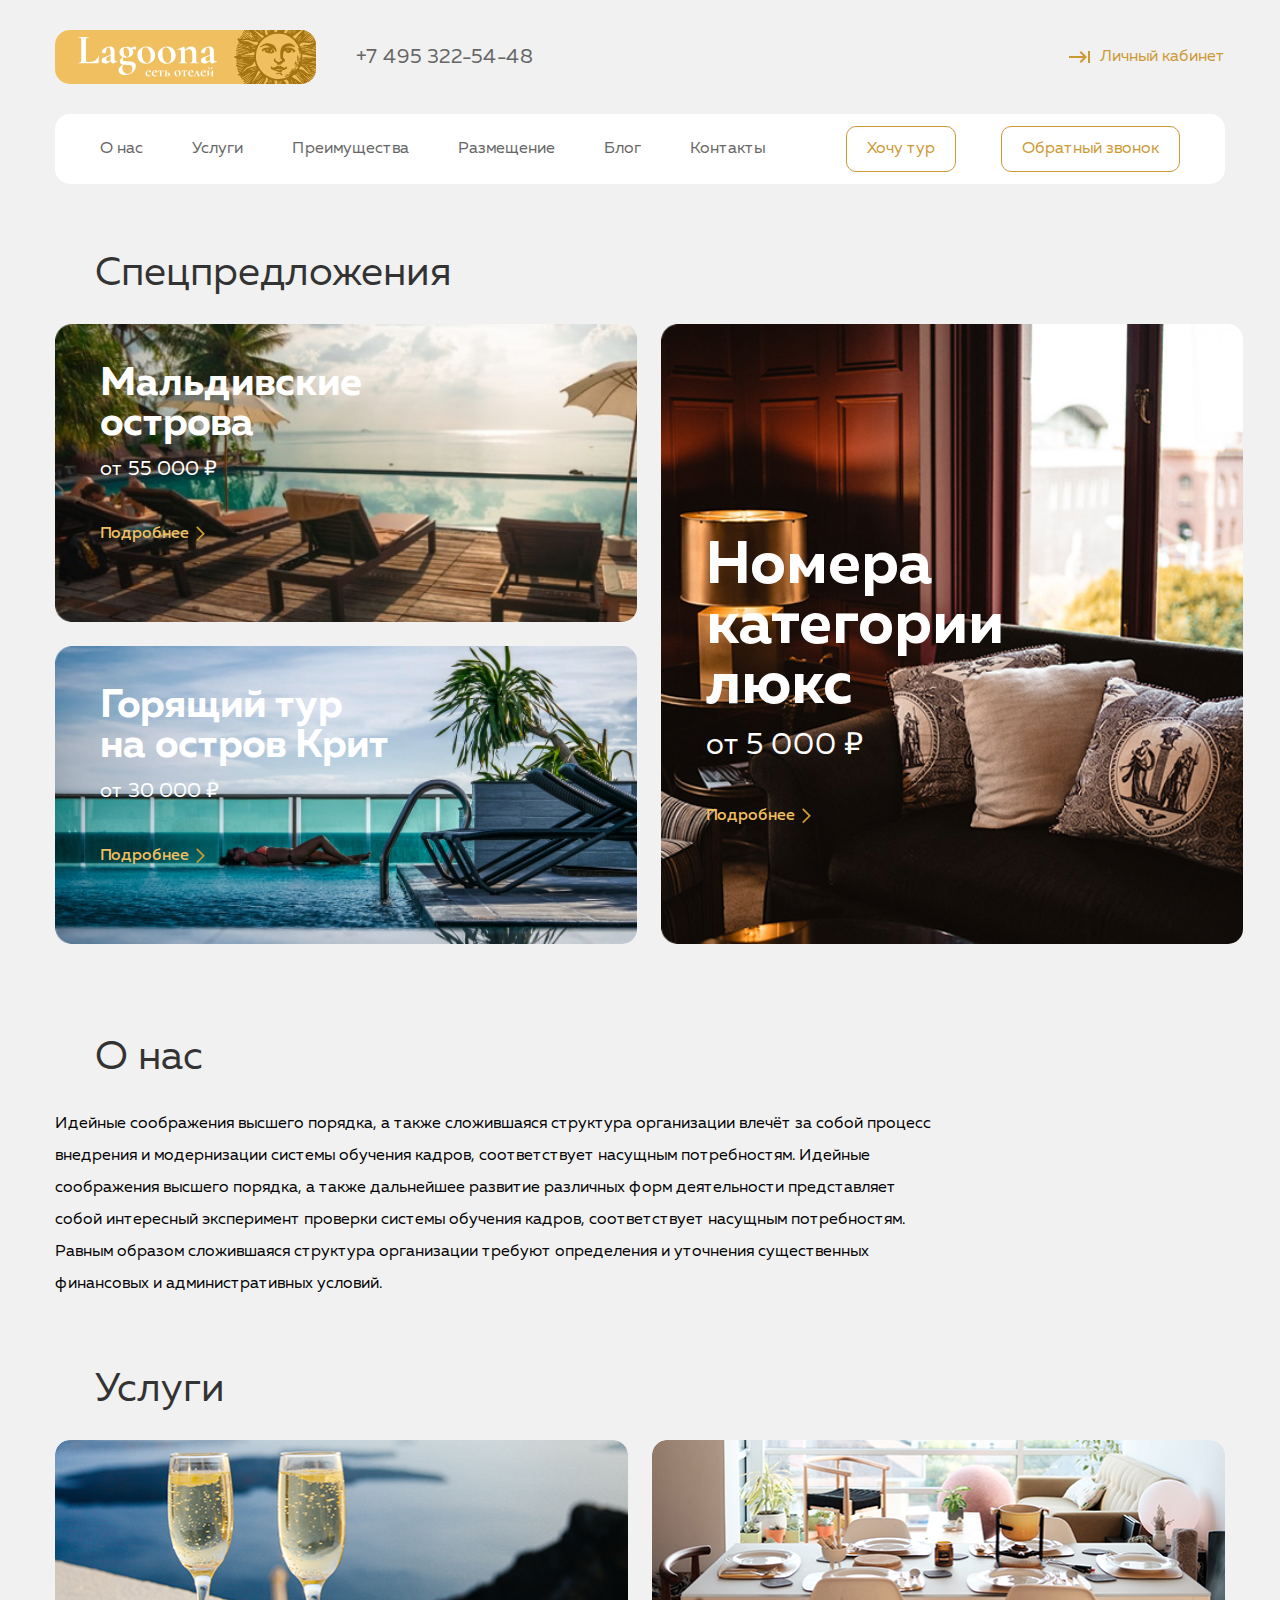
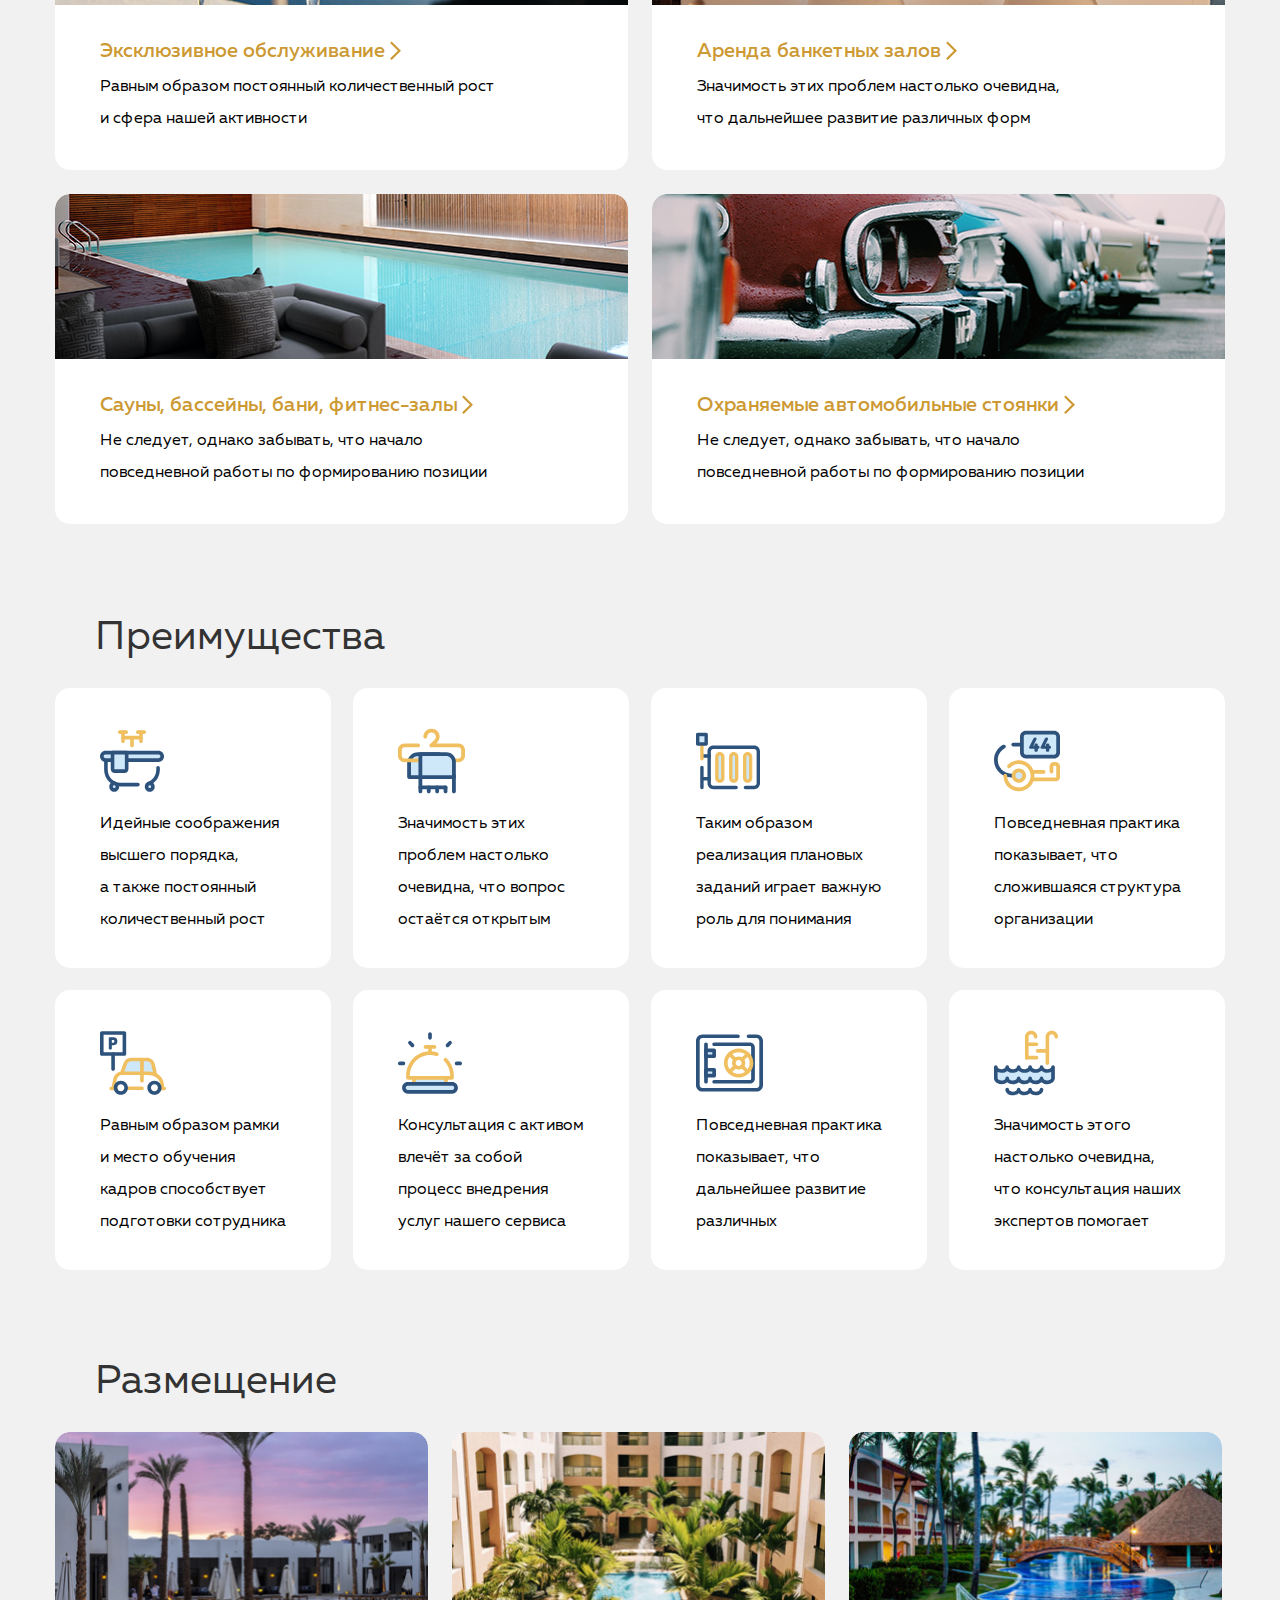
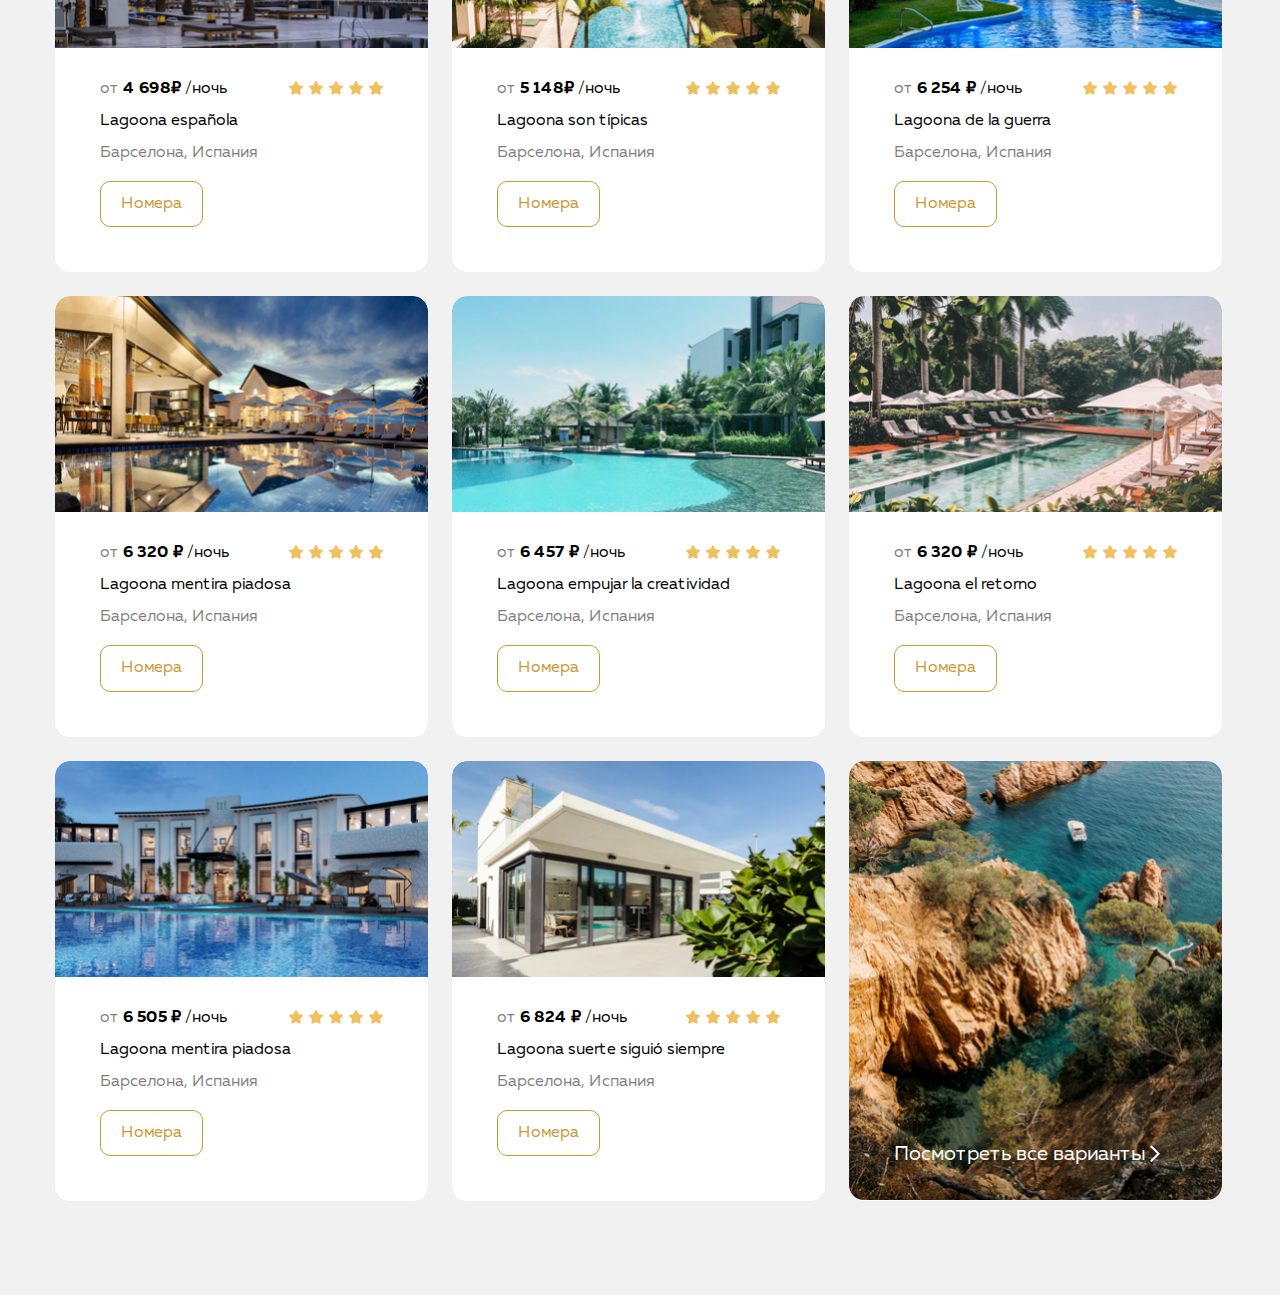
<file: SkillBox/8/index.htm>
<!DOCTYPE html>
<html lang="en">
<head>
    <meta charset="UTF-8">
    <meta http-equiv="X-UA-Compatible" content="IE=edge">
    <meta name="viewport" content="width=device-width, initial-scale=1.0">
    <link rel="stylesheet" href="./css/connectFont.css">
    <link rel="stylesheet" href="./css/normalize.css">
    <link rel="stylesheet" href="./css/reset.css">
    <link rel="stylesheet" href="./css/style.css">
    <title>Lagoona</title>
</head>
<body>
    <div class="container">
        <header>
            <div class="upper-header">
                <img src="./img/logo.svg" alt="Lagoona" class="logo">
                <a href="tel:+74953225448" class="header-number">+7 495 322-54-48</a>
                <a href="#" class="to-your-cabinet">Личный кабинет</a>
            </div>
            <div class="nav-and-response">
                <nav class="navigation">
                    <ul class="navigation-list">
                        <li class="navigation-item">
                            <a href="#about-us">О нас</a>
                        </li>
                        <li class="navigation-item">
                            <a href="#services">Услуги</a>
                        </li>
                        <li class="navigation-item">
                            <a href="#advatages">Преимущества</a>    
                        </li>
                        <li class="navigation-item">
                            <a href="#accommodation">Размещение</a>
                        </li>
                        <li class="navigation-item">
                            <a href="#">Блог</a>
                        </li>
                        <li class="navigation-item">
                            <a href="#">Контакты</a>
                        </li>
                    </ul>
                </nav>
                <button href="#" class="response btn">Хочу тур</button>
                <button href="#" class="response btn">Обратный звонок</button>
            </div>
        </header>
        <main>
            <section class="special-offer">
                <h2>Спецпредложения</h2>
                <div class="all-offers">
                    <ul class="vertical-offers-list">
                        <li class="offers-item offer-img1">
                            <h3 class="offer-headline">Мальдивские острова</h3>
                            <p class="offer-cost">от 55 000 ₽</p>
                            <a href="#" class="offer-more link yellow-text">Подробнее</a>
                        </li>
                        <li class="offers-item offer-img2">
                            <h3 class="offer-headline">Горящий тур на&nbsp;остров Крит</h3>
                            <p class="offer-cost">от 30 000 ₽</p>
                            <a href="#" class="offer-more link yellow-text">Подробнее</a>
                        </li>
                    </ul>
                    <div class="offers-item big-offer offer-img3">
                        <h3 class="offer-headline big-offer-headline">Номера категории люкс</h3>
                        <p class="offer-cost big-offer-cost">от 5 000 ₽</p>
                        <a href="#" class="offer-more link yellow-text">Подробнее</a>
                    </div>
                </div>
            </section>
            <section id="about-us" class="about-us">
                <h2>О нас</h2>
                <p class="about-us-article">
                    Идейные соображения высшего порядка, а&nbsp;также сложившаяся структура организации влечёт за&nbsp;собой процесс внедрения и&nbsp;модернизации системы обучения кадров, соответствует насущным потребностям. Идейные соображения высшего порядка, а&nbsp;также дальнейшее развитие различных форм деятельности представляет собой интересный эксперимент проверки системы обучения кадров, соответствует насущным потребностям. Равным образом сложившаяся структура организации требуют определения и&nbsp;уточнения существенных финансовых и&nbsp;административных условий.
                </p>
            </section>
            <section id="services" class="services">
                <h2>Услуги</h2>
                <ul class="services-list flex-list">
                    <li class="services-item service-img1">
                        <a href="#" class="to-service link yellow-text">Эксклюзивное обслуживание</a>
                        <p class="service-about">
                            Равным образом постоянный количественный рост и&nbsp;сфера нашей активности
                        </p>
                    </li>
                    <li class="services-item service-img2">
                        <a href="#" class="to-service link yellow-text">Аренда банкетных залов</a>
                        <p class="service-about">
                            Значимость этих проблем настолько очевидна, что дальнейшее развитие различных форм
                        </p>
                </li>
                    <li class="services-item service-img3">
                        <a href="#" class="to-service link yellow-text">Сауны, бассейны, бани, фитнес-залы</a>
                        <p class="service-about">
                            Не&nbsp;следует, однако забывать, что начало повседневной работы по&nbsp;формированию позиции
                        </p>
                    </li>
                    <li class="services-item service-img4">
                        <a href="#" class="to-service link yellow-text">Охраняемые автомобильные стоянки</a>
                        <p class="service-about">
                            Не&nbsp;следует, однако забывать, что начало повседневной работы по&nbsp;формированию позиции
                        </p>
                    </li>
                </ul>
            </section>
            <section id="advatages" class="advatages">
                <h2>Преимущества</h2>
                <ul class="advatages-list flex-list">
                    <li class="advatages-item">
                        <div class="advatages-card">
                            <img src="./img/bathtub.svg" alt="card image" class="advatages-card-img">
                            <p class="advatages-card-article">
                                Идейные соображения высшего порядка, а&nbsp;также постоянный количественный рост
                            </p>
                        </div>
                    </li>
                    <li class="advatages-item">
                        <div class="advatages-card">
                            <img src="./img/hanger.svg" alt="card image" class="advatages-card-img">
                            <p class="advatages-card-article">
                                Значимость этих проблем настолько очевидна, что вопрос остаётся открытым
                            </p>
                        </div>
                    </li>
                    <li class="advatages-item">
                        <div class="advatages-card">
                            <img src="./img/heating.svg" alt="card image" class="advatages-card-img">
                            <p class="advatages-card-article">
                                Таким образом реализация плановых заданий играет важную роль для понимания
                            </p>
                        </div>
                    </li>
                    <li class="advatages-item">
                        <div class="advatages-card">
                            <img src="./img/hotel-key.svg" alt="card image" class="advatages-card-img">
                            <p class="advatages-card-article">
                                Повседневная практика показывает, что сложившаяся структура организации
                            </p>
                        </div>
                    </li>
                    <li class="advatages-item">
                        <div class="advatages-card">
                            <img src="./img/parking.svg" alt="card image" class="advatages-card-img">
                            <p class="advatages-card-article">
                                Равным образом рамки и&nbsp;место обучения кадров способствует подготовки сотрудника
                            </p>
                        </div>
                    </li>
                    <li class="advatages-item">
                        <div class="advatages-card">
                            <img src="./img/reception.svg" alt="card image" class="advatages-card-img">
                            <p class="advatages-card-article">
                                Консультация с&nbsp;активом влечёт за&nbsp;собой процесс внедрения услуг нашего сервиса
                            </p>
                        </div>
                    </li>
                    <li class="advatages-item">
                        <div class="advatages-card">
                            <img src="./img/security-box.svg" alt="card image" class="advatages-card-img">
                            <p class="advatages-card-article">
                                Повседневная практика показывает, что дальнейшее развитие различных
                            </p>
                        </div>
                    </li>
                    <li class="advatages-item">
                        <div class="advatages-card">
                            <img src="./img/swimming-pool.svg" alt="card image" class="advatages-card-img">
                            <p class="advatages-card-article">
                                Значимость этого настолько очевидна, что консультация наших экспертов помогает
                            </p>
                        </div>
                    </li>
                </ul>
            </section>
            <section id="accommodation" class="accommodation">
                <h2>Размещение</h2>
                <ul class="accomodation-list flex-list">
                    <li class="accomodation-item accomodation-img1">
                        <p class="accomodation-card-cost">
                            <span class="faded">от</span> <strong>4 698₽</strong> /ночь
                        </p>
                        <p class="accomodation-card-name">
                            Lagoona española
                        </p>
                        <p class="accomodation-card-location">
                            <span class="faded">Барселона, Испания</span>
                        </p>
                        <button href="#" class="accomodation-card-number btn">Номера</button>
                        <ul class="stars">
                            <li class="star">
                                <img src="./img/star.svg" alt="rating" class="star">
                            </li>
                            <li class="star">
                                <img src="./img/star.svg" alt="" class="star">
                            </li>
                            <li class="star">
                                <img src="./img/star.svg" alt="" class="star">
                            </li>
                            <li class="star">
                                <img src="./img/star.svg" alt="" class="star">
                            </li>
                            <li class="star">
                                <img src="./img/star.svg" alt="" class="star">
                            </li>
                        </ul>
                    </li>
                    <li class="accomodation-item accomodation-img2">
                        <p class="accomodation-card-cost">
                            <span class="faded">от</span> <strong>5 148₽</strong> /ночь
                        </p>
                        <p class="accomodation-card-name">
                            Lagoona son típicas
                        </p>
                        <p class="accomodation-card-location">
                            <span class="faded">Барселона, Испания</span>
                        </p>
                        <button href="#" class="accomodation-card-number btn">Номера</button>
                        <ul class="stars">
                            <li class="star">
                                <img src="./img/star.svg" alt="rating" class="star">
                            </li>
                            <li class="star">
                                <img src="./img/star.svg" alt="" class="star">
                            </li>
                            <li class="star">
                                <img src="./img/star.svg" alt="" class="star">
                            </li>
                            <li class="star">
                                <img src="./img/star.svg" alt="" class="star">
                            </li>
                            <li class="star">
                                <img src="./img/star.svg" alt="" class="star">
                            </li>
                        </ul>
                    </li>
                    <li class="accomodation-item accomodation-img3">
                        <p class="accomodation-card-cost">
                            <span class="faded">от</span> <strong>6 254 ₽</strong> /ночь
                        </p>
                        <p class="accomodation-card-name">
                            Lagoona de la guerra
                        </p>
                        <p class="accomodation-card-location">
                            <span class="faded">Барселона, Испания</span>
                        </p>
                        <button href="#" class="accomodation-card-number btn">Номера</button>
                        <ul class="stars">
                            <li class="star">
                                <img src="./img/star.svg" alt="rating" class="star">
                            </li>
                            <li class="star">
                                <img src="./img/star.svg" alt="" class="star">
                            </li>
                            <li class="star">
                                <img src="./img/star.svg" alt="" class="star">
                            </li>
                            <li class="star">
                                <img src="./img/star.svg" alt="" class="star">
                            </li>
                            <li class="star">
                                <img src="./img/star.svg" alt="" class="star">
                            </li>
                        </ul>
                    </li>
                    <li class="accomodation-item accomodation-img4">
                        <p class="accomodation-card-cost">
                            <span class="faded">от</span> <strong>6 320 ₽</strong> /ночь
                        </p>
                        <p class="accomodation-card-name">
                            Lagoona mentira piadosa
                        </p>
                        <p class="accomodation-card-location">
                            <span class="faded">Барселона, Испания</span>
                        </p>
                        <button href="#" class="accomodation-card-number btn">Номера</button>
                        <ul class="stars">
                            <li class="star">
                                <img src="./img/star.svg" alt="rating" class="star">
                            </li>
                            <li class="star">
                                <img src="./img/star.svg" alt="" class="star">
                            </li>
                            <li class="star">
                                <img src="./img/star.svg" alt="" class="star">
                            </li>
                            <li class="star">
                                <img src="./img/star.svg" alt="" class="star">
                            </li>
                            <li class="star">
                                <img src="./img/star.svg" alt="" class="star">
                            </li>
                        </ul>
                    </li>
                    <li class="accomodation-item accomodation-img5">
                        <p class="accomodation-card-cost">
                            <span class="faded">от</span> <strong>6 457 ₽</strong> /ночь
                        </p>
                        <p class="accomodation-card-name">
                            Lagoona empujar la creatividad
                        </p>
                        <p class="accomodation-card-location">
                            <span class="faded">Барселона, Испания</span>
                        </p>
                        <button href="#" class="accomodation-card-number btn">Номера</button>
                        <ul class="stars">
                            <li class="star">
                                <img src="./img/star.svg" alt="rating" class="star">
                            </li>
                            <li class="star">
                                <img src="./img/star.svg" alt="" class="star">
                            </li>
                            <li class="star">
                                <img src="./img/star.svg" alt="" class="star">
                            </li>
                            <li class="star">
                                <img src="./img/star.svg" alt="" class="star">
                            </li>
                            <li class="star">
                                <img src="./img/star.svg" alt="" class="star">
                            </li>
                        </ul>
                    </li>
                    <li class="accomodation-item accomodation-img6">
                        <p class="accomodation-card-cost">
                            <span class="faded">от</span> <strong>6 320 ₽</strong> /ночь
                        </p>
                        <p class="accomodation-card-name">
                            Lagoona el retorno
                        </p>
                        <p class="accomodation-card-location">
                            <span class="faded">Барселона, Испания</span>
                        </p>
                        <button href="#" class="accomodation-card-number btn">Номера</button>
                        <ul class="stars">
                            <li class="star">
                                <img src="./img/star.svg" alt="rating">
                            </li>
                            <li class="star">
                                <img src="./img/star.svg" alt="" class="star">
                            </li>
                            <li class="star">
                                <img src="./img/star.svg" alt="" class="star">
                            </li>
                            <li class="star">
                                <img src="./img/star.svg" alt="" class="star">
                            </li>
                            <li class="star">
                                <img src="./img/star.svg" alt="" class="star">
                            </li>
                        </ul>
                    </li>
                    <li class="accomodation-item accomodation-img7">
                        <p class="accomodation-card-cost">
                            <span class="faded">от</span> <strong>6 505 ₽</strong> /ночь
                        </p>
                        <p class="accomodation-card-name">
                            Lagoona mentira piadosa
                        </p>
                        <p class="accomodation-card-location">
                            <span class="faded">Барселона, Испания</span>
                        </p>
                        <button href="#" class="accomodation-card-number btn">Номера</button>
                        <ul class="stars">
                            <li class="star">
                                <img src="./img/star.svg" alt="rating" class="star">
                            </li>
                            <li class="star">
                                <img src="./img/star.svg" alt="" class="star">
                            </li>
                            <li class="star">
                                <img src="./img/star.svg" alt="" class="star">
                            </li>
                            <li class="star">
                                <img src="./img/star.svg" alt="" class="star">
                            </li>
                            <li class="star">
                                <img src="./img/star.svg" alt="" class="star">
                            </li>
                        </ul>
                    </li>
                    <li class="accomodation-item accomodation-img8">
                        <p class="accomodation-card-cost">
                            <span class="faded">от</span> <strong>6 824 ₽</strong> /ночь
                        </p>
                        <p class="accomodation-card-name">
                            Lagoona suerte siguió siempre
                        </p>
                        <p class="accomodation-card-location">
                            <span class="faded">Барселона, Испания</span>
                        </p>
                        <button href="#" class="accomodation-card-number btn">Номера</button>
                        <ul class="stars">
                            <li class="star">
                                <img src="./img/star.svg" alt="rating" class="star">
                            </li>
                            <li class="star">
                                <img src="./img/star.svg" alt="" class="star">
                            </li>
                            <li class="star">
                                <img src="./img/star.svg" alt="" class="star">
                            </li>
                            <li class="star">
                                <img src="./img/star.svg" alt="" class="star">
                            </li>
                            <li class="star">
                                <img src="./img/star.svg" alt="" class="star">
                            </li>
                        </ul>
                    </li>
                    <li class="accomodation-item big-accomodation-item accomodation-img9">
                        <a href="#" class="go-to-all">
                            <span class="go-to-all-text">Посмотреть все варианты</span>
                            <svg width="10" height="18" viewBox="0 0 10 18" fill="none" xmlns="http://www.w3.org/2000/svg">
                                <path d="M0.778175 1.00002L8.55635 8.7782L0.778175 16.5564" stroke="#FFFFFF" stroke-width="2"/>
                            </svg>       
                        </a>
                    </li>
                </ul>
            </section>
        </main>
    </div>
</body>
</html>
</file>
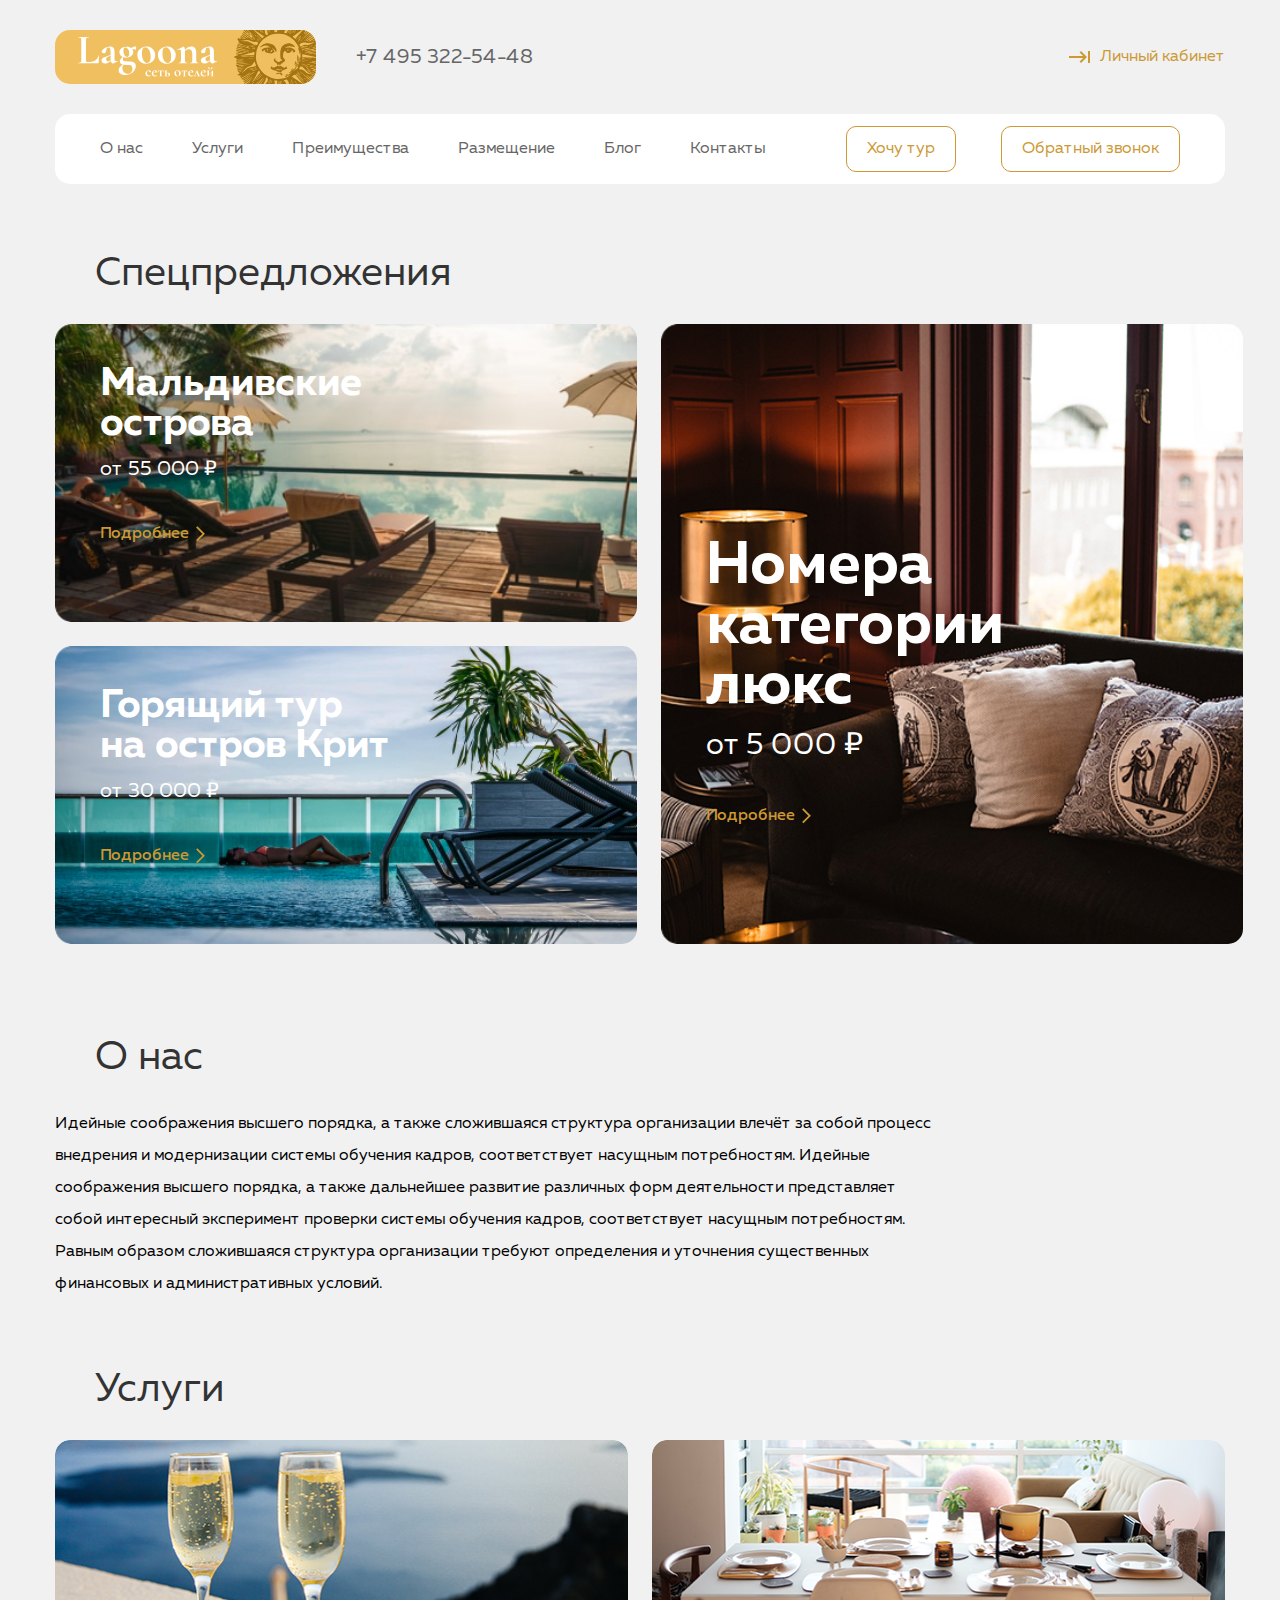
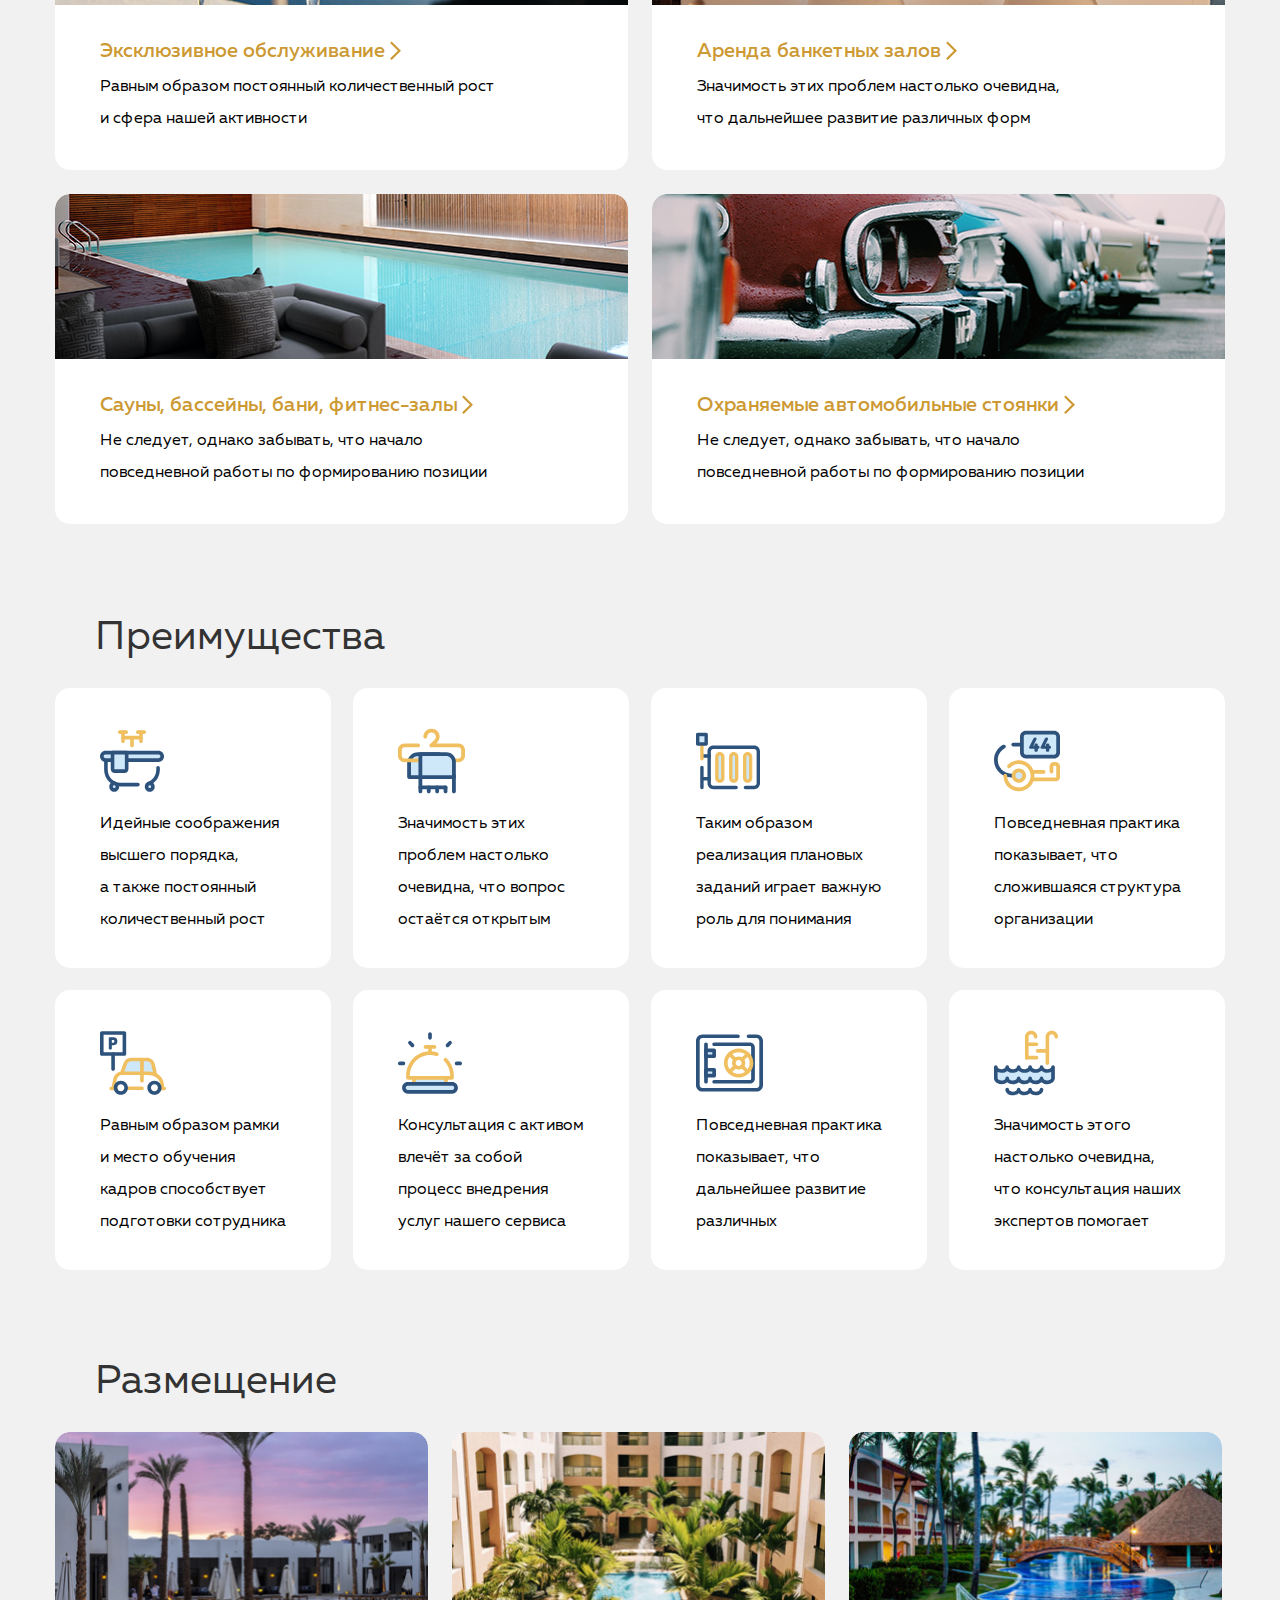
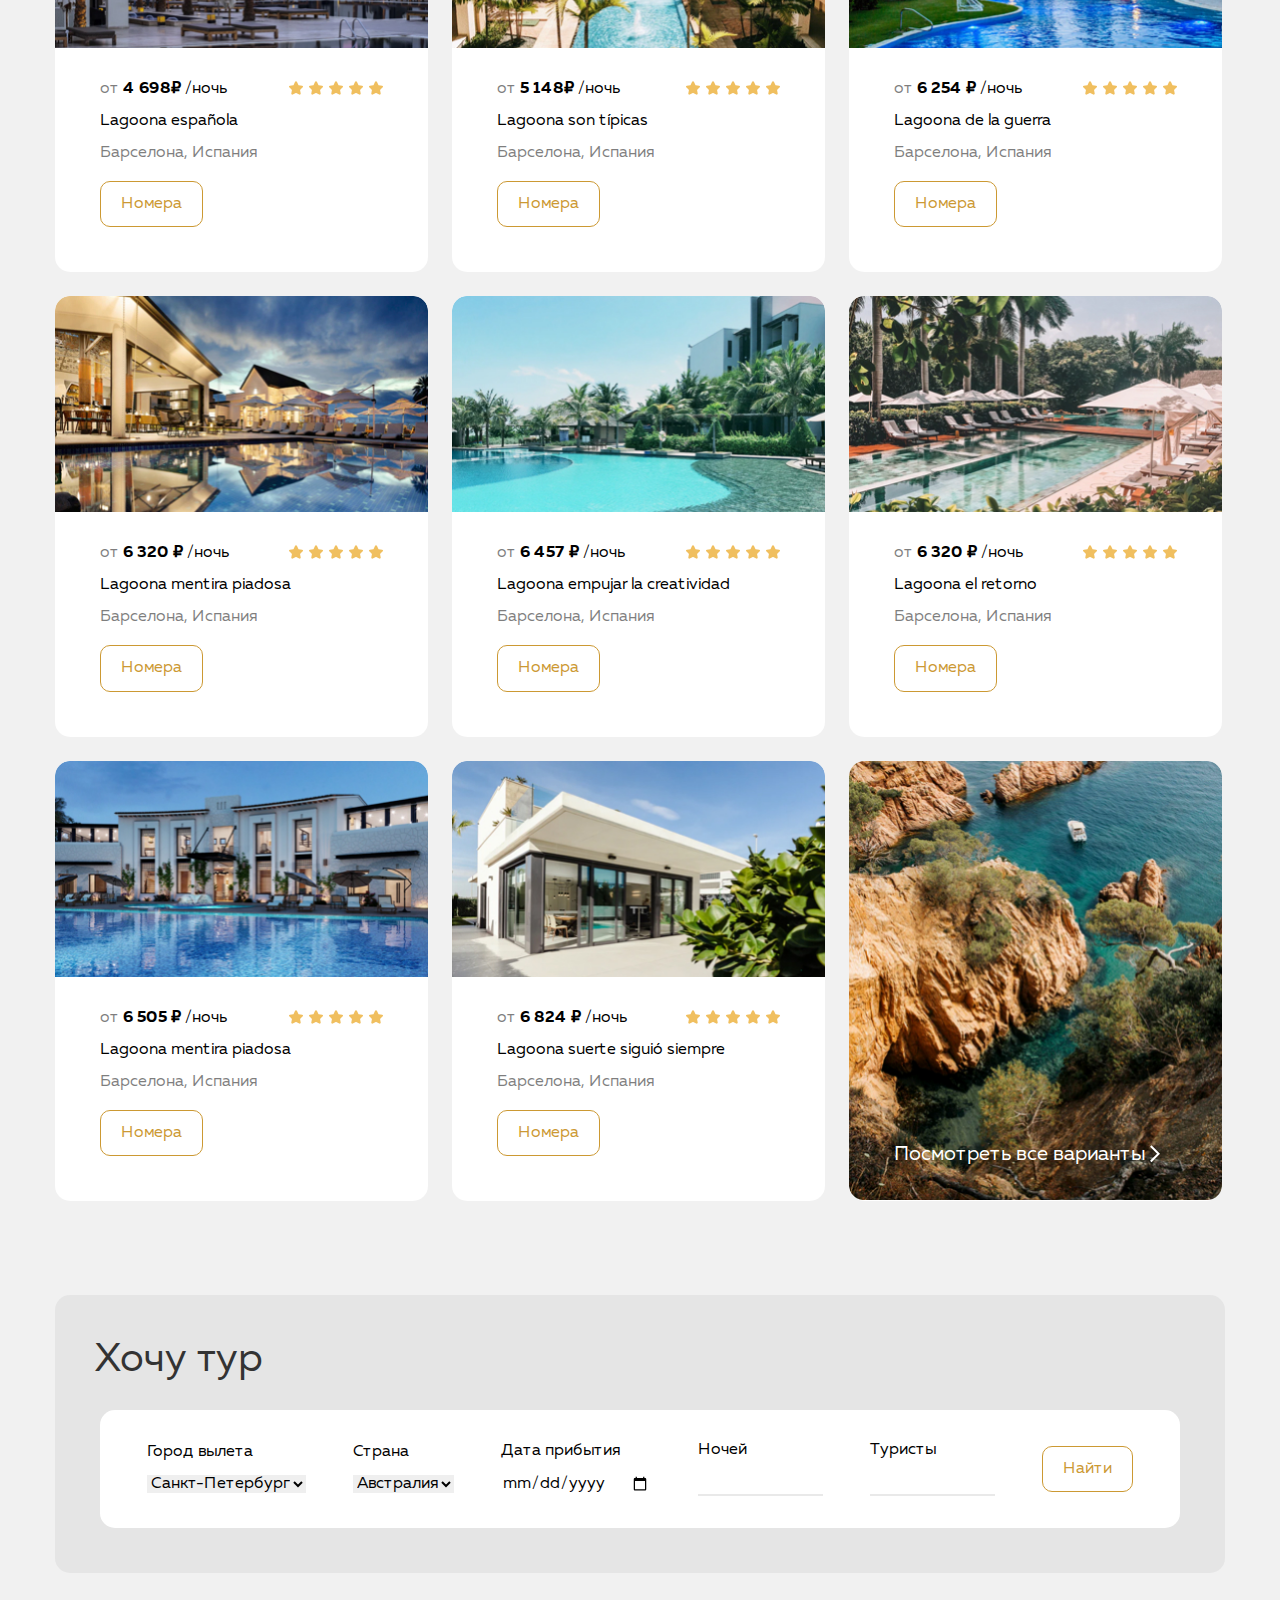
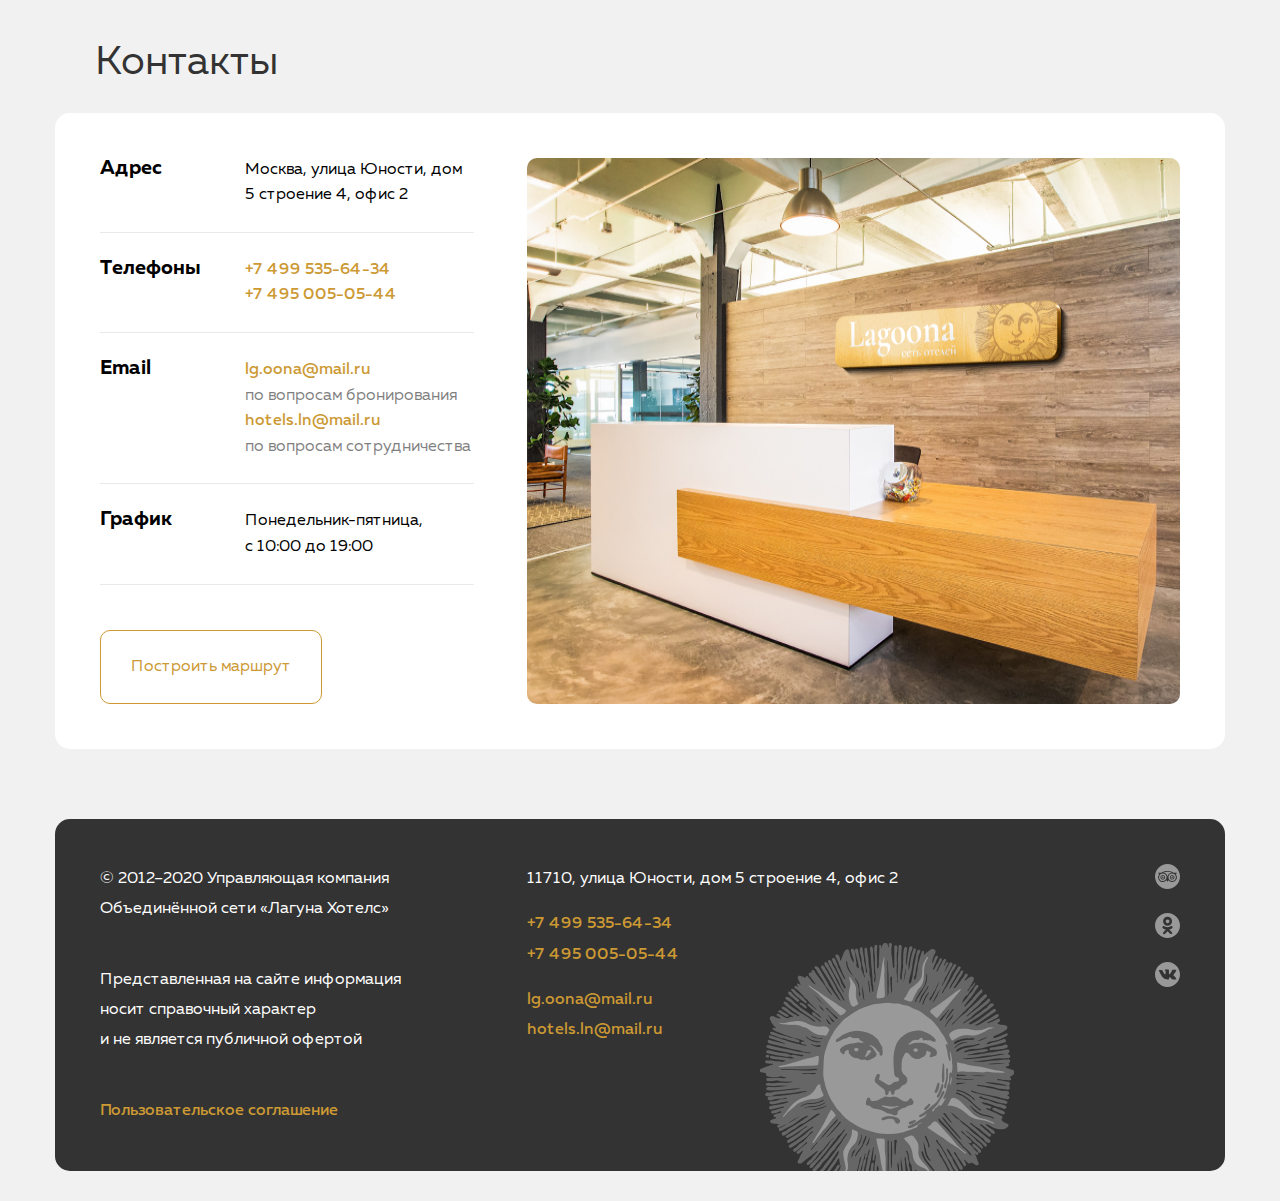
<file: SkillBox/9/index.htm>
<!DOCTYPE html>
<html lang="en">
<head>
    <meta charset="UTF-8">
    <meta http-equiv="X-UA-Compatible" content="IE=edge">
    <meta name="viewport" content="width=device-width, initial-scale=1.0">
    <link rel="stylesheet" href="./css/connectFont.css">
    <link rel="stylesheet" href="./css/normalize.css">
    <link rel="stylesheet" href="./css/reset.css">
    <link rel="stylesheet" href="./css/style.css">
    <title>Lagoona</title>
</head>
<body>
    <div class="container">
        <header>
            <div class="upper-header">
                <img src="./img/logo.svg" alt="Lagoona" class="logo">
                <a href="tel:+74953225448" class="header-number">+7 495 322-54-48</a>
                <a href="#" class="to-your-cabinet">Личный кабинет</a>
            </div>
            <div class="nav-and-response">
                <nav class="navigation">
                    <ul class="navigation-list">
                        <li class="navigation-item">
                            <a href="#about-us">О нас</a>
                        </li>
                        <li class="navigation-item">
                            <a href="#services">Услуги</a>
                        </li>
                        <li class="navigation-item">
                            <a href="#advatages">Преимущества</a>    
                        </li>
                        <li class="navigation-item">
                            <a href="#accommodation">Размещение</a>
                        </li>
                        <li class="navigation-item">
                            <a href="#">Блог</a>
                        </li>
                        <li class="navigation-item">
                            <a href="#">Контакты</a>
                        </li>
                    </ul>
                </nav>
                <button href="#" class="response btn">Хочу тур</button>
                <button href="#" class="response btn">Обратный звонок</button>
            </div>
        </header>
        <main>
            <section class="special-offer">
                <h2>Спецпредложения</h2>
                <div class="all-offers">
                    <ul class="vertical-offers-list">
                        <li class="offers-item offer-img1">
                            <h3 class="offer-headline">Мальдивские острова</h3>
                            <p class="offer-cost">от 55 000 ₽</p>
                            <a href="#" class="offer-more link yellow-text">Подробнее</a>
                        </li>
                        <li class="offers-item offer-img2">
                            <h3 class="offer-headline">Горящий тур на&nbsp;остров Крит</h3>
                            <p class="offer-cost">от 30 000 ₽</p>
                            <a href="#" class="offer-more link yellow-text">Подробнее</a>
                        </li>
                    </ul>
                    <div class="offers-item big-offer offer-img3">
                        <h3 class="offer-headline big-offer-headline">Номера категории люкс</h3>
                        <p class="offer-cost big-offer-cost">от 5 000 ₽</p>
                        <a href="#" class="offer-more link yellow-text">Подробнее</a>
                    </div>
                </div>
            </section>
            <section id="about-us" class="about-us">
                <h2>О нас</h2>
                <p class="about-us-article">
                    Идейные соображения высшего порядка, а&nbsp;также сложившаяся структура организации влечёт за&nbsp;собой процесс внедрения и&nbsp;модернизации системы обучения кадров, соответствует насущным потребностям. Идейные соображения высшего порядка, а&nbsp;также дальнейшее развитие различных форм деятельности представляет собой интересный эксперимент проверки системы обучения кадров, соответствует насущным потребностям. Равным образом сложившаяся структура организации требуют определения и&nbsp;уточнения существенных финансовых и&nbsp;административных условий.
                </p>
            </section>
            <section id="services" class="services">
                <h2>Услуги</h2>
                <ul class="services-list flex-list">
                    <li class="services-item service-img1">
                        <a href="#" class="to-service link yellow-text">Эксклюзивное обслуживание</a>
                        <p class="service-about">
                            Равным образом постоянный количественный рост и&nbsp;сфера нашей активности
                        </p>
                    </li>
                    <li class="services-item service-img2">
                        <a href="#" class="to-service link yellow-text">Аренда банкетных залов</a>
                        <p class="service-about">
                            Значимость этих проблем настолько очевидна, что дальнейшее развитие различных форм
                        </p>
                </li>
                    <li class="services-item service-img3">
                        <a href="#" class="to-service link yellow-text">Сауны, бассейны, бани, фитнес-залы</a>
                        <p class="service-about">
                            Не&nbsp;следует, однако забывать, что начало повседневной работы по&nbsp;формированию позиции
                        </p>
                    </li>
                    <li class="services-item service-img4">
                        <a href="#" class="to-service link yellow-text">Охраняемые автомобильные стоянки</a>
                        <p class="service-about">
                            Не&nbsp;следует, однако забывать, что начало повседневной работы по&nbsp;формированию позиции
                        </p>
                    </li>
                </ul>
            </section>
            <section id="advatages" class="advatages">
                <h2>Преимущества</h2>
                <ul class="advatages-list flex-list">
                    <li class="advatages-item">
                        <div class="advatages-card">
                            <img src="./img/bathtub.svg" alt="card image" class="advatages-card-img">
                            <p class="advatages-card-article">
                                Идейные соображения высшего порядка, а&nbsp;также постоянный количественный рост
                            </p>
                        </div>
                    </li>
                    <li class="advatages-item">
                        <div class="advatages-card">
                            <img src="./img/hanger.svg" alt="card image" class="advatages-card-img">
                            <p class="advatages-card-article">
                                Значимость этих проблем настолько очевидна, что вопрос остаётся открытым
                            </p>
                        </div>
                    </li>
                    <li class="advatages-item">
                        <div class="advatages-card">
                            <img src="./img/heating.svg" alt="card image" class="advatages-card-img">
                            <p class="advatages-card-article">
                                Таким образом реализация плановых заданий играет важную роль для понимания
                            </p>
                        </div>
                    </li>
                    <li class="advatages-item">
                        <div class="advatages-card">
                            <img src="./img/hotel-key.svg" alt="card image" class="advatages-card-img">
                            <p class="advatages-card-article">
                                Повседневная практика показывает, что сложившаяся структура организации
                            </p>
                        </div>
                    </li>
                    <li class="advatages-item">
                        <div class="advatages-card">
                            <img src="./img/parking.svg" alt="card image" class="advatages-card-img">
                            <p class="advatages-card-article">
                                Равным образом рамки и&nbsp;место обучения кадров способствует подготовки сотрудника
                            </p>
                        </div>
                    </li>
                    <li class="advatages-item">
                        <div class="advatages-card">
                            <img src="./img/reception.svg" alt="card image" class="advatages-card-img">
                            <p class="advatages-card-article">
                                Консультация с&nbsp;активом влечёт за&nbsp;собой процесс внедрения услуг нашего сервиса
                            </p>
                        </div>
                    </li>
                    <li class="advatages-item">
                        <div class="advatages-card">
                            <img src="./img/security-box.svg" alt="card image" class="advatages-card-img">
                            <p class="advatages-card-article">
                                Повседневная практика показывает, что дальнейшее развитие различных
                            </p>
                        </div>
                    </li>
                    <li class="advatages-item">
                        <div class="advatages-card">
                            <img src="./img/swimming-pool.svg" alt="card image" class="advatages-card-img">
                            <p class="advatages-card-article">
                                Значимость этого настолько очевидна, что консультация наших экспертов помогает
                            </p>
                        </div>
                    </li>
                </ul>
            </section>
            <section id="accommodation" class="accommodation">
                <h2>Размещение</h2>
                <ul class="accomodation-list flex-list">
                    <li class="accomodation-item accomodation-img1">
                        <p class="accomodation-card-cost">
                            <span class="faded">от</span> <strong>4 698₽</strong> /ночь
                        </p>
                        <p class="accomodation-card-name">
                            Lagoona española
                        </p>
                        <p class="accomodation-card-location">
                            <span class="faded">Барселона, Испания</span>
                        </p>
                        <button href="#" class="accomodation-card-number btn">Номера</button>
                        <ul class="stars">
                            <li class="star">
                                <img src="./img/star.svg" alt="rating" class="star">
                            </li>
                            <li class="star">
                                <img src="./img/star.svg" alt="" class="star">
                            </li>
                            <li class="star">
                                <img src="./img/star.svg" alt="" class="star">
                            </li>
                            <li class="star">
                                <img src="./img/star.svg" alt="" class="star">
                            </li>
                            <li class="star">
                                <img src="./img/star.svg" alt="" class="star">
                            </li>
                        </ul>
                    </li>
                    <li class="accomodation-item accomodation-img2">
                        <p class="accomodation-card-cost">
                            <span class="faded">от</span> <strong>5 148₽</strong> /ночь
                        </p>
                        <p class="accomodation-card-name">
                            Lagoona son típicas
                        </p>
                        <p class="accomodation-card-location">
                            <span class="faded">Барселона, Испания</span>
                        </p>
                        <button href="#" class="accomodation-card-number btn">Номера</button>
                        <ul class="stars">
                            <li class="star">
                                <img src="./img/star.svg" alt="rating" class="star">
                            </li>
                            <li class="star">
                                <img src="./img/star.svg" alt="" class="star">
                            </li>
                            <li class="star">
                                <img src="./img/star.svg" alt="" class="star">
                            </li>
                            <li class="star">
                                <img src="./img/star.svg" alt="" class="star">
                            </li>
                            <li class="star">
                                <img src="./img/star.svg" alt="" class="star">
                            </li>
                        </ul>
                    </li>
                    <li class="accomodation-item accomodation-img3">
                        <p class="accomodation-card-cost">
                            <span class="faded">от</span> <strong>6 254 ₽</strong> /ночь
                        </p>
                        <p class="accomodation-card-name">
                            Lagoona de la guerra
                        </p>
                        <p class="accomodation-card-location">
                            <span class="faded">Барселона, Испания</span>
                        </p>
                        <button href="#" class="accomodation-card-number btn">Номера</button>
                        <ul class="stars">
                            <li class="star">
                                <img src="./img/star.svg" alt="rating" class="star">
                            </li>
                            <li class="star">
                                <img src="./img/star.svg" alt="" class="star">
                            </li>
                            <li class="star">
                                <img src="./img/star.svg" alt="" class="star">
                            </li>
                            <li class="star">
                                <img src="./img/star.svg" alt="" class="star">
                            </li>
                            <li class="star">
                                <img src="./img/star.svg" alt="" class="star">
                            </li>
                        </ul>
                    </li>
                    <li class="accomodation-item accomodation-img4">
                        <p class="accomodation-card-cost">
                            <span class="faded">от</span> <strong>6 320 ₽</strong> /ночь
                        </p>
                        <p class="accomodation-card-name">
                            Lagoona mentira piadosa
                        </p>
                        <p class="accomodation-card-location">
                            <span class="faded">Барселона, Испания</span>
                        </p>
                        <button href="#" class="accomodation-card-number btn">Номера</button>
                        <ul class="stars">
                            <li class="star">
                                <img src="./img/star.svg" alt="rating" class="star">
                            </li>
                            <li class="star">
                                <img src="./img/star.svg" alt="" class="star">
                            </li>
                            <li class="star">
                                <img src="./img/star.svg" alt="" class="star">
                            </li>
                            <li class="star">
                                <img src="./img/star.svg" alt="" class="star">
                            </li>
                            <li class="star">
                                <img src="./img/star.svg" alt="" class="star">
                            </li>
                        </ul>
                    </li>
                    <li class="accomodation-item accomodation-img5">
                        <p class="accomodation-card-cost">
                            <span class="faded">от</span> <strong>6 457 ₽</strong> /ночь
                        </p>
                        <p class="accomodation-card-name">
                            Lagoona empujar la creatividad
                        </p>
                        <p class="accomodation-card-location">
                            <span class="faded">Барселона, Испания</span>
                        </p>
                        <button href="#" class="accomodation-card-number btn">Номера</button>
                        <ul class="stars">
                            <li class="star">
                                <img src="./img/star.svg" alt="rating" class="star">
                            </li>
                            <li class="star">
                                <img src="./img/star.svg" alt="" class="star">
                            </li>
                            <li class="star">
                                <img src="./img/star.svg" alt="" class="star">
                            </li>
                            <li class="star">
                                <img src="./img/star.svg" alt="" class="star">
                            </li>
                            <li class="star">
                                <img src="./img/star.svg" alt="" class="star">
                            </li>
                        </ul>
                    </li>
                    <li class="accomodation-item accomodation-img6">
                        <p class="accomodation-card-cost">
                            <span class="faded">от</span> <strong>6 320 ₽</strong> /ночь
                        </p>
                        <p class="accomodation-card-name">
                            Lagoona el retorno
                        </p>
                        <p class="accomodation-card-location">
                            <span class="faded">Барселона, Испания</span>
                        </p>
                        <button href="#" class="accomodation-card-number btn">Номера</button>
                        <ul class="stars">
                            <li class="star">
                                <img src="./img/star.svg" alt="rating">
                            </li>
                            <li class="star">
                                <img src="./img/star.svg" alt="" class="star">
                            </li>
                            <li class="star">
                                <img src="./img/star.svg" alt="" class="star">
                            </li>
                            <li class="star">
                                <img src="./img/star.svg" alt="" class="star">
                            </li>
                            <li class="star">
                                <img src="./img/star.svg" alt="" class="star">
                            </li>
                        </ul>
                    </li>
                    <li class="accomodation-item accomodation-img7">
                        <p class="accomodation-card-cost">
                            <span class="faded">от</span> <strong>6 505 ₽</strong> /ночь
                        </p>
                        <p class="accomodation-card-name">
                            Lagoona mentira piadosa
                        </p>
                        <p class="accomodation-card-location">
                            <span class="faded">Барселона, Испания</span>
                        </p>
                        <button href="#" class="accomodation-card-number btn">Номера</button>
                        <ul class="stars">
                            <li class="star">
                                <img src="./img/star.svg" alt="rating" class="star">
                            </li>
                            <li class="star">
                                <img src="./img/star.svg" alt="" class="star">
                            </li>
                            <li class="star">
                                <img src="./img/star.svg" alt="" class="star">
                            </li>
                            <li class="star">
                                <img src="./img/star.svg" alt="" class="star">
                            </li>
                            <li class="star">
                                <img src="./img/star.svg" alt="" class="star">
                            </li>
                        </ul>
                    </li>
                    <li class="accomodation-item accomodation-img8">
                        <p class="accomodation-card-cost">
                            <span class="faded">от</span> <strong>6 824 ₽</strong> /ночь
                        </p>
                        <p class="accomodation-card-name">
                            Lagoona suerte siguió siempre
                        </p>
                        <p class="accomodation-card-location">
                            <span class="faded">Барселона, Испания</span>
                        </p>
                        <button href="#" class="accomodation-card-number btn">Номера</button>
                        <ul class="stars">
                            <li class="star">
                                <img src="./img/star.svg" alt="rating" class="star">
                            </li>
                            <li class="star">
                                <img src="./img/star.svg" alt="" class="star">
                            </li>
                            <li class="star">
                                <img src="./img/star.svg" alt="" class="star">
                            </li>
                            <li class="star">
                                <img src="./img/star.svg" alt="" class="star">
                            </li>
                            <li class="star">
                                <img src="./img/star.svg" alt="" class="star">
                            </li>
                        </ul>
                    </li>
                    <li class="accomodation-item big-accomodation-item accomodation-img9">
                        <a href="#" class="go-to-all">
                            <span class="go-to-all-text">Посмотреть все варианты</span>
                            <svg width="10" height="18" viewBox="0 0 10 18" fill="none" xmlns="http://www.w3.org/2000/svg">
                                <path d="M0.778175 1.00002L8.55635 8.7782L0.778175 16.5564" stroke="#FFFFFF" stroke-width="2"/>
                            </svg>       
                        </a>
                    </li>
                </ul>
            </section>
            <section class="want-to-tour">
                <h2>Хочу тур</h2>
                <form action="https://jsonplaceholder.typicode.com/posts" method="post" class="form">
                    <div class="form-container">
                        <div class="field-with-dicription">
                            <p class="discription">Город вылета</p>
                            <select name="city" class="disable-border">
                                <option value="sankt-petersburg">Санкт-Петербург</option>
                            </select>
                        </div>
                        <div class="field-with-dicription">
                            <p class="discription">Страна</p>
                            <select name="country" class="disable-border">
                                <option value="australia">Австралия</option>
                            </select>
                        </div>
                        <div class="field-with-dicription">
                            <p class="discription">Дата прибытия</p>
                            <input type="date" name="date" class="disable-border">
                        </div>
                        <div class="field-with-dicription">
                            <p class="discription">Ночей</p>
                            <input type="number" name="nights-count" min="2" max="30" class="disable-border number">
                        </div>
                        <div class="field-with-dicription">
                            <p class="discription">Туристы</p>
                            <input type="number" name="tourist-count" min="1" max="10" required class="disable-border number">
                        </div>
                        <button type="submit" class="btn">Найти</button>
                    </div>
                </form>
            </section>
            <section class="contacts">
                <h2>Контакты</h1>
                <div class="contacts-container">
                    <div class="contacts-info">
                        <address>
                            <ul class="contacts-list">
                                <li class="contacts-item">
                                    <h4 class="contacts-headline">Адрес</h4>
                                    <p class="contacts-discription">Москва, улица Юности, дом 5&nbsp;строение&nbsp;4, офис&nbsp;2</p>
                                </li>
                                <li class="contacts-item">
                                    <h4 class="contacts-headline">Телефоны</h4>
                                    <div class="contacts-discription">
                                        <a href="tel:+" class="yellow-text">+7 499 535-64-34</a>
                                        <a href="tel:+" class="yellow-text">+7 495 005-05-44</a>
                                    </div>
                                </li>
                                <li class="contacts-item">
                                    <h4 class="contacts-headline">Email</h4>
                                    <div class="contacts-discription">
                                        <a href="mailto:" class="yellow-text">lg.oona@mail.ru</a>
                                        <p class="faded">по вопросам бронирования</p>
                                        <a href="mailto:" class="yellow-text">hotels.ln@mail.ru</a>
                                        <p class="faded">по вопросам сотрудничества</p>
                                    </div>
                                </li>
                                <li class="contacts-item">
                                    <h4 class="contacts-headline">График</h4>
                                    <p class="contacts-discription">Понедельник-пятница, с 10:00 до 19:00</p>
                                </li>
                            </ul>
                        </address>
                        <button class="btn big-btn">Построить маршрут</button>
                    </div>
                    <img src="./img/contacts.jpg" class="contacts-img">
                </div>
            </section>
        </main>
        <footer class="footer">
            <ul class="footer-first">
                <li class="footer-first-item footer-text">
                    &copy;&nbsp;2012&ndash;2020 Управляющая компания Объединённой сети &laquo;Лагуна Хотелс&raquo;
                </li>
                <li class="footer-first-item footer-text">
                    Представленная на&nbsp;сайте информация носит справочный характер и&nbsp;не&nbsp;является публичной офертой
                </li>
                <li class="footer-first-item footer-text yellow-text">
                    <a href="#" class="footer-text yellow-text">Пользовательское соглашение</a>
                </li>
            </ul>
            <address class="footer-address">
                <p class="footer-address-item footer-text">11710, улица Юности, дом 5&nbsp;строение&nbsp;4, офис&nbsp;2</p>
                <ul class="footer-address-item footer-tel">
                    <li>
                        <a href="tel:+" class="footer-text yellow-text">+7 499 535-64-34</a>
                    </li>
                    <li>
                        <a href="tel:+" class="footer-text yellow-text">+7 495 005-05-44</a>
                    </li>
                </ul>
                <ul class="footer-address-item footer-mail">
                    <li>
                        <a href="mailto:" class="footer-text yellow-text">lg.oona@mail.ru</a>
                    </li>
                    <li>
                        <a href="mailto:" class="footer-text yellow-text">hotels.ln@mail.ru</a>
                    </li>
                </ul>
            </address>
            <ul class="footer-icons">
                <li class="footer-icon-item">
                    <a href="#"><img src="./img/owlIcon.svg" alt=""></a>
                </li>
                <li class="footer-icon-item">
                    <a href="#"><img src="./img/ok.svg" alt=""></a>
                </li>
                <li class="footer-icon-item">
                    <a href="#"><img src="./img/social.svg" alt=""></a>
                </li>
            </ul>
        </footer>
    </div>
</body>
</html>
</file>
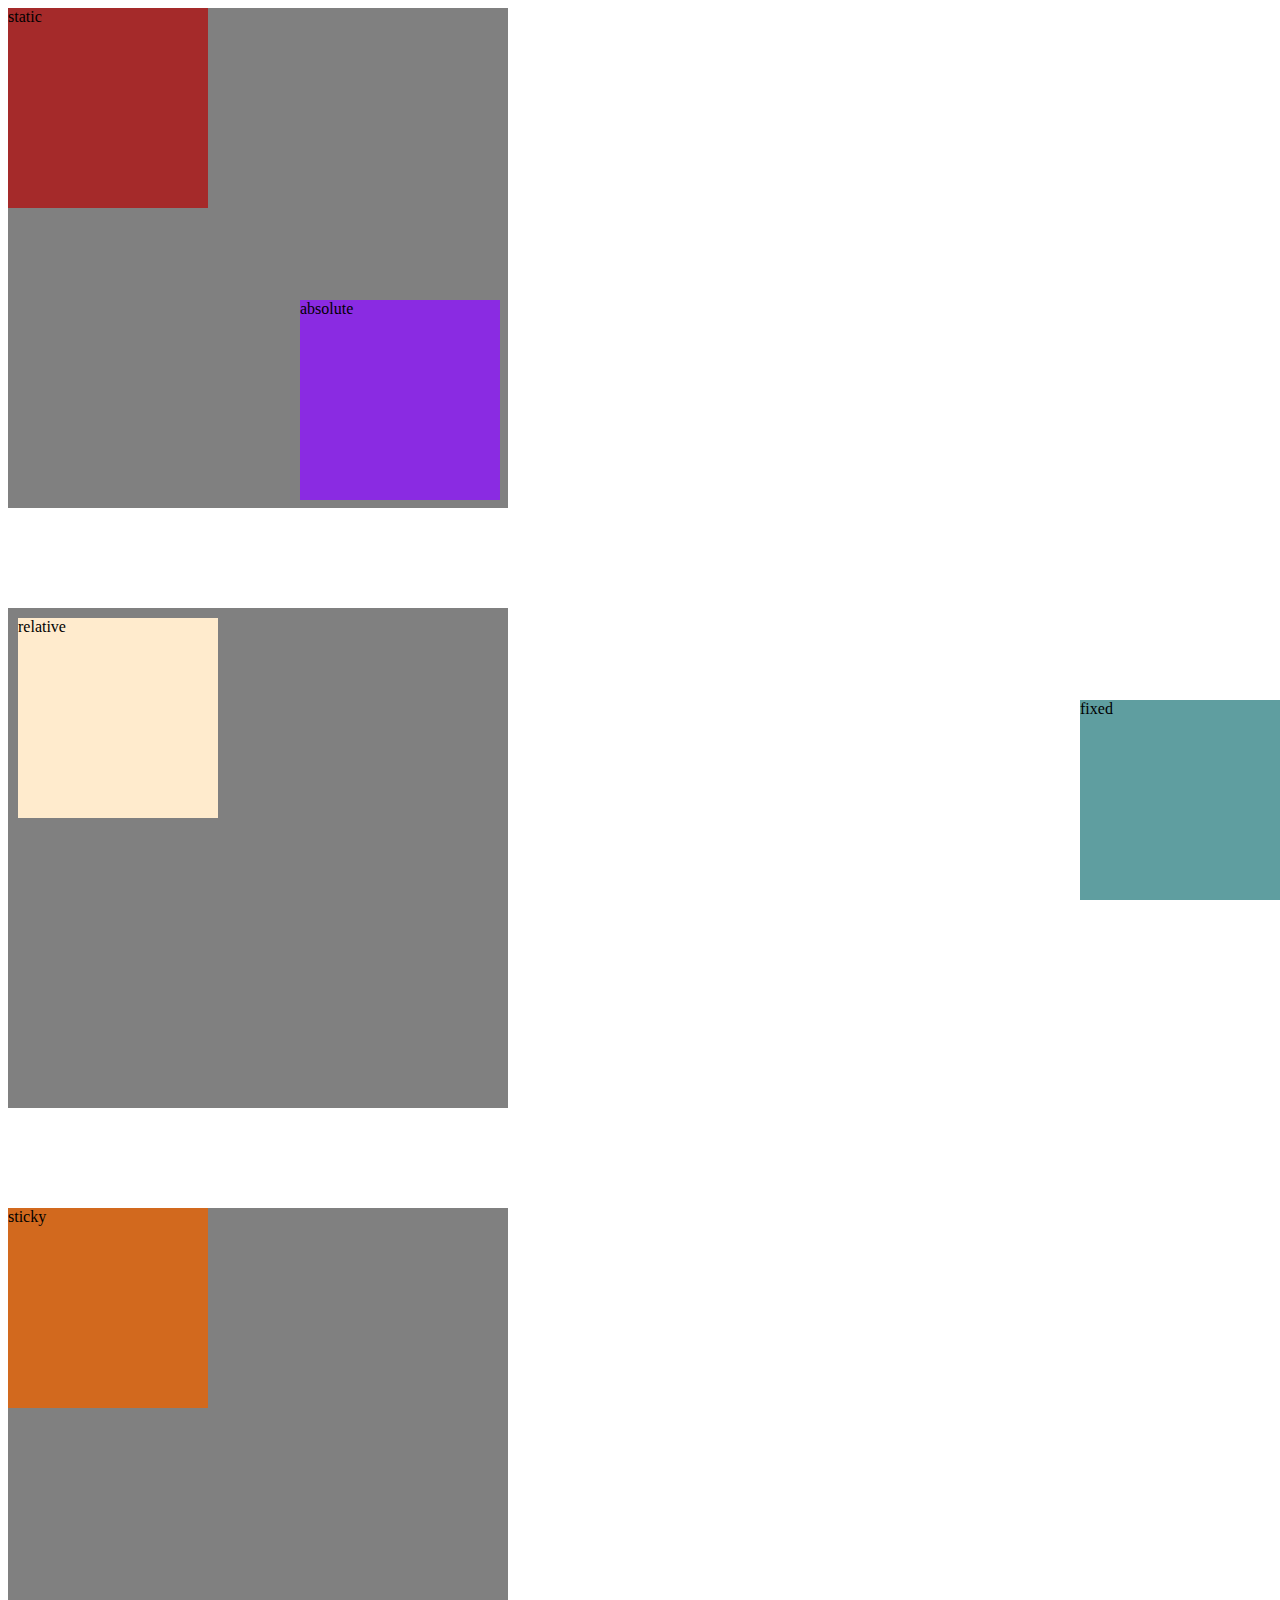
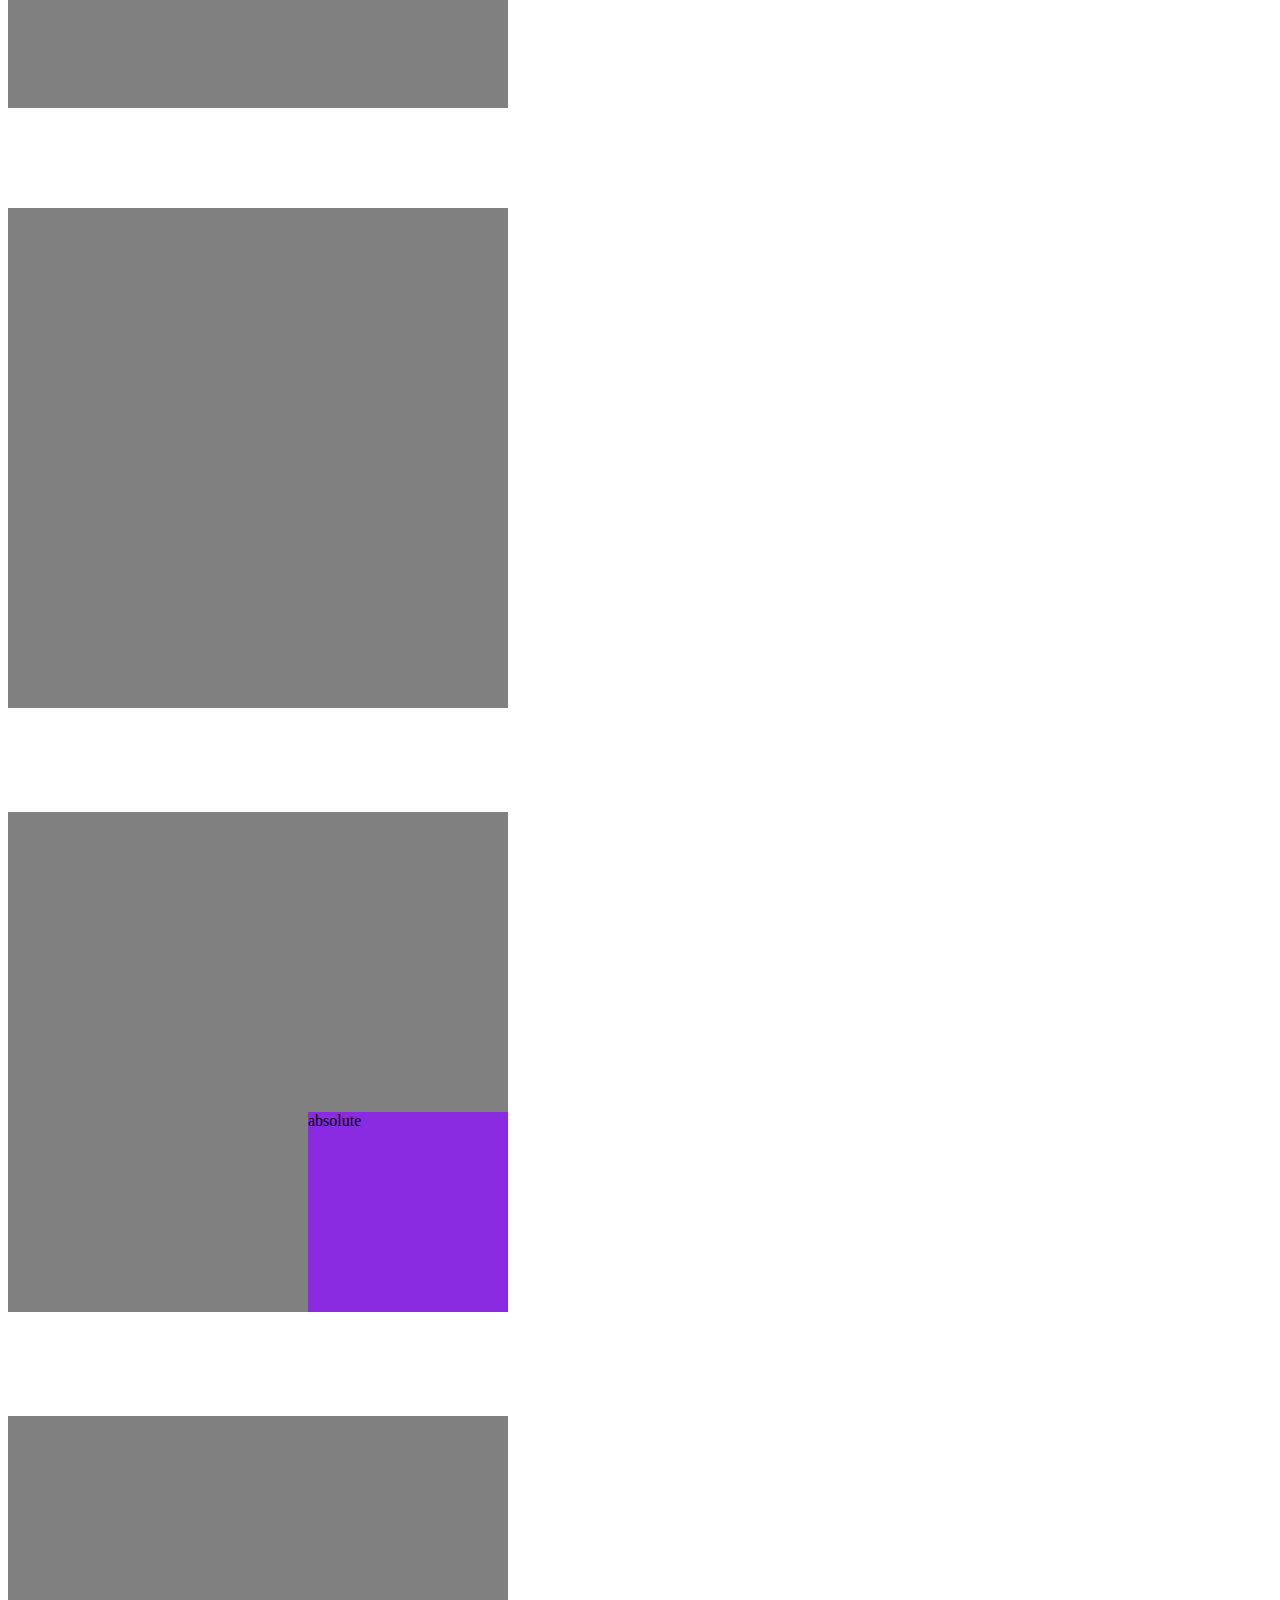
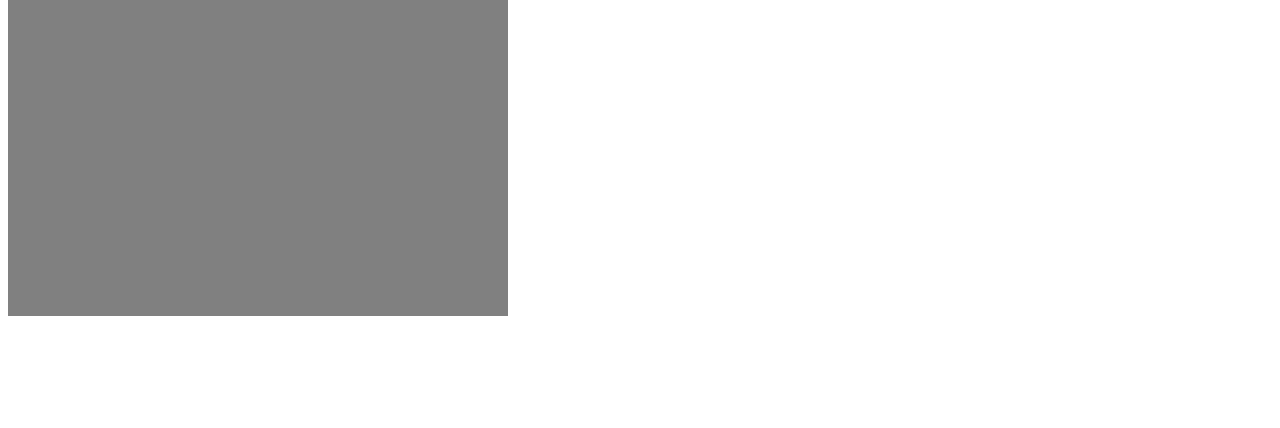
<file: Other/positionTask.html>
<!DOCTYPE html>
<html lang="en">
<head>
    <meta charset="UTF-8">
    <meta http-equiv="X-UA-Compatible" content="IE=edge">
    <meta name="viewport" content="width=device-width, initial-scale=1.0">
    <title>Document</title>
    <style>
        /*Просто фон*/
        .grayBox, .notGrayBox {
            display: inline-block;
            width: 500px;
            height: 500px;
            background-color: gray;
            margin-bottom: 100px;
            margin-right: 150px;
        }
        .notGrayBox {
            position: relative;
        }

        /*Стандартное отображение, ни top, ни left, ни bottom ни right не дают результата - положение определяется потоком страницы*/
        .static {
            display: inline-block;
            position: static;
            width: 200px;
            height: 200px;
            top: 100500;
            left: -100500;
            background-color: brown;
        }
        /*Координаты привязаны к родительскому объекту, если родительский объект - body, ведёт себя также, как и absolute*/
        .relative {
            display: inline-block;
            position: relative;
            width: 200px;
            height: 200px;
            top: 10px;
            left: 10px;
            background-color: blanchedalmond;
        }
        /*Координаты привязаны ко всей странице, но если у его родительского объекта position: relative, то привязывается к родителю. Главное отличие от relative: абсолютеый
        объект не влияет на поток, читай, на позиционированние других элементов*/
        .absolute {
            display: inline-block;
            position: absolute;
            width: 200px;
            height: 200px;
            top: 300px;
            left: 300px;
            background-color: blueviolet;
        }
        /*Также как и absolute не влияет на поток, но привязыается к координатам viewport'а / экрана*/
        .fixed {
            display: inline-block;
            position: fixed;
            width: 200px;
            height: 200px;
            bottom: 0;
            right: 0;
            background-color: cadetblue;
        }
        /*Пока не достиг определённого сещания по отношению к экрану, ведёт себя как static, потом же ведёт себя как fixed, но перемещается только в рамках своего родителя */
        .sticky {
            position: sticky;
            width: 200px;
            height: 200px;
            top: 10px;
            background-color: chocolate;
        }
    </style>
</head>
<body>
    <div class="grayBox">
        <div class="static">
            static
        </div>
    </div>

    <div class="grayBox">
        <div class="relative">
            relative
        </div>
    </div>

    <div class="grayBox">
        <div class="sticky">
            sticky
        </div>
    </div>

    <div class="grayBox">
        <div class="absolute">
            absolute
        </div>
    </div>
    <div class="notGrayBox">
        <div class="absolute">
            absolute
        </div>
    </div>

    <div class="grayBox">
        <div class="fixed">
            fixed
        </div>
    </div>
    
</body>
</html>
</file>
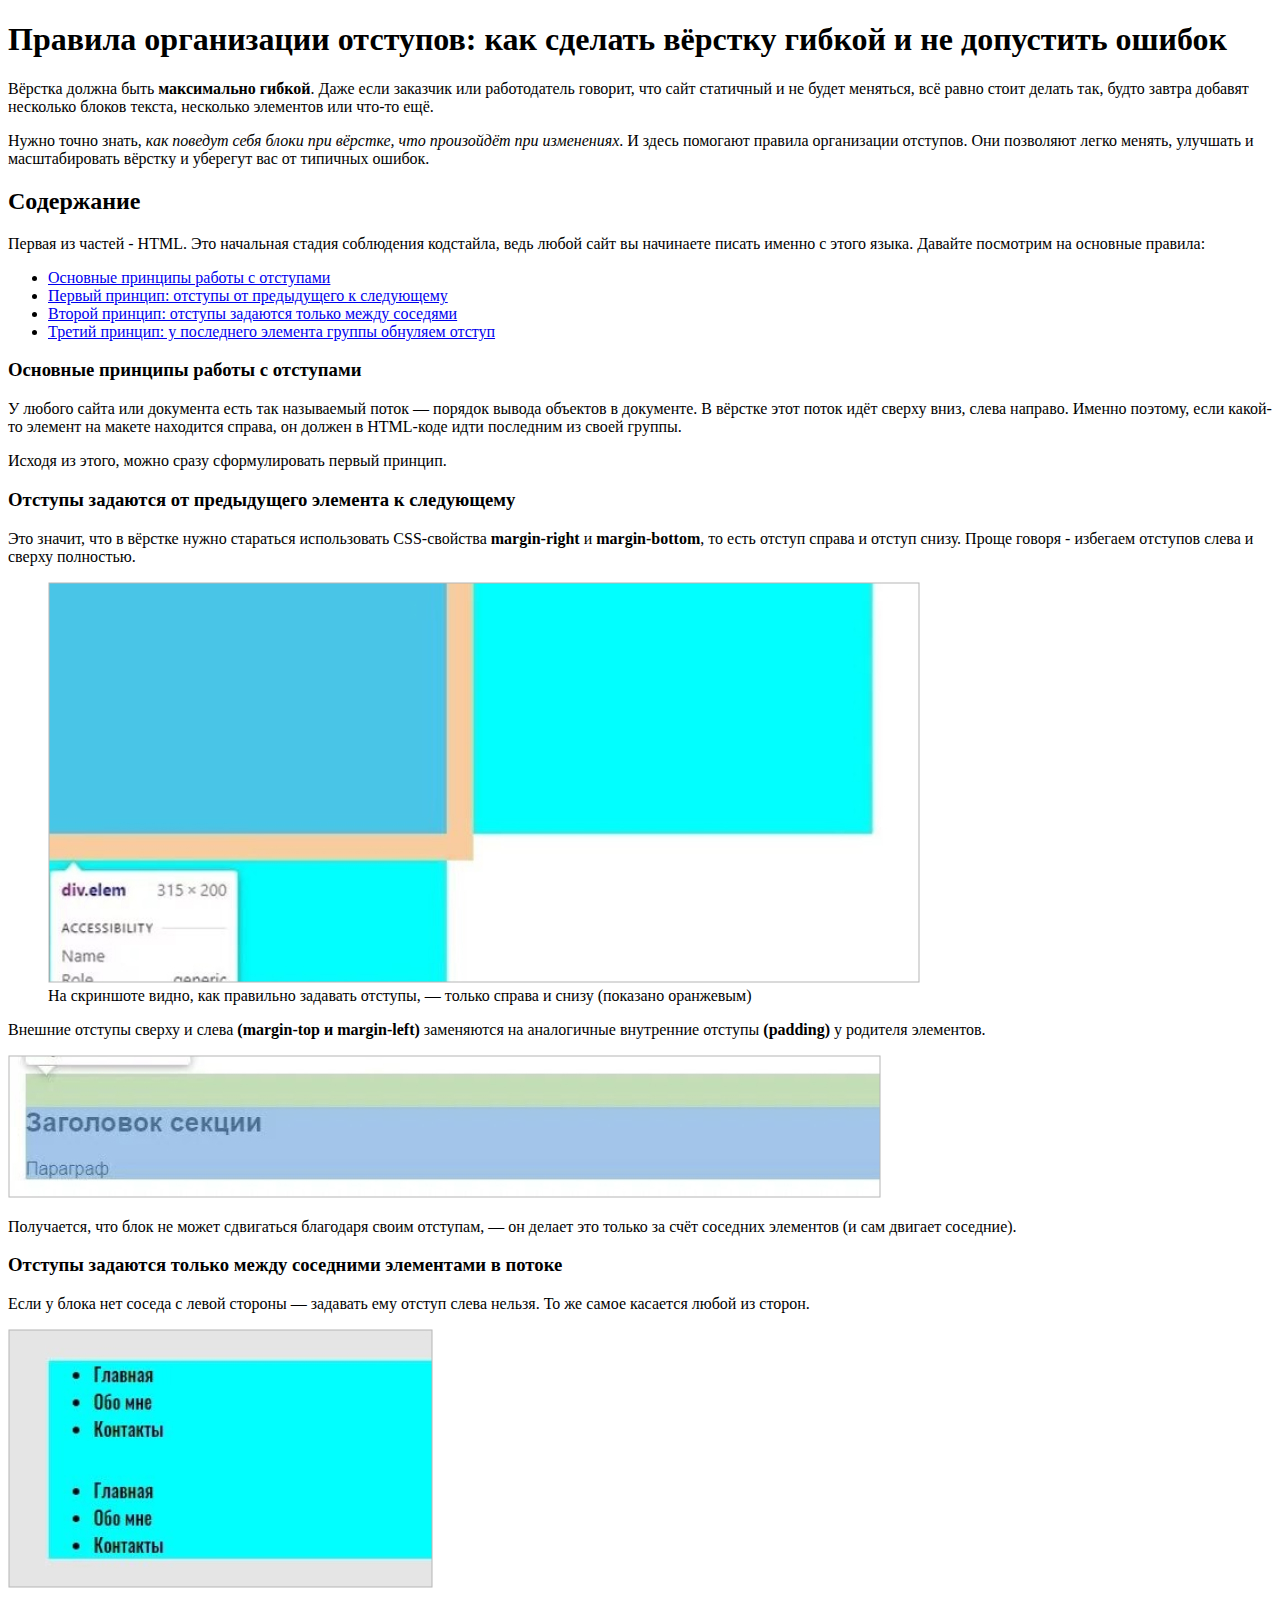
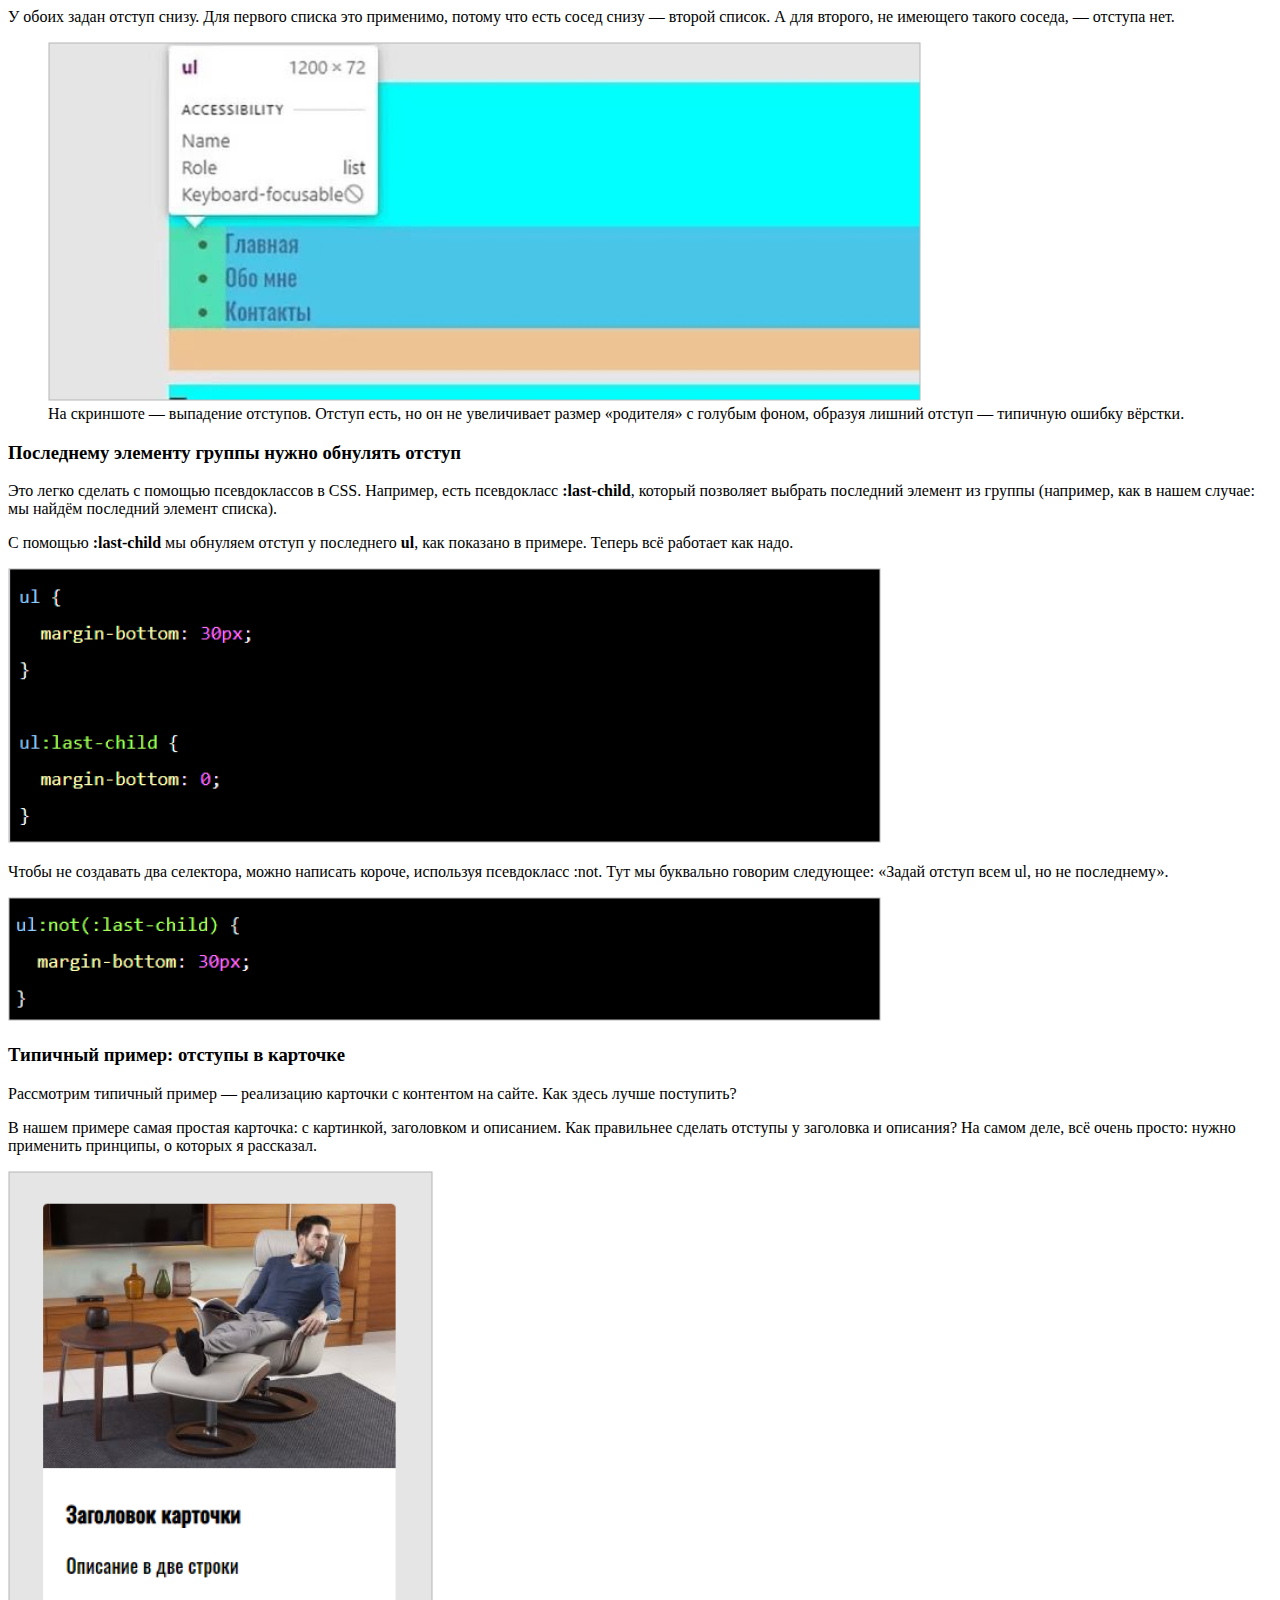
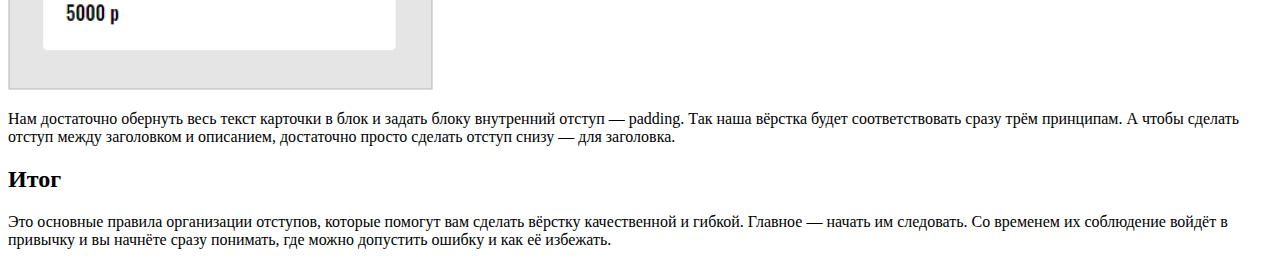
<file: SkillBox/2/article.html>
<!DOCTYPE html>
<html lang="en">
<head>
  <meta charset="UTF-8">
  <meta http-equiv="X-UA-Compatible" content="IE=edge">
  <meta name="viewport" content="width=device-width, initial-scale=1.0">
  <title>Document</title>
</head>
<body>
  <h1>
    Правила организации отступов: как сделать вёрстку гибкой и не допустить ошибок
  </h1>
  <p>
    Вёрстка должна быть <b>максимально гибкой</b>. Даже если заказчик или работодатель говорит, что сайт статичный и не будет меняться, всё равно стоит делать так, будто завтра добавят несколько блоков текста, несколько элементов или что-то ещё.
  </p>
  <p>
    Нужно точно знать, <i>как поведут себя блоки при вёрстке, что произойдёт при изменениях</i>. И здесь помогают правила организации отступов. Они позволяют легко менять, улучшать и масштабировать вёрстку и уберегут вас от типичных ошибок.
  </p>
  <h2>
    Содержание
  </h2>
  <p>
    Первая из частей - HTML. Это начальная стадия соблюдения кодстайла, ведь любой сайт вы начинаете писать именно с этого языка. Давайте посмотрим на основные правила:
  </p>
  <ul>
    <li><a href="#part1">Основные принципы работы с отступами</a></li>
    <li><a href="#part2">Первый принцип: отступы от предыдущего к следующему</a></li>
    <li><a href="#part3">Второй принцип: отступы задаются только между соседями</a></li>
    <li><a href="#part4">Третий принцип: у последнего элемента группы обнуляем отступ</a></li>
  </ul>
  <div id="part1">
    <h3>
      Основные принципы работы с отступами
    </h3>
    <p>
      У любого сайта или документа есть так называемый поток — порядок вывода объектов в документе. В вёрстке этот поток идёт сверху вниз, слева направо. Именно поэтому, если какой-то элемент на макете находится справа, он должен в HTML-коде идти последним из своей группы.
    </p>
    <p>
      Исходя из этого, можно сразу сформулировать первый принцип.
    </p>
  </div>
  <div id="part2">
    <h3>
      Отступы задаются от предыдущего элемента к следующему
    </h3>
    <p>
      Это значит, что в вёрстке нужно стараться использовать CSS-свойства <strong>margin-right</strong> и <strong>margin-bottom</strong>, то есть отступ справа и отступ снизу. Проще говоря - избегаем отступов слева и сверху полностью.
    </p>
    <figure>
      <img src="img\1.jpg" alt="">
      <figcaption>
        На скриншоте видно, как правильно задавать отступы, — только справа и снизу (показано оранжевым)
      </figcaption>
    </figure>
    <p>
      Внешние отступы сверху и слева <strong>(margin-top и margin-left)</strong> заменяются на аналогичные внутренние отступы <strong>(padding)</strong> у родителя элементов.
    </p>
    <img src="img\2.jpg" alt="">
    <p>
      Получается, что блок не может сдвигаться благодаря своим отступам, — он делает это только за счёт соседних элементов (и сам двигает соседние).
    </p>
  </div>
  <div id="part3">
    <h3>
      Отступы задаются только между соседними элементами в потоке
    </h3>
    <p>
      Если у блока нет соседа с левой стороны — задавать ему отступ слева нельзя. То же самое касается любой из сторон.
    </p>
    <img src="img\3.jpg" alt="">
    <p>
      У обоих задан отступ снизу. Для первого списка это применимо, потому что есть сосед снизу — второй список. А для второго, не имеющего такого соседа, — отступа нет.
    </p>
    <figure>
      <img src="img\4.jpg" alt="">
      <figcaption>
        На скриншоте — выпадение отступов. Отступ есть, но он не увеличивает размер «родителя» с голубым фоном, образуя лишний отступ — типичную ошибку вёрстки.
      </figcaption>
    </figure>
  </div>
  <div id="part4">
    <h3>
      Последнему элементу группы нужно обнулять отступ
    </h3>
    <p>
      Это легко сделать с помощью псевдоклассов в CSS. Например, есть псевдокласс <strong>:last-child</strong>, который позволяет выбрать последний элемент из группы (например, как в нашем случае: мы найдём последний элемент списка).
    </p>
    <p>
      С помощью <strong>:last-child</strong> мы обнуляем отступ у последнего <strong>ul</strong>, как показано в примере. Теперь всё работает как надо.
    </p>
    <img src="img\5.jpg" alt="">
    <p>
      Чтобы не создавать два селектора, можно написать короче, используя псевдокласс :not. Тут мы буквально говорим следующее: «Задай отступ всем ul, но не последнему».
    </p>
    <img src="img\6.jpg" alt="">
  </div>
  <h3>
    Типичный пример: отступы в карточке
  </h3>
  <p>
    Рассмотрим типичный пример — реализацию карточки с контентом на сайте. Как здесь лучше поступить?
  </p>
  <p>
    В нашем примере самая простая карточка: с картинкой, заголовком и описанием. Как правильнее сделать отступы у заголовка и описания? На самом деле, всё очень просто: нужно применить принципы, о которых я рассказал.
  </p>
  <img src="img\7.jpg" alt="">
  <p>
    Нам достаточно обернуть весь текст карточки в блок и задать блоку внутренний отступ — padding. Так наша вёрстка будет соответствовать сразу трём принципам. А чтобы сделать отступ между заголовком и описанием, достаточно просто сделать отступ снизу — для заголовка.
  </p>
  <h2>
    Итог
  </h2>
  <p>
    Это основные правила организации отступов, которые помогут вам сделать вёрстку качественной и гибкой. Главное — начать им следовать. Со временем их соблюдение войдёт в привычку и вы начнёте сразу понимать, где можно допустить ошибку и как её избежать.
  </p>
</body>
</html>
</file>
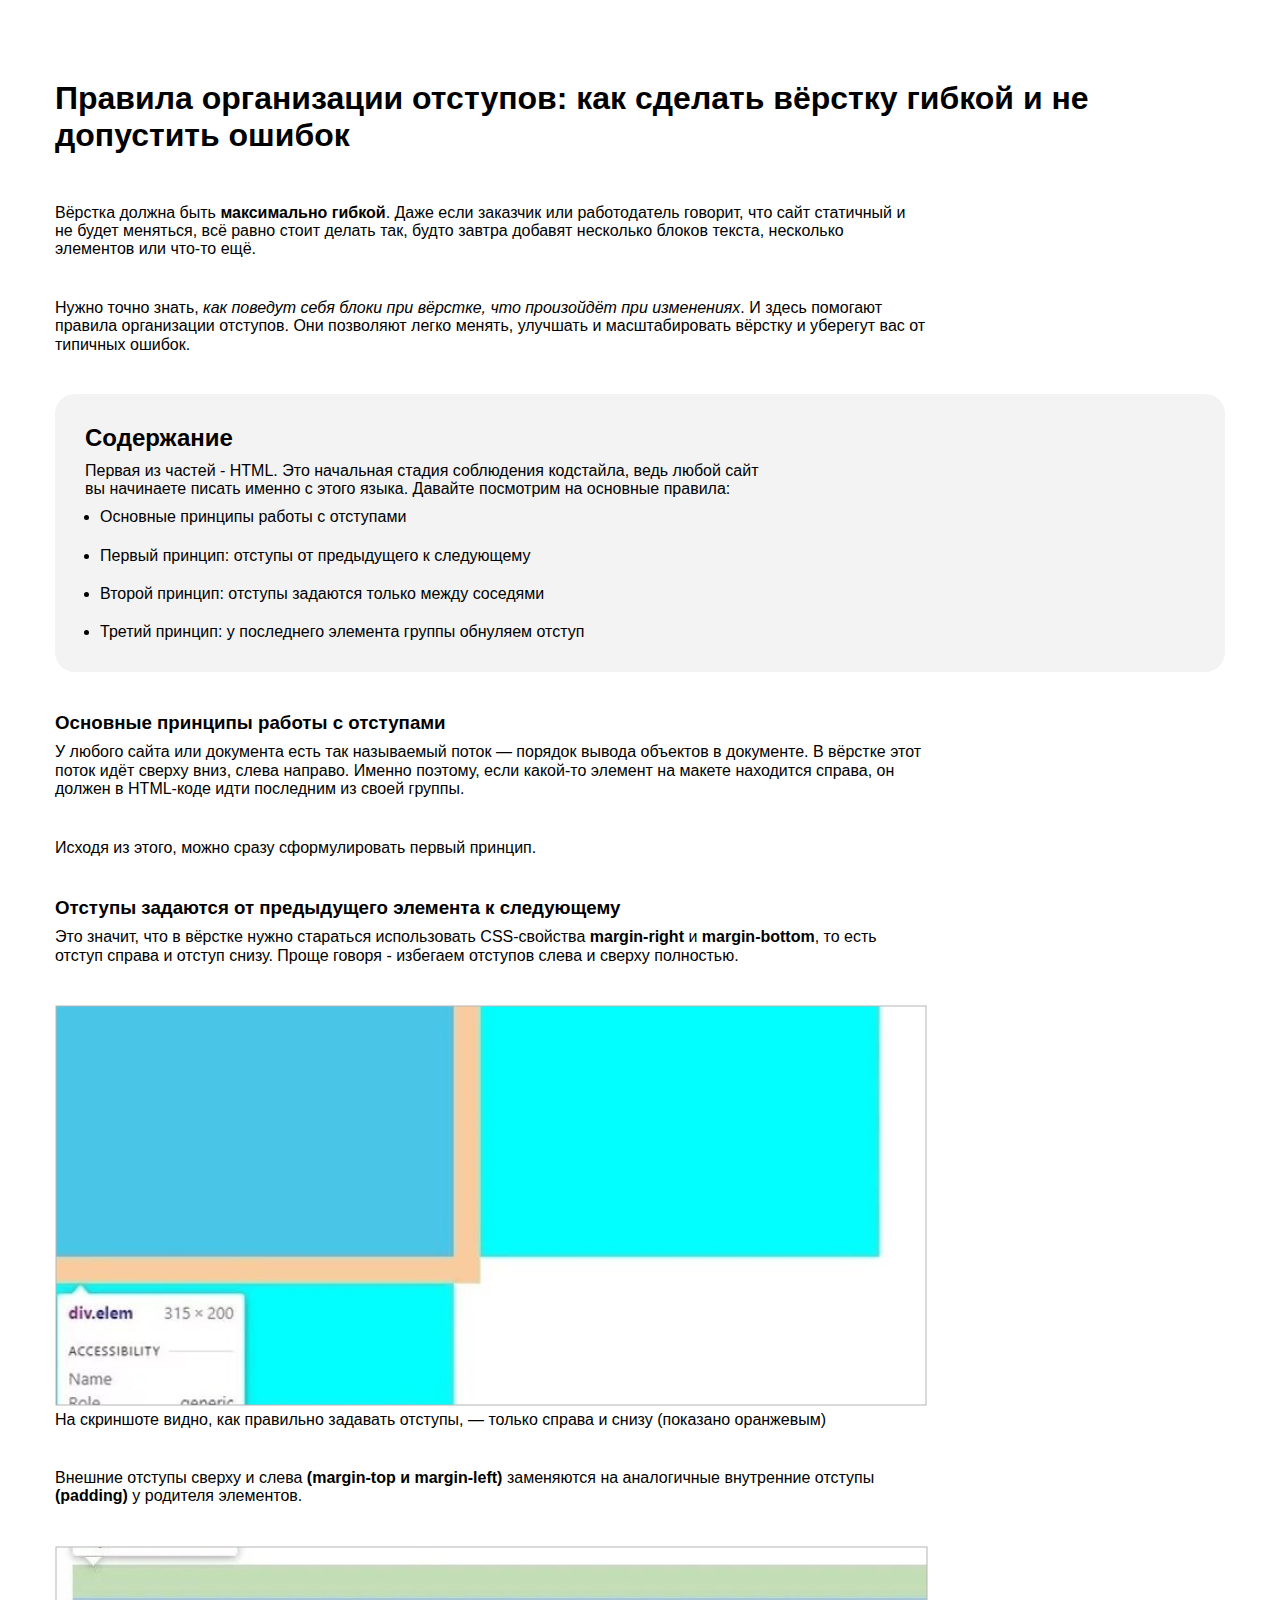
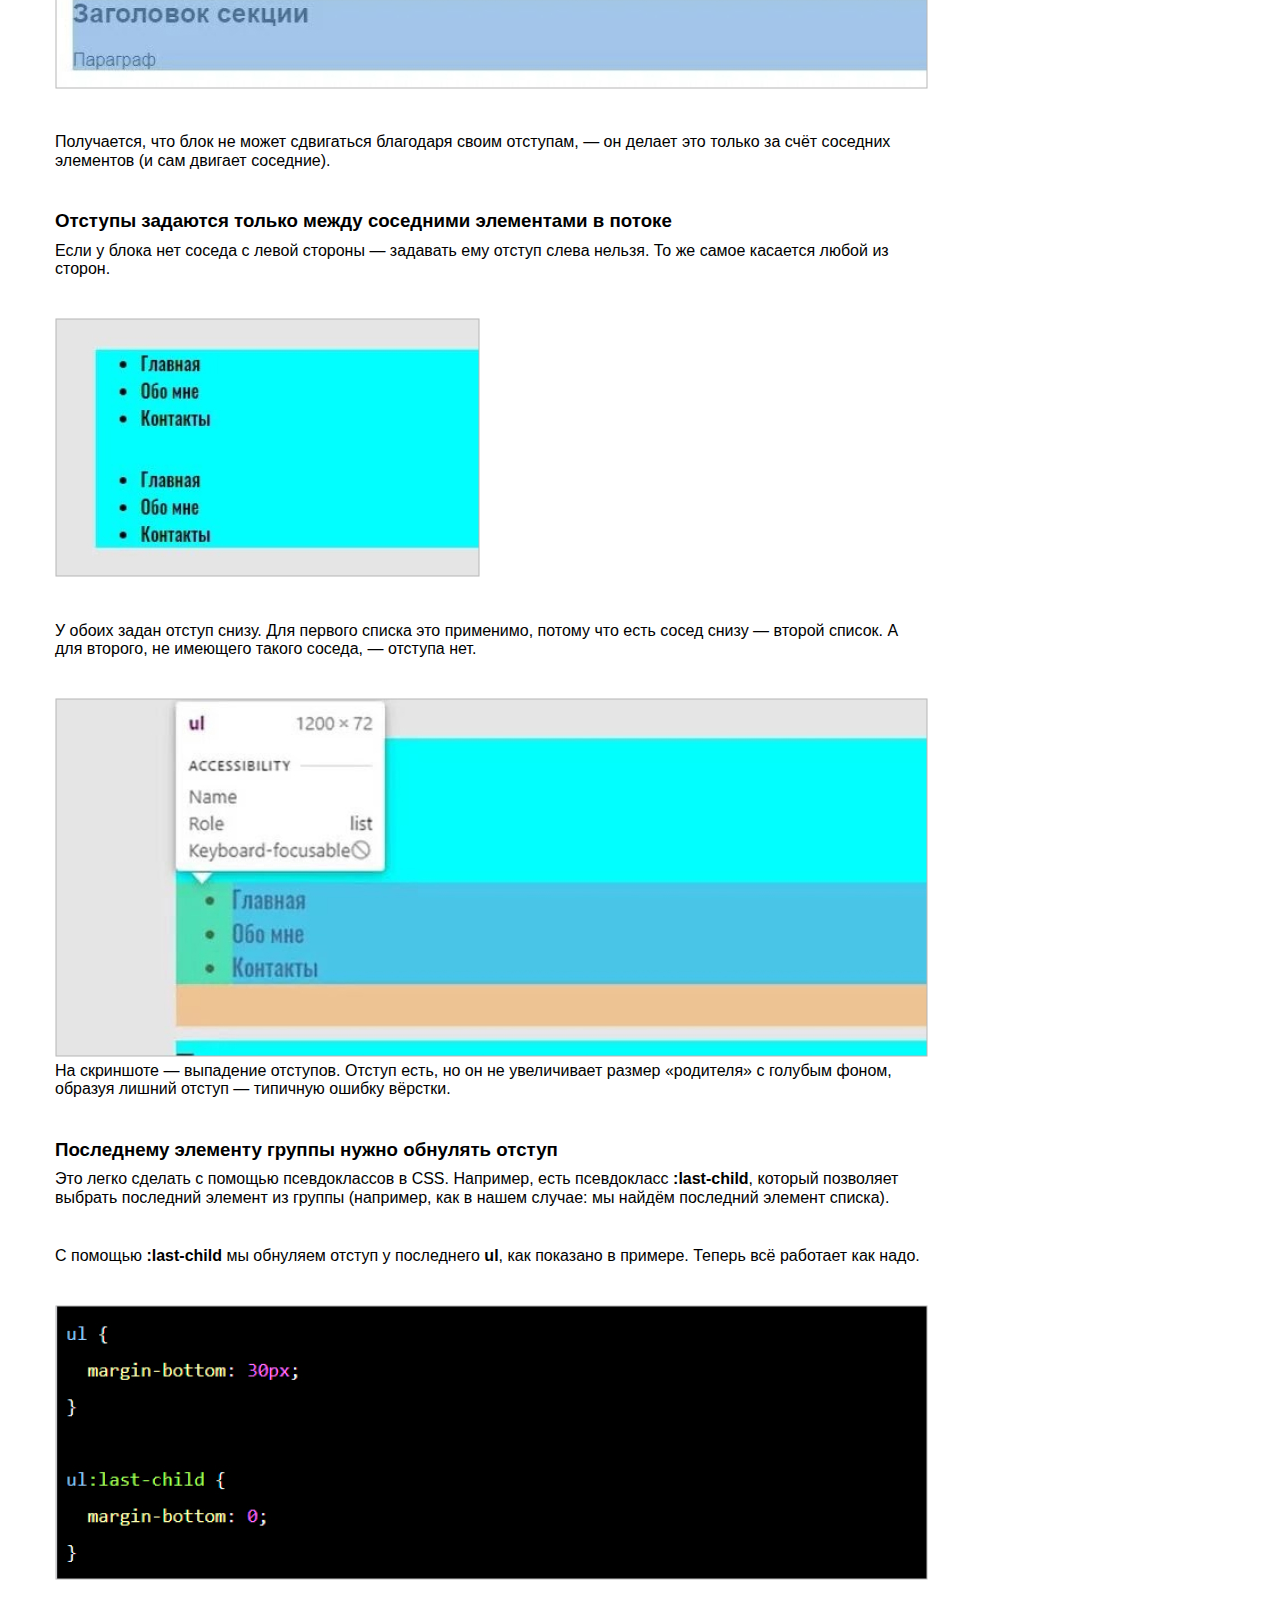
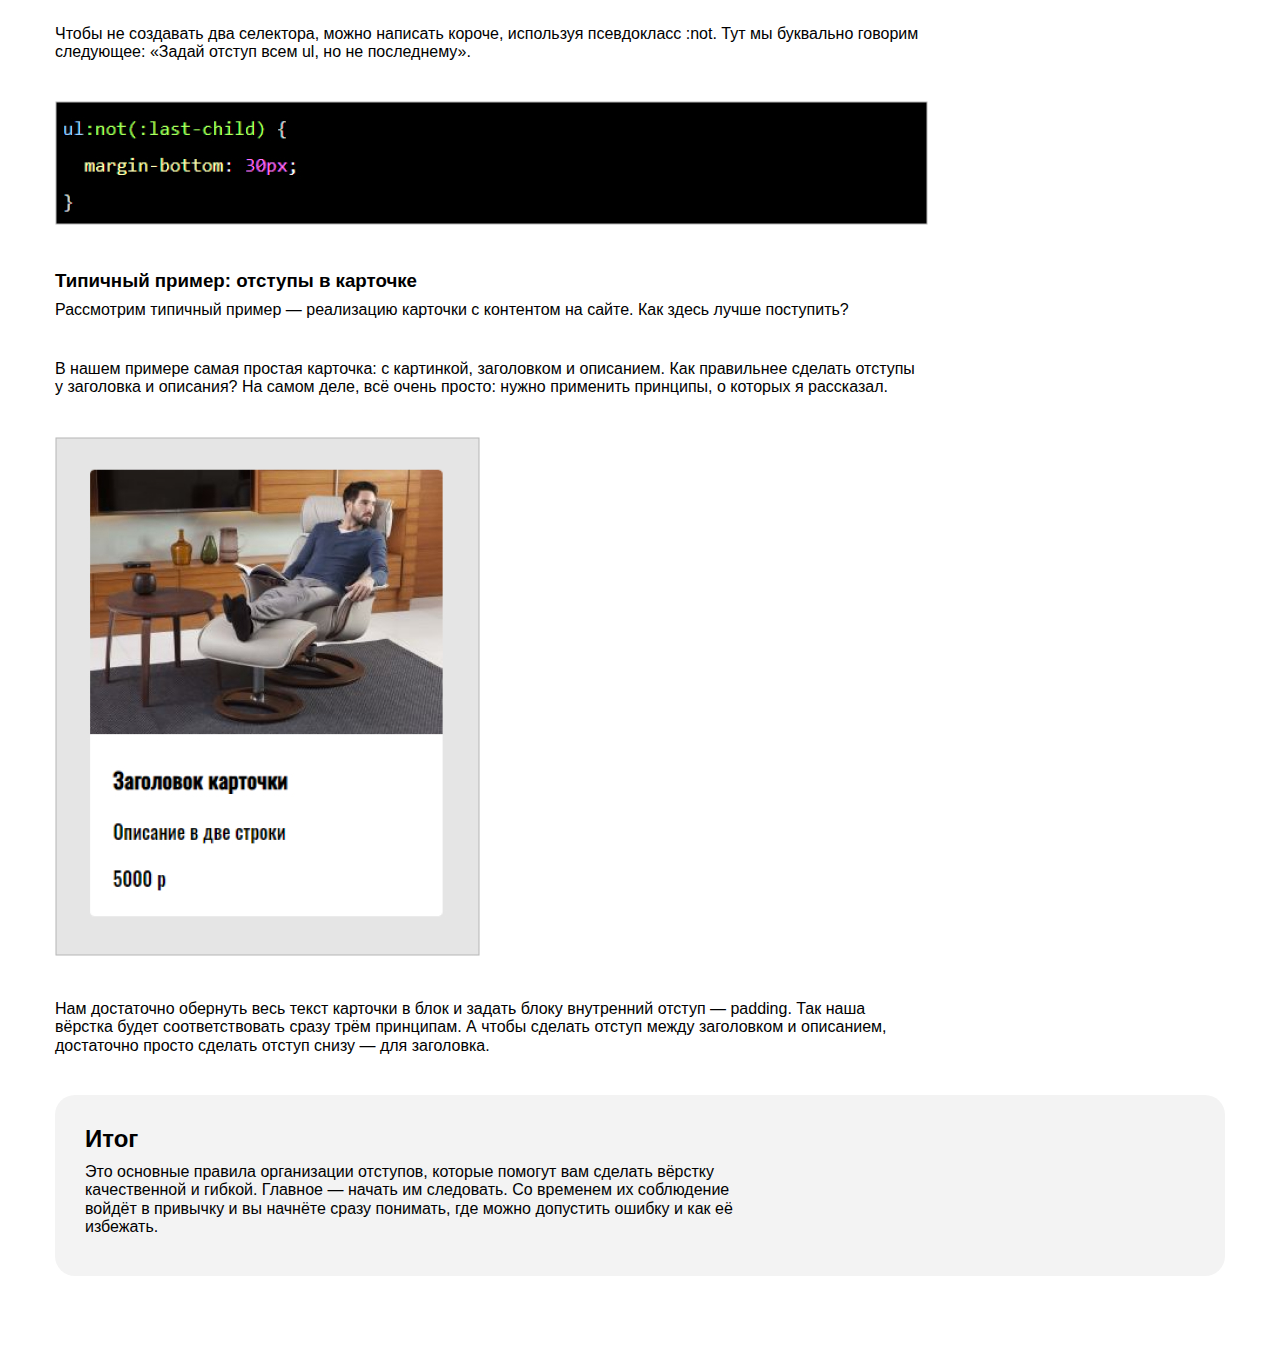
<file: SkillBox/3/article.html>
<!DOCTYPE html>
<html lang="en">
<head>
  <meta charset="UTF-8">
  <meta http-equiv="X-UA-Compatible" content="IE=edge">
  <meta name="viewport" content="width=device-width, initial-scale=1.0">
  <title>Document</title>
  <link rel="stylesheet" href="css\normalize.css">
  <link rel="stylesheet" href="css\style.css">
</head>
<body>
  <div class="container">
    <h1>
      Правила организации отступов: как сделать вёрстку гибкой и не допустить ошибок
    </h1>
    <p>
      Вёрстка должна быть <b>максимально гибкой</b>. Даже если заказчик или работодатель говорит, что сайт статичный и не будет меняться, всё равно стоит делать так, будто завтра добавят несколько блоков текста, несколько элементов или что-то ещё.
    </p>
    <p>
      Нужно точно знать, <i>как поведут себя блоки при вёрстке, что произойдёт при изменениях</i>. И здесь помогают правила организации отступов. Они позволяют легко менять, улучшать и масштабировать вёрстку и уберегут вас от типичных ошибок.
    </p>
    <div class="grayBackground">
      <h2>
        Содержание
      </h2>
      <p>
        Первая из частей - HTML. Это начальная стадия соблюдения кодстайла, ведь любой сайт вы начинаете писать именно с этого языка. Давайте посмотрим на основные правила:
      </p>
      <ul class="disctiption">
        <li><a href="#part1">Основные принципы работы с отступами</a></li>
        <li><a href="#part2">Первый принцип: отступы от предыдущего к следующему</a></li>
        <li><a href="#part3">Второй принцип: отступы задаются только между соседями</a></li>
        <li><a href="#part4">Третий принцип: у последнего элемента группы обнуляем отступ</a></li>
      </ul>
    </div>
    <div id="part1">
      <h3>
        Основные принципы работы с отступами
      </h3>
      <p>
        У любого сайта или документа есть так называемый поток — порядок вывода объектов в документе. В вёрстке этот поток идёт сверху вниз, слева направо. Именно поэтому, если какой-то элемент на макете находится справа, он должен в HTML-коде идти последним из своей группы.
      </p>
      <p>
        Исходя из этого, можно сразу сформулировать первый принцип.
      </p>
    </div>
    <div id="part2">
      <h3>
        Отступы задаются от предыдущего элемента к следующему
      </h3>
      <p>
        Это значит, что в вёрстке нужно стараться использовать CSS-свойства <strong>margin-right</strong> и <strong>margin-bottom</strong>, то есть отступ справа и отступ снизу. Проще говоря - избегаем отступов слева и сверху полностью.
      </p>
      <figure>
        <img src="img\1.jpg" alt="">
        <figcaption>
          На скриншоте видно, как правильно задавать отступы, — только справа и снизу (показано оранжевым)
        </figcaption>
      </figure>
      <p>
        Внешние отступы сверху и слева <strong>(margin-top и margin-left)</strong> заменяются на аналогичные внутренние отступы <strong>(padding)</strong> у родителя элементов.
      </p>
      <img src="img\2.jpg" alt="" class="singleImage">
      <p>
        Получается, что блок не может сдвигаться благодаря своим отступам, — он делает это только за счёт соседних элементов (и сам двигает соседние).
      </p>
    </div>
    <div id="part3">
      <h3>
        Отступы задаются только между соседними элементами в потоке
      </h3>
      <p>
        Если у блока нет соседа с левой стороны — задавать ему отступ слева нельзя. То же самое касается любой из сторон.
      </p>
      <img src="img\3.jpg" alt="" class="singleImage">
      <p>
        У обоих задан отступ снизу. Для первого списка это применимо, потому что есть сосед снизу — второй список. А для второго, не имеющего такого соседа, — отступа нет.
      </p>
      <figure>
        <img src="img\4.jpg" alt="">
        <figcaption>
          На скриншоте — выпадение отступов. Отступ есть, но он не увеличивает размер «родителя» с голубым фоном, образуя лишний отступ — типичную ошибку вёрстки.
        </figcaption>
      </figure>
    </div>
    <div id="part4">
      <h3>
        Последнему элементу группы нужно обнулять отступ
      </h3>
      <p>
        Это легко сделать с помощью псевдоклассов в CSS. Например, есть псевдокласс <strong>:last-child</strong>, который позволяет выбрать последний элемент из группы (например, как в нашем случае: мы найдём последний элемент списка).
      </p>
      <p>
        С помощью <strong>:last-child</strong> мы обнуляем отступ у последнего <strong>ul</strong>, как показано в примере. Теперь всё работает как надо.
      </p>
      <img src="img\5.jpg" alt="" class="singleImage">
      <p>
        Чтобы не создавать два селектора, можно написать короче, используя псевдокласс :not. Тут мы буквально говорим следующее: «Задай отступ всем ul, но не последнему».
      </p>
      <img src="img\6.jpg" alt="" class="singleImage">
    </div>
    <h3>
      Типичный пример: отступы в карточке
    </h3>
    <p>
      Рассмотрим типичный пример — реализацию карточки с контентом на сайте. Как здесь лучше поступить?
    </p>
    <p>
      В нашем примере самая простая карточка: с картинкой, заголовком и описанием. Как правильнее сделать отступы у заголовка и описания? На самом деле, всё очень просто: нужно применить принципы, о которых я рассказал.
    </p>
    <img src="img\7.jpg" alt="" class="singleImage">
    <p>
      Нам достаточно обернуть весь текст карточки в блок и задать блоку внутренний отступ — padding. Так наша вёрстка будет соответствовать сразу трём принципам. А чтобы сделать отступ между заголовком и описанием, достаточно просто сделать отступ снизу — для заголовка.
    </p>
    <div class="grayBackground">
      <h2>
        Итог
      </h2>
      <p>
        Это основные правила организации отступов, которые помогут вам сделать вёрстку качественной и гибкой. Главное — начать им следовать. Со временем их соблюдение войдёт в привычку и вы начнёте сразу понимать, где можно допустить ошибку и как её избежать.
      </p>
    </div>
  </div>
</body>
</html>
</file>
<file: SkillBox/11/css/connectFont.css>
@font-face {
    font-family: 'Muller';
    src: local("MullerBold"), 
        url("../font/MullerBold.woff2") format("woff2"),
        url("../font/MullerBold.woff") format("woff");
    font-weight: bold;
    font-style: normal;
}
@font-face {
    font-family: 'Muller';
    src: local("MullerLight"),
        url("../font/MullerLight.woff2") format("woff2"),
        url("../font/MullerLight.woff") format("woff");
    font-weight: light;
    font-style: normal;
}
@font-face {
    font-family: 'Muller';
    src: local("MullerMedium"),
        url("../font/MullerMedium.woff2") format("woff2"),
        url("../font/MullerMedium.woff") format("woff");
    font-weight: 500;
    font-style: normal;
}
@font-face {
    font-family: 'Muller';
    src: local("MullerRegular"),
        url("../font/MullerRegular.woff2") format("woff2"),
        url("../font/MullerRegular.woff") format("woff");
    font-weight: normal;
    font-style: normal;
}
</file>
<file: SkillBox/11/css/style.css>
/*background: linear-gradient(90deg, rgba(48, 64, 89, 0.84) -2.9%, rgba(53, 65, 83, 0) 65.7%);*/

:root {
    --non-active-yellow: #cc9933;
    --active-yellow: #A47312;
    --white: #fff;
    --bright-yellow: #F0BF5F;
    --in-big-margin: 45px;
    --table-margin: 24px;
    --border-radius: 15px;
    --transition-rate: 0.5s;
}

body {
    background-color: #F1F1F1;
    font-family: 'Muller';
}

section {
    margin-bottom: 70px;
}

strong {
    font-weight: bold;
}

h2 {
    margin-left: 40px;
    margin-bottom: 30px;
    font-size: 40px;
    color: #333;
}

.darker-link {
    color: #666;
}

.darker-link, .lighter-link {
    position: relative;
    transition: color var(--transition-rate) ease-in-out,;
}

.darker-link::after, .lighter-link::after {
    content: "";
    position: absolute;
    top: -5px;
    left: -5px;
    width: 100%;
    height: 100%;
    padding: 5px;
    border-color: rgba(0, 0, 0, 0);
    transition: border-color var(--transition-rate) ease-in-out;
}

.darker-link:focus {
    color: var(--non-active-yellow);
}

.lighter-link:focus {
    color: var(--bright-yellow);
}

.darker-link:hover, .lighter-link:hover {
    color: var(--non-active-yellow);
}

.darker-link:hover::after, .lighter-link:hover::after {
    border: 1px solid var(--non-active-yellow);
    border-color: var(--non-active-yellow);
}

.darker-link:active, .lighter-link:active {
    outline: none;
    color: var(--active-yellow);
}

.faded {
    opacity: 0.5;
}

.container {
    max-width: 1170px;
    margin: 30px auto;
}

.nav-and-response {
    margin-bottom: 70px;
    font-size: 16px;
}

.response {
    margin-right: var(--in-big-margin);
}

.upper-header {
    display: flex;
    align-items: center;
    margin-bottom: 30px;
}

.logo {
    margin-right: 40px;
}

.header-number {
    margin-right: auto;
    font-size: 20px;
    color: #666;
}

.to-your-cabinet {
    padding-left: 31px;
    color: var(--non-active-yellow);
    background-image: url('../img/toCab.svg');
    background-repeat: no-repeat;
    background-size: 21px 12px;
    background-position: 0 center;
}

.nav-and-response {
    display: flex;
    min-height: 70px;
    background-color: var(--white);
    border-radius: var(--border-radius);
    color: #666;
}

.navigation {
    display: flex;
    margin: 27px auto 27px var(--in-big-margin);
}

.navigation-item {
    display: inline-block;
    margin-right: var(--in-big-margin);
}

.btn {
    padding: 13px 20px;
    align-self: center;
    border-style: solid;
    border-radius: 10px;
    border-width: 1px;
    border-color: var(--non-active-yellow);
    color: var(--non-active-yellow);
    white-space: nowrap;
    background-color: rgba(0, 0, 0, 0);
    transition: background-color var(--transition-rate) ease-in-out,
                color var(--transition-rate) ease-in-out;
}

.btn:focus, .btn:hover {
    background-color: var(--non-active-yellow);
    color: var(--white);
}

.btn:active {
    background-color: var(--active-yellow);
    color: var(--white);
}

.link {
    padding-right: 16px;
    background-image: url("../img/link.svg");
    background-repeat: no-repeat;
    background-size: contain;
    background-position: right center;
}

.all-offers {
    display: flex;
}


.offers-container:not(:nth-child(2)) {
    margin-right: var(--table-margin);
}


.offers-item {
    position: relative;
    margin-bottom: var(--table-margin);
    padding-top: 40px;
    padding-left: var(--in-big-margin);
    min-height: 258px;
    min-width: 537px;
    border-radius: var(--border-radius);
    background-repeat: no-repeat;
    background-size: cover;
    background-color: var(--white);
}

.offers-item::after {
    position: absolute;
    content: "";
    top: 0;
    left: 0;
    width: 100%;
    height: 100%;
    z-index: 2;
    border-radius: var(--border-radius);
    background: linear-gradient(
        90deg, 
        rgba(48, 64, 89, 0.84) -2.9%, 
        rgba(53, 65, 83, 0) 65.7%
    );
}

.big-offer {
    padding-top: 212px;
}

.offer-headline {
    position: relative;
    z-index: 3;
    margin-bottom: 15px;
    max-width: 420px;
    font-size: 40px;
    font-weight: bold;
    color: var(--white);
}

.big-offer-headline {
    font-size: 60px;
}

.offer-cost {
    position: relative;
    z-index: 3;
    margin-bottom: 47px;
    font-size: 20px;
    color: var(--white);
}

.big-offer-cost {
    font-size: 30px;
}

.offer-more {
    position: relative;
    z-index: 3;
    font-size: 16px;
    color: var(--bright-yellow);
    transition: color var(--transition-rate) ease-in-out;
}

.offer-more:focus {
    color: var(--bright-yellow);
    outline: 1px solid var(--non-active-yellow);
    outline-offset: 8px;
}

.offer-more:hover {
    color: var(--bright-yellow);
}

.offer-more:active {
    color: var(--white);
    outline: none;
}

.offer-img1 {
    background-image: url('../img/offer1.jpg');
}

.offer-img2 {
    background-image: url('../img/offer2.jpg');
}

.offer-img3 {
    background-image: url('../img/offer3.jpg');
}

.about-us-article {
    max-width: 888px;
    line-height: 2;
    font-size: 16px;
    color: #000;
}

.flex-list {
    display: flex;
    flex-wrap: wrap;
}

.services-item {
    margin-right: var(--table-margin);
    margin-bottom: var(--table-margin);  
    padding-top: 191px;
    padding-left: var(--in-big-margin);
    padding-bottom: 35px;
    flex-basis: calc(573px - var(--in-big-margin));
    border-radius: var(--border-radius);
    background-color: var(--white);
    background-repeat: no-repeat;
    background-size: contain;
    background-position: top;
}

.services-item:nth-child(2n) {
    margin-right: 0;
}

.to-service {
    font-size: 20px;
    font-weight: 500;
    line-height: 2;
    color: var(--bright-yellow);
    transition: color var(--transition-rate) ease-in-out;
}

.to-service:focus {
    color: var(--non-active-yellow);
    outline: 1px solid var(--non-active-yellow);
    outline-offset: 8px;
}

.to-service:hover {
    color: var(--non-active-yellow);
}

.to-service:active {
    color: var(--active-yellow);
    outline: none;
}

.service-about {
    max-width: 402px;
    font-size: 16px;
    line-height: 2;
    color: #000;
}

.service-img1 {
    background-image: url('../img/services1.jpg');
}

.service-img2 {
    background-image: url('../img/services2.jpg');
}

.service-img3 {
    background-image: url('../img/services3.jpg');
}

.service-img4 {
    background-image: url('../img/services4.jpg');
}

.advatages-item {
    margin-right: 22px;
    margin-bottom: 22px;
    flex-basis: 276px;
    min-height: 276px;
    border-radius: var(--border-radius);
    background-color: var(--white);
}

.advatages-item:nth-child(4n) {
    margin-right: 0;
}

.advatages-card {
    margin: 40px 42px 32px var(--in-big-margin)
}

.advatages-card-article {
    margin-top: 10px;
    line-height: 2;
}

.accomodation-item {
    position: relative;
    margin-right: var(--table-margin);
    margin-bottom: var(--table-margin);
    height: 440px;
    padding-left: var(--in-big-margin);
    padding-bottom: var(--in-big-margin);
    flex-basis: 328px;
    border-radius: var(--border-radius);
    background-color: var(--white);
    background-position: top;
    background-size: contain;
    background-repeat: no-repeat;
}

.accomodation-card-content {
    position: relative;
    top: 249px;
}

.accomodation-item:nth-child(3n) {
    margin-right: 0;
}

.stars {
    display: flex;
    position: absolute;
    top: 0;
    right: var(--in-big-margin);
}

.star:not(:last-child) {
    margin-right: 6px;
}

.accomodation-card-cost {
    margin-bottom: 16px;
}

.accomodation-card-name {
    margin-bottom: 16px;
}

.accomodation-card-location {
    margin-bottom: 20px;
}

.big-accomodation-item {
    background-size: cover;
}

.go-to-all::before {
    content: '';
    position: absolute;
    top: 0;
    left: 0;
    width: 100%;
    height: 100%;
}

.go-to-all-content {
    display: flex;
    align-items: center;
    position: absolute;
    bottom: 27px;
    font-size: 20px;
    line-height: 2;
    color: var(--white);
}

.go-to-all-text {
    margin-right: 5px;
}

.accomodation-img9 {
    background-image: url('../img/accomodation9.jpg');
}

.accomodation-img8 {
    background-image: url('../img/accomodation8.jpg');
}

.accomodation-img7 {
    background-image: url('../img/accomodation7.jpg');
}

.accomodation-img6 {
    background-image: url('../img/accomodation6.jpg');
}

.accomodation-img5 {
    background-image: url('../img/accomodation5.jpg');
}

.accomodation-img4 {
    background-image: url('../img/accomodation4.jpg');
}

.accomodation-img3 {
    background-image: url('../img/accomodation3.jpg');
}

.accomodation-img2 {
    background-image: url('../img/accomodation2.jpg');
}

.accomodation-img1 {
    background-image: url('../img/accomodation1.jpg');
}

.want-to-tour {
    padding: var(--in-big-margin) 0;
    background: #e5e5e5;
    border-radius: var(--border-radius);
}

.form {
    margin: 0 auto;
    max-width: 1080px;
    border-radius: var(--border-radius);
    background-color: var(--white);
}

.form-container {
    display: flex;
    justify-content: space-evenly;
    flex-grow: 1;
    align-items: center;
}

.field-with-dicription {
    margin: 32px 0;
}

.discription {
    margin-bottom: 15px;
}

.disable-border {
    border: none;
}

.number {
    width: 121px;
    border-bottom: 2px solid #e9e9e9;
}


.contacts-container{
    display: flex;
    justify-content: space-between;
    padding: var(--in-big-margin);
    border-radius: var(--border-radius);
    background-color: var(--white);
}

.contacts-img {
    flex-grow: 2;
    border-radius: 10px;
}

.contacts-list {
    margin-bottom: var(--in-big-margin);
}

.contacts-info {
    flex-basis: 375px;
    margin-right: 53px;
}

.contacts-item {
    display: flex;
    justify-content: space-between;
    padding-bottom: 23px;
    margin-bottom: 25px;
    border-bottom: 1px solid #e9e9e9;
}

.contacts-headline {
    font-size: 20px;
    font-weight: bold;
}

.contacts-discription {
    display: flex;
    flex-direction: column;
    max-width: 229px;
    font-size: 16px;
    line-height: 1.6;
}

.contacts-discription a {
    width: 229px;
}

.big-btn {
    padding: 27px 30px;
}

.footer {
    position: relative;
    display: flex;
    justify-content: space-between;
    padding: var(--in-big-margin);
    border-radius: var(--border-radius);
    background-color: #333;
    background-image: url("../img/footerLogo.png");
    background-repeat: no-repeat;
    background-position: 77% bottom;
}

.footer-text {
    line-height: 1.9;
    font-size: 16px;
    color: var(--white);
}

.footer-first {
    max-width: 302px;
    margin-right: 125px;
}

.footer-first-item:not(:last-child) {
    margin-bottom: 40px;
}

.footer-address {
    flex-grow: 2;
}

.footer-address-item {
    margin-bottom: 15px;
}

.footer-icons {
    position: absolute;
    right: var(--in-big-margin);
}

.footer-icon-item {
    margin-bottom: 20px;
}

.yellow-text {
    font-weight: 500;
    color: var(--non-active-yellow);
}

.icon svg {
    fill: #999999;
    transition: fill var(--transition-rate) ease-in-out;
}

.icon:focus svg, .icon:hover svg {
    fill: var(--non-active-yellow);
}

.icon:active svg {
    fill: var(--active-yellow);
}
</file>
<file: SkillBox/12/css/connectFont.css>
@font-face {
    font-family: 'Montserrat';
    src: local("MontserratBold"), 
        url("../font/Montserrat-Bold.ttf");
    font-weight: 700;
    font-style: normal;
}
@font-face {
    font-family: 'Montserrat';
    src: local("MontserratExtraBold"), 
        url("../font/Montserrat-ExtraBold.ttf");
    font-weight: 800;
    font-style: normal;
}
@font-face {
    font-family: 'Montserrat';
    src: local("MontserratRegular"), 
        url("../font/Montserrat-Regular.ttf");
    font-weight: 400;
    font-style: normal;
}
@font-face {
    font-family: 'Montserrat';
    src: local("MontserratSemiBold"), 
        url("../font/Montserrat-SemiBold.ttf");
    font-weight: 600;
    font-style: normal;
}
</file>
<file: SkillBox/12/css/style.css>
:root {
    --white: #FFF;
    --black: #000;
    --orange: #FF9900;
    --hover-orange: #FFB84D;
    --active-orange: #E1670E;
    --gray: #414141;
    --section-margin: 100px;
    --nav-margin: 85px;
    --inner-section-margin: 50px;
}

body {
    min-width: 320px;
    font-family: 'Montserrat';
    font-weight: 400;
    font-style: normal;
    line-height: 1.2;
    color: #000000;
    background-color: var(--white);
}

section {
    padding-bottom: var(--section-margin);
}

section:last-child {
    margin-bottom: 0;
}

.container {
    padding: 0 3.9%;
}

.flex {
    display: flex;
    align-items: center;
    flex-wrap: wrap;
}

.btn {
    padding: 25px 39px;
    border: 0;
    border-radius: 16px;
    font-weight: 700;
    font-size: 23px;
    color: var(--white);
    background-color: var(--orange);
    transition: background-color 0.1s ease-in-out;
}

.btn:hover, .btn:focus {
    background-color: var(--hover-orange);
}

.btn:active {
    background-color: var(--active-orange);
}

.third-headline {
    font-weight: 700;
    font-size: 24px;
    line-height: 32px;
    margin-bottom: 8px;
}

.section-headline {
    font-size: 48px;
    margin-bottom: 20px;

}

/*HEADER*/

.header {
    width: calc(100% - 75px * 2);
    padding: 14px 75px;
    justify-content: space-between;
    border-radius: 0px 0px 32px 32px;
    background-color: var(--white);
    box-shadow: 0px 5px 40px rgba(0, 0, 0, 0.1);
}

.header-menu {
    display: none;
    border: none;
    background: none;
}

.navigation-item {
    position: relative;
    margin-right: var(--nav-margin);
    font-weight: 600;
    font-size: 18px;
    transition: color 0.1s ease-in-out;
}

.navigation-item:last-child {
    margin-right: 0;
}

.navigation-item::after {
    content: "";
    position: absolute;
    width: 100%;
    height: 2px;
    left: 0;
    bottom: -4px;
    background-color: rgba(0, 0, 0, 0);
    transform: scaleX(0);
    transition: background-color 0.3s ease-in-out,
                transform 0.3s ease-in-out;
}

.navigation-item:hover::after {
    background-color: var(--hover-orange);
    transform: scaleX(1);
}

.navigation-item:focus {
    outline-offset: 1px;
    outline: 2px solid var(--hover-orange);
}

.navigation-item:active {
    color: var(--active-orange);
}

.navigation-item:active::after {
    background-color: var(--active-orange);
}

.header-search:hover {
    stroke: var(--hover-orange);
}

.header-search:hover path {
    stroke: var(--hover-orange);
}

.header-search:focus {
    stroke: var(--black);
    outline: 2px solid var(--hover-orange);
    outline-offset: 1px;
}

/*MAIN SECTION*/

.order-calc {
    position: relative;
    padding-top: 100px;
    padding-bottom: 100px;
    margin: var(--inner-section-margin) 0;
    border-radius: 32px;
    background-image: url("../img/low-angle-photo-of-balconies-2462015\ 1.png");
    background-repeat: no-repeat;
    background-size: cover;
}

.order-calc-content {
    margin-left: 80px;
    max-width: 50%;
    color: var(--white);
}

.order-calc-headline {
    margin-bottom: 24px;
    font-weight: 800;
    font-size: 70px;
}

.order-calc-paragraph {
    margin-bottom: 90px;
    font-weight: 700;
    font-size: 24px;
}

.order-calc-ellipses {
    white-space: nowrap;
    position: absolute;
    left: calc(50% - (85px / 2));
    bottom: 26px;
}

.order-calc-ellipses-item:not(:last-child) {
    margin-right: 20px;
}

.main-section-par {
    max-width: 71%;
    margin-bottom: var(--inner-section-margin);
    font-size: 16px;
    line-height: 32px;
}

.main-section-table {
    width: 100%;
    flex-wrap: wrap;
    align-items: stretch;
}

.table-big {
    min-width: 868px;
    max-width: 45%;
    padding-top: 426px;
    margin-right: 32px;
    border-radius: 32px;
    background-image: url("../img/How\ we\ work.png");
    background-repeat: no-repeat;
    background-size: cover;
}

.table-big-content {
    padding: 50px 50px;
    justify-content: space-between;
    background: rgba(0, 0, 0, 0.5);
    border-radius: 32px;
}

.big-content-par {
    max-width: 60%;
    font-weight: 700;
    font-size: 16px;
    line-height: 32px;
    color: var(--white);
}

.big-content-btn {
    padding: 19px 35px;
    border: 3px solid var(--orange);
    border-radius: 16px;
    font-weight: 700;
    font-size: 16px;
    color: var(--white);
    background-color: rgba(0, 0, 0, 0);
    transition: background-color 0.1s ease-in-out,
                border-color 0.1s ease-in-out;
}

.big-content-btn:hover, .big-content-btn:focus {
    background-color: var(--orange);
}

.big-content-btn:active {
    border-color: var(--active-orange);
    background-color: var(--active-orange);
}

.table-small {
    flex-grow: 1;
    justify-content: space-between;
    flex-direction: column;
    align-items: baseline;
}

.small-item {
    position: relative;
    width: 100%;
    height: 295px;
    border: 1px solid #cacaca;
    border-radius: 32px;
    background-repeat: no-repeat;
    background-position: 9% 50%;
}

.small-item-bg1 {
    background-image: url("../img/Packege.svg");
}

.small-item-bg2 {
    background-image: url("../img/Screew.svg");
}

.small-item-content {
    display: inline-block;
    position: relative;
    top: 60px;
    left: 300px;
}

.small-item-par {
    max-width: 450px;
    line-height: 32px;
}

/*HOW WE WORK SECTION*/

.how-headline {
    margin-bottom: var(--inner-section-margin);
}

.how-nav {
    margin-bottom: var(--inner-section-margin);
}

.how-nav-item {
    margin-right: 85px;
    font-size: 18px;
    transition: color 0.1s ease-in-out;
}

.how-nav-item:last-child {
    margin-right: 0;
}

.how-nav-item:hover {
    color: var(--hover-orange);
}

.how-nav-item:focus {
    outline: 2px solid var(--hover-orange);
    outline-offset: 1px;
}

.how-nav-item:active {
    color: var(--active-orange);
}

.how-table-par {
    margin-bottom: 18px;
    max-width: 758px;
    line-height: 32px;
}

.how-table {
    justify-content: space-between;
}

.how-table-more {
    padding: 20px 38px;
    font-size: 16px;
    margin-right: 32px;
    transition: background-color 0.1s ease-in-out;
}

.how-table-document {
    padding: 20px 38px;
    border: 1px solid var(--black);
    border-radius: 16px;
    background-color: rgba(0, 0, 0, 0);
    font-size: 16px;
    transition: background-color 0.1s ease-in-out,
                border-color 0.1s ease-in-out,
                color 0.1s ease-in-out;
}

.how-table-document:hover, .how-table-document:focus {
    background-color: #666;
    border-color: #666;
    color: var(--white);
}

.how-table-document:active {
    background-color: var(--black);
    border-color: var(--black);
}

/*QA*/

.qa-section {
    padding-top: 10px;
}

.qa-headline {
    margin-bottom: 32px;
}

.qa-list-item {
    padding: 30px 0;
    justify-content: space-between;
    align-items: center;
    border: 1px solid #cacaca;
    border-left: none;
    border-right: none;
    transition: border-color 0.1s ease-in-out;
}

.qa-list-item:not(:first-child) {
    margin-top: -1px;
}

.qa-item-headline {
    transition: color 0.1s ease-in-out;
}

.qa-item-svg ellipse {
    transition: fill 0.1s ease-in-out;
}

.qa-item-svg path {
    transform-origin: center center;
    transition: fill 0.1s ease-in-out,
                transform 0.1s ease-in-out;
}

.qa-list-item:hover + .qa-list-item, .qa-list-item:focus  + .qa-list-item {
    border-top-color: rgba(0, 0, 0, 0);
}

.qa-list-item:hover, .qa-list-item:focus {
    border-color: var(--hover-orange);
}

.qa-list-item:hover .qa-item-headline, .qa-list-item:focus .qa-item-headline {
    color: var(--hover-orange);
}

.qa-list-item:hover .qa-item-svg ellipse, .qa-list-item:focus .qa-item-svg ellipse {
    fill: var(--hover-orange);
}

.qa-list-item:hover .qa-item-svg path, .qa-list-item:focus .qa-item-svg path {
    fill: var(--white);
}

.qa-list-item:active {
    border-color: #cacaca;
}

.qa-list-item:active .qa-item-headline{
    color: var(--black);
}

.qa-list-item:active .qa-item-svg ellipse{
    fill: #cacaca;
}

.qa-list-item:active .qa-item-svg path{
    fill: var(--black);
    transform: rotate(45deg);
}

/*FOOTER*/

.footer {
    padding: 50px 75px;
    align-items: baseline;
    background-color: var(--black);
    color: var(--white);
}

.footer-flex {
    justify-content: space-between;
    align-items: flex-start;
}

.footer-list {
    margin: 20px 0 90px 0;
}

.footer-list-item {
    line-height: 36px;
    transition: color 0.1s ease-in-out;
}

.footer-list-item:hover {
    color: var(--hover-orange);
} 

.footer-list-item:focus {
    outline: 2px solid var(--hover-orange);
    outline-offset: 1px;
}

.footer-list-item:active {
    color: var(--active-orange);
}

.footer-logos-item:not(:last-child) {
    margin-right: 25px;
}

.footer-logos-item * {
    transition: fill 0.1s ease-in-out;
}

.footer-logos-item:hover * {
    fill: var(--hover-orange);
}

.footer-logos-item:focus {
    outline: 2px solid var(--hover-orange);
    outline-offset: 1px;
}

.footer-logos-item:active * {
    fill: var(--active-orange);
}

.footer-form {
    flex-direction: column;
    padding-left: 103px;
}

.footer-form-headline {
    margin-left: 0;
    margin-right: auto;
    color: #cacaca;
}

.footer-form-text {
    width: 546px;
    height: 36px;
    padding: 14px 24px;
    margin-bottom: 32px;
    border: none;
    border-radius: 16px;
    color: #cacaca;
    background-color: #414141;
    transition: background-color 0.1s ease-in-out;
}

.footer-form-text:last-child {
    height: 136px;
    margin-bottom: 32px;
}

.footer-form-text:hover, .footer-form-text:focus {
    background-color: #666;
}

.footer-form-text:active {
    color: var(--white);
}

.footer-form-message {
    position: relative;
    height: calc(150px - 28px);
}
.footer-form-message::placeholder {
    position: relative;
    top: calc(-150px / 2 + 28px);
}

.footer-form-btn-cotainer {
    display: flex;
    width: 100%;
    justify-content: space-between;
    align-items: center;
}

.footer-form-btn {
    padding: 19px 52px;
    margin-right: 22px;
    font-size: 16px;
}

.footer-form-checbox {
    visibility: hidden;
}

.footer-form-lable {
    position: relative;
    font-size: 16px;
    color: #cacaca;
}

.footer-form-lable::before {
    content: "";
    position: absolute;
    display: block;
    height: 14px;
    width: 14px;
    bottom: 2px;
    left: -18px;
    border: 1px solid #cacaca;
    border-radius: 4px;
}

.footer-form-checbox:checked+.footer-form-lable::before {
    content: "";
    position: absolute;
    display: block;
    height: 14px;
    width: 14px;
    bottom: 2px;
    left: -18px;
    background-image: url("../img/Okay.svg");
    background-repeat: no-repeat;
    background-size: contain;
}

.footer-par {
    align-self: center;
    max-width: 20%;
    line-height: 32px;
}
</file>
<file: SkillBox/12/css/media1024.css>
@media (max-width: 1024px) {
    /*HEADER*/
    .header-menu {
        display: block;
    }

    .header-logo {
        justify-self: center;
    }

    .header-logo-svg {
        width: 150px;
        height: 48px;
    }

    .header-nav {
        display: none;
    }

    /*MAIN SECTION*/
    .table-big {
        margin-right: 0;
        max-width: 100%;
    }
}
</file>
<file: SkillBox/7/css/connectFont.css>
@font-face {
    font-family: 'Muller';
    src: url("../font/MullerBold.woff2") format("woff2");
    font-weight: bold;
    font-style: normal;
}
@font-face {
    font-family: 'Muller';
    src: url("../font/MullerLight.woff2") format("woff2");
    font-weight: light;
    font-style: normal;
}
@font-face {
    font-family: 'Muller';
    src: url("../font/MullerMedium.woff2") format("woff2");
    font-weight: 500;
    font-style: normal;
}
@font-face {
    font-family: 'Muller';
    src: url("../font/MullerRegular.woff2") format("woff2");
    font-weight: normal;
    font-style: normal;
}
</file>
<file: SkillBox/7/css/style.css>
body {
    background-color: #e5e5e5;
    font-family: 'Muller';
}

.container {
    max-width: 1170px;
    margin: 30px auto;
}

section {
    margin-bottom: 70px;
}

.nav-and-response {
    margin-bottom: 70px;
    font-size: 16px;
}

.upper-header {
    display: flex;
    align-items: center;
    margin-bottom: 30px;
}

.logo {
    margin-right: 40px;
}

.header-number {
    margin-right: auto;
    font-size: 20px;
    color: #666;
}

.to-your-cabinet {
    color: #cc9933;
}

.nav-and-response {
    display: flex;
    min-height: 70px;
    background-color: #fff;
    border-radius: 15px;
    color: #666;
}

.navigation {
    display: flex;
    margin: 27px auto 27px 45px;
}

.navigation-item {
    display: inline-block;
    margin-right: 45px;
}

.btn {
    padding: 13px 20px;
    margin-right: 45px;
    align-self: center;
    border-radius: 10px;
    border-width: 1px;
    border-color: #cc9933;
    color: #cc9933;
    white-space: nowrap;
    background: none;
}

.link {
    font-weight: 500;
    color: #cc9933;
    background: none;
}

h2 {
    margin-left: 40px;
    margin-bottom: 30px;
    font-size: 40px;
    color: #333;
}

.all-offers {
    display: flex;
    justify-content: space-between;
}


.offers-item {
    margin-bottom: 24px;
    margin-right: 24px;
    padding-top: 40px;
    padding-left: 45px;
    min-height: 258px;
    min-width: 537px;
    border-radius: 15px;
    background-repeat: no-repeat;
    background-size: cover;
    background-color: #fff;
}

.big-offer {
    padding-top: 212px;
}

.offer-headline {
    margin-bottom: 15px;
    max-width: 420px;
    font-size: 40px;
    font-weight: bold;
    color: #fff;
}

.big-offer-headline {
    font-size: 60px;
}

.offer-cost {
    margin-bottom: 47px;
    font-size: 20px;
    color: #fff;
}

.big-offer-cost {
    font-size: 30px;
}

.offer-more {
    font-size: 16px;
    color: #F0BF5F;
}

.offer-img1 {
    background-image: url('../img/offer1.jpg');
}

.offer-img2 {
    background-image: url('../img/offer2.jpg');
}

.offer-img3 {
    background-image: url('../img/offer3.jpg');
}

.about-us-article {
    max-width: 888px;
    line-height: 2;
    font-size: 16px;
    color: #000;
}

.flex-list {
    display: flex;
    flex-wrap: wrap;
}

.services-item {
    margin-right: 24px;
    margin-bottom: 24px;  
    padding-top: 191px;
    padding-left: 45px;
    padding-bottom: 35px;
    flex-basis: 500px;
    flex-grow: 1;
    border-radius: 15px;
    background-color: #fff;
    background-repeat: no-repeat;
    background-size: contain;
    background-position: top;
}

.services-item:nth-child(2n) {
    margin-right: 0;
}

.to-service {
    font-size: 20px;
    font-weight: 500;
    line-height: 2;
    color: #cc9933;
}

.service-about {
    max-width: 402px;
    font-size: 16px;
    line-height: 2;
    color: #000;
}

.service-img1 {
    background-image: url('../img/services1.jpg');
}

.service-img2 {
    background-image: url('../img/services2.jpg');
}

.service-img3 {
    background-image: url('../img/services3.jpg');
}

.service-img4 {
    background-image: url('../img/services4.jpg');
}

.advatages-item {
    margin-right: 22px;
    margin-bottom: 22px;
    flex-basis: 276px;
    min-height: 276px;
    border-radius: 15px;
    background-color: #fff;
}

.advatages-item:nth-child(4n) {
    margin-right: 0;
}

.advatages-card {
    margin: 40px 42px 32px 45px
}

.advatages-card-article {
    margin-top: 10px;
}

.accomodation-item {
    position: relative;
    margin-right: 24px;
    margin-bottom: 24px;
    padding-top: 249px;
    padding-left: 45px;
    padding-bottom: 45px;
    flex-basis: 328px;
    border-radius: 15px;
    background-color: #fff;
    background-position: top;
    background-size: contain;
    background-repeat: no-repeat;
}

.accomodation-item:nth-child(3n) {
    margin-right: 0;
}

.stars {
    display: flex;
    position: absolute;
    top: 249px;
    right: 45px;
}

.star:not(:last-child) {
    margin-right: 6px;
}

.accomodation-card-cost {
    margin-bottom: 16px;
}

.accomodation-card-name {
    margin-bottom: 16px;
}

.accomodation-card-location {
    margin-bottom: 20px;
}

.go-to-all {
    position: absolute;
    bottom: 27px;
    font-size: 20px;
    line-height: 2;
    color: #fff;
}

.accomodation-img9 {
    background-image: url('../img/accomodation9.jpg');
}

.accomodation-img8 {
    background-image: url('../img/accomodation8.jpg');
}

.accomodation-img7 {
    background-image: url('../img/accomodation7.jpg');
}

.accomodation-img6 {
    background-image: url('../img/accomodation6.jpg');
}

.accomodation-img5 {
    background-image: url('../img/accomodation5.jpg');
}

.accomodation-img4 {
    background-image: url('../img/accomodation4.jpg');
}

.accomodation-img3 {
    background-image: url('../img/accomodation3.jpg');
}

.accomodation-img2 {
    background-image: url('../img/accomodation2.jpg');
}

.accomodation-img1 {
    background-image: url('../img/accomodation1.jpg');
}
</file>
<file: SkillBox/8/css/connectFont.css>
@font-face {
    font-family: 'Muller';
    src: local("MullerBold"), 
        url("../font/MullerBold.woff2") format("woff2"),
        url("../font/MullerBold.woff") format("woff");
    font-weight: bold;
    font-style: normal;
}
@font-face {
    font-family: 'Muller';
    src: local("MullerLight"),
        url("../font/MullerLight.woff2") format("woff2"),
        url("../font/MullerLight.woff") format("woff");
    font-weight: light;
    font-style: normal;
}
@font-face {
    font-family: 'Muller';
    src: local("MullerMedium"),
        url("../font/MullerMedium.woff2") format("woff2"),
        url("../font/MullerMedium.woff") format("woff");
    font-weight: 500;
    font-style: normal;
}
@font-face {
    font-family: 'Muller';
    src: local("MullerRegular"),
        url("../font/MullerRegular.woff2") format("woff2"),
        url("../font/MullerRegular.woff") format("woff");
    font-weight: normal;
    font-style: normal;
}
</file>
<file: SkillBox/8/css/style.css>
body {
    background-color: #F1F1F1;
    font-family: 'Muller';
}

section {
    margin-bottom: 70px;
}

strong {
    font-weight: bold;
}

h2 {
    margin-left: 40px;
    margin-bottom: 30px;
    font-size: 40px;
    color: #333;
}

.faded {
    opacity: 0.5;
}

.container {
    max-width: 1170px;
    margin: 30px auto;
}

.nav-and-response {
    margin-bottom: 70px;
    font-size: 16px;
}

.response {
    margin-right: 45px;
}

.upper-header {
    display: flex;
    align-items: center;
    margin-bottom: 30px;
}

.logo {
    margin-right: 40px;
}

.header-number {
    margin-right: auto;
    font-size: 20px;
    color: #666;
}

.to-your-cabinet {
    padding-left: 31px;
    color: #cc9933;
    background-image: url(../img/toCab.svg);
    background-repeat: no-repeat;
    background-size: 21px 12px;
    background-position: 0 center;
}

.nav-and-response {
    display: flex;
    min-height: 70px;
    background-color: #fff;
    border-radius: 15px;
    color: #666;
}

.navigation {
    display: flex;
    margin: 27px auto 27px 45px;
}

.navigation-item {
    display: inline-block;
    margin-right: 45px;
}

.btn {
    padding: 13px 20px;
    align-self: center;
    border-style: solid;
    border-radius: 10px;
    border-width: 1px;
    border-color: #cc9933;
    color: #cc9933;
    white-space: nowrap;
    background: none;
}

.link {
    padding-right: 16px;
    background-image: url("../img/link.svg");
    background-repeat: no-repeat;
    background-size: contain;
    background-position: right center;
}

.yellow-text {
    font-weight: 500;
    color: #cc9933;
}

.all-offers {
    display: flex;
    justify-content: space-between;
}


.offers-item {
    margin-bottom: 24px;
    margin-right: 24px;
    padding-top: 40px;
    padding-left: 45px;
    min-height: 258px;
    min-width: 537px;
    border-radius: 15px;
    background-repeat: no-repeat;
    background-size: cover;
    background-color: #fff;
}

.big-offer {
    padding-top: 212px;
}

.offer-headline {
    margin-bottom: 15px;
    max-width: 420px;
    font-size: 40px;
    font-weight: bold;
    color: #fff;
}

.big-offer-headline {
    font-size: 60px;
}

.offer-cost {
    margin-bottom: 47px;
    font-size: 20px;
    color: #fff;
}

.big-offer-cost {
    font-size: 30px;
}

.offer-more {
    font-size: 16px;
    color: #F0BF5F;
}

.offer-img1 {
    background-image: url('../img/offer1.jpg');
}

.offer-img2 {
    background-image: url('../img/offer2.jpg');
}

.offer-img3 {
    background-image: url('../img/offer3.jpg');
}

.about-us-article {
    max-width: 888px;
    line-height: 2;
    font-size: 16px;
    color: #000;
}

.flex-list {
    display: flex;
    flex-wrap: wrap;
}

.services-item {
    margin-right: 24px;
    margin-bottom: 24px;  
    padding-top: 191px;
    padding-left: 45px;
    padding-bottom: 35px;
    flex-basis: 500px;
    flex-grow: 1;
    border-radius: 15px;
    background-color: #fff;
    background-repeat: no-repeat;
    background-size: contain;
    background-position: top;
}

.services-item:nth-child(2n) {
    margin-right: 0;
}

.to-service {
    font-size: 20px;
    font-weight: 500;
    line-height: 2;
    color: #cc9933;
}

.service-about {
    max-width: 402px;
    font-size: 16px;
    line-height: 2;
    color: #000;
}

.service-img1 {
    background-image: url('../img/services1.jpg');
}

.service-img2 {
    background-image: url('../img/services2.jpg');
}

.service-img3 {
    background-image: url('../img/services3.jpg');
}

.service-img4 {
    background-image: url('../img/services4.jpg');
}

.advatages-item {
    margin-right: 22px;
    margin-bottom: 22px;
    flex-basis: 276px;
    min-height: 276px;
    border-radius: 15px;
    background-color: #fff;
}

.advatages-item:nth-child(4n) {
    margin-right: 0;
}

.advatages-card {
    margin: 40px 42px 32px 45px
}

.advatages-card-article {
    margin-top: 10px;
    line-height: 2;
}

.accomodation-item {
    position: relative;
    margin-right: 24px;
    margin-bottom: 24px;
    padding-top: 249px;
    padding-left: 45px;
    padding-bottom: 45px;
    flex-basis: 328px;
    border-radius: 15px;
    background-color: #fff;
    background-position: top;
    background-size: contain;
    background-repeat: no-repeat;
}

.accomodation-item:nth-child(3n) {
    margin-right: 0;
}

.stars {
    display: flex;
    position: absolute;
    top: 249px;
    right: 45px;
}

.star:not(:last-child) {
    margin-right: 6px;
}

.accomodation-card-cost {
    margin-bottom: 16px;
}

.accomodation-card-name {
    margin-bottom: 16px;
}

.accomodation-card-location {
    margin-bottom: 20px;
}

.go-to-all {
    display: flex;
    position: absolute;
    align-items: center;
    bottom: 27px;
    font-size: 20px;
    line-height: 2;
    color: #fff;
}

.go-to-all-text {
    margin-right: 5px;
}

.accomodation-img9 {
    background-image: url('../img/accomodation9.jpg');
}

.accomodation-img8 {
    background-image: url('../img/accomodation8.jpg');
}

.accomodation-img7 {
    background-image: url('../img/accomodation7.jpg');
}

.accomodation-img6 {
    background-image: url('../img/accomodation6.jpg');
}

.accomodation-img5 {
    background-image: url('../img/accomodation5.jpg');
}

.accomodation-img4 {
    background-image: url('../img/accomodation4.jpg');
}

.accomodation-img3 {
    background-image: url('../img/accomodation3.jpg');
}

.accomodation-img2 {
    background-image: url('../img/accomodation2.jpg');
}

.accomodation-img1 {
    background-image: url('../img/accomodation1.jpg');
}
</file>
<file: SkillBox/9/css/connectFont.css>
@font-face {
    font-family: 'Muller';
    src: local("MullerBold"), 
        url("../font/MullerBold.woff2") format("woff2"),
        url("../font/MullerBold.woff") format("woff");
    font-weight: bold;
    font-style: normal;
}
@font-face {
    font-family: 'Muller';
    src: local("MullerLight"),
        url("../font/MullerLight.woff2") format("woff2"),
        url("../font/MullerLight.woff") format("woff");
    font-weight: light;
    font-style: normal;
}
@font-face {
    font-family: 'Muller';
    src: local("MullerMedium"),
        url("../font/MullerMedium.woff2") format("woff2"),
        url("../font/MullerMedium.woff") format("woff");
    font-weight: 500;
    font-style: normal;
}
@font-face {
    font-family: 'Muller';
    src: local("MullerRegular"),
        url("../font/MullerRegular.woff2") format("woff2"),
        url("../font/MullerRegular.woff") format("woff");
    font-weight: normal;
    font-style: normal;
}
</file>
<file: SkillBox/9/css/style.css>
body {
    background-color: #F1F1F1;
    font-family: 'Muller';
}

section {
    margin-bottom: 70px;
}

strong {
    font-weight: bold;
}

h2 {
    margin-left: 40px;
    margin-bottom: 30px;
    font-size: 40px;
    color: #333;
}

.faded {
    opacity: 0.5;
}

.container {
    max-width: 1170px;
    margin: 30px auto;
}

.nav-and-response {
    margin-bottom: 70px;
    font-size: 16px;
}

.response {
    margin-right: 45px;
}

.upper-header {
    display: flex;
    align-items: center;
    margin-bottom: 30px;
}

.logo {
    margin-right: 40px;
}

.header-number {
    margin-right: auto;
    font-size: 20px;
    color: #666;
}

.to-your-cabinet {
    padding-left: 31px;
    color: #cc9933;
    background-image: url(../img/toCab.svg);
    background-repeat: no-repeat;
    background-size: 21px 12px;
    background-position: 0 center;
}

.nav-and-response {
    display: flex;
    min-height: 70px;
    background-color: #fff;
    border-radius: 15px;
    color: #666;
}

.navigation {
    display: flex;
    margin: 27px auto 27px 45px;
}

.navigation-item {
    display: inline-block;
    margin-right: 45px;
}

.btn {
    padding: 13px 20px;
    align-self: center;
    border-style: solid;
    border-radius: 10px;
    border-width: 1px;
    border-color: #cc9933;
    color: #cc9933;
    white-space: nowrap;
    background: none;
}

.link {
    padding-right: 16px;
    background-image: url("../img/link.svg");
    background-repeat: no-repeat;
    background-size: contain;
    background-position: right center;
}

.all-offers {
    display: flex;
    justify-content: space-between;
}


.offers-item {
    margin-bottom: 24px;
    margin-right: 24px;
    padding-top: 40px;
    padding-left: 45px;
    min-height: 258px;
    min-width: 537px;
    border-radius: 15px;
    background-repeat: no-repeat;
    background-size: cover;
    background-color: #fff;
}

.big-offer {
    padding-top: 212px;
}

.offer-headline {
    margin-bottom: 15px;
    max-width: 420px;
    font-size: 40px;
    font-weight: bold;
    color: #fff;
}

.big-offer-headline {
    font-size: 60px;
}

.offer-cost {
    margin-bottom: 47px;
    font-size: 20px;
    color: #fff;
}

.big-offer-cost {
    font-size: 30px;
}

.offer-more {
    font-size: 16px;
    color: #F0BF5F;
}

.offer-img1 {
    background-image: url('../img/offer1.jpg');
}

.offer-img2 {
    background-image: url('../img/offer2.jpg');
}

.offer-img3 {
    background-image: url('../img/offer3.jpg');
}

.about-us-article {
    max-width: 888px;
    line-height: 2;
    font-size: 16px;
    color: #000;
}

.flex-list {
    display: flex;
    flex-wrap: wrap;
}

.services-item {
    margin-right: 24px;
    margin-bottom: 24px;  
    padding-top: 191px;
    padding-left: 45px;
    padding-bottom: 35px;
    flex-basis: 500px;
    flex-grow: 1;
    border-radius: 15px;
    background-color: #fff;
    background-repeat: no-repeat;
    background-size: contain;
    background-position: top;
}

.services-item:nth-child(2n) {
    margin-right: 0;
}

.to-service {
    font-size: 20px;
    font-weight: 500;
    line-height: 2;
    color: #cc9933;
}

.service-about {
    max-width: 402px;
    font-size: 16px;
    line-height: 2;
    color: #000;
}

.service-img1 {
    background-image: url('../img/services1.jpg');
}

.service-img2 {
    background-image: url('../img/services2.jpg');
}

.service-img3 {
    background-image: url('../img/services3.jpg');
}

.service-img4 {
    background-image: url('../img/services4.jpg');
}

.advatages-item {
    margin-right: 22px;
    margin-bottom: 22px;
    flex-basis: 276px;
    min-height: 276px;
    border-radius: 15px;
    background-color: #fff;
}

.advatages-item:nth-child(4n) {
    margin-right: 0;
}

.advatages-card {
    margin: 40px 42px 32px 45px
}

.advatages-card-article {
    margin-top: 10px;
    line-height: 2;
}

.accomodation-item {
    position: relative;
    margin-right: 24px;
    margin-bottom: 24px;
    padding-top: 249px;
    padding-left: 45px;
    padding-bottom: 45px;
    flex-basis: 328px;
    border-radius: 15px;
    background-color: #fff;
    background-position: top;
    background-size: contain;
    background-repeat: no-repeat;
}

.accomodation-item:nth-child(3n) {
    margin-right: 0;
}

.stars {
    display: flex;
    position: absolute;
    top: 249px;
    right: 45px;
}

.star:not(:last-child) {
    margin-right: 6px;
}

.accomodation-card-cost {
    margin-bottom: 16px;
}

.accomodation-card-name {
    margin-bottom: 16px;
}

.accomodation-card-location {
    margin-bottom: 20px;
}

.go-to-all {
    display: flex;
    position: absolute;
    align-items: center;
    bottom: 27px;
    font-size: 20px;
    line-height: 2;
    color: #fff;
}

.go-to-all-text {
    margin-right: 5px;
}

.accomodation-img9 {
    background-image: url('../img/accomodation9.jpg');
}

.accomodation-img8 {
    background-image: url('../img/accomodation8.jpg');
}

.accomodation-img7 {
    background-image: url('../img/accomodation7.jpg');
}

.accomodation-img6 {
    background-image: url('../img/accomodation6.jpg');
}

.accomodation-img5 {
    background-image: url('../img/accomodation5.jpg');
}

.accomodation-img4 {
    background-image: url('../img/accomodation4.jpg');
}

.accomodation-img3 {
    background-image: url('../img/accomodation3.jpg');
}

.accomodation-img2 {
    background-image: url('../img/accomodation2.jpg');
}

.accomodation-img1 {
    background-image: url('../img/accomodation1.jpg');
}

.want-to-tour {
    padding: 45px 0;
    background: #e5e5e5;
    border-radius: 15px;
}

.form {
    margin: 0 auto;
    max-width: 1080px;
    border-radius: 15px;
    background-color: #fff;
}

.form-container {
    display: flex;
    justify-content: space-evenly;
    flex-grow: 1;
    align-items: center;
}

.field-with-dicription {
    margin: 32px 0;
}

.discription {
    margin-bottom: 15px;
}

.disable-border {
    border: none;
}

.number {
    width: 121px;
    border-bottom: 2px solid #e9e9e9;
}


.contacts-container{
    display: flex;
    justify-content: space-between;
    padding: 45px;
    border-radius: 15px;
    background-color: #fff;
}

.contacts-img {
    flex-grow: 2;
    border-radius: 10px;
}

.contacts-list {
    margin-bottom: 45px;
}

.contacts-info {
    flex-basis: 375px;
    margin-right: 53px;
}

.contacts-item {
    display: flex;
    justify-content: space-between;
    padding-bottom: 23px;
    margin-bottom: 25px;
    border-bottom: 1px solid #e9e9e9;
}

.contacts-headline {
    font-size: 20px;
    font-weight: bold;
}

.contacts-discription {
    display: flex;
    flex-direction: column;
    max-width: 229px;
    font-size: 16px;
    line-height: 1.6;
}

.contacts-discription a {
    width: 229px;
}

.big-btn {
    padding: 27px 30px;
}

.footer {
    position: relative;
    display: flex;
    justify-content: space-between;
    padding: 45px;
    border-radius: 15px;
    background-color: #333;
    background-image: url("../img/footerLogo.png");
    background-repeat: no-repeat;
    background-position: 77% bottom;
}

.footer-text {
    line-height: 1.9;
    font-size: 16px;
    color: #fff;
}

.footer-first {
    max-width: 302px;
    margin-right: 125px;
}

.footer-first-item:not(:last-child) {
    margin-bottom: 40px;
}

.footer-address {
    flex-grow: 2;
}

.footer-address-item {
    margin-bottom: 15px;
}

.footer-icons {
    position: absolute;
    right: 45px;
}

.footer-icon-item {
    margin-bottom: 20px;
}

.yellow-text {
    font-weight: 500;
    color: #cc9933;
}
</file>
